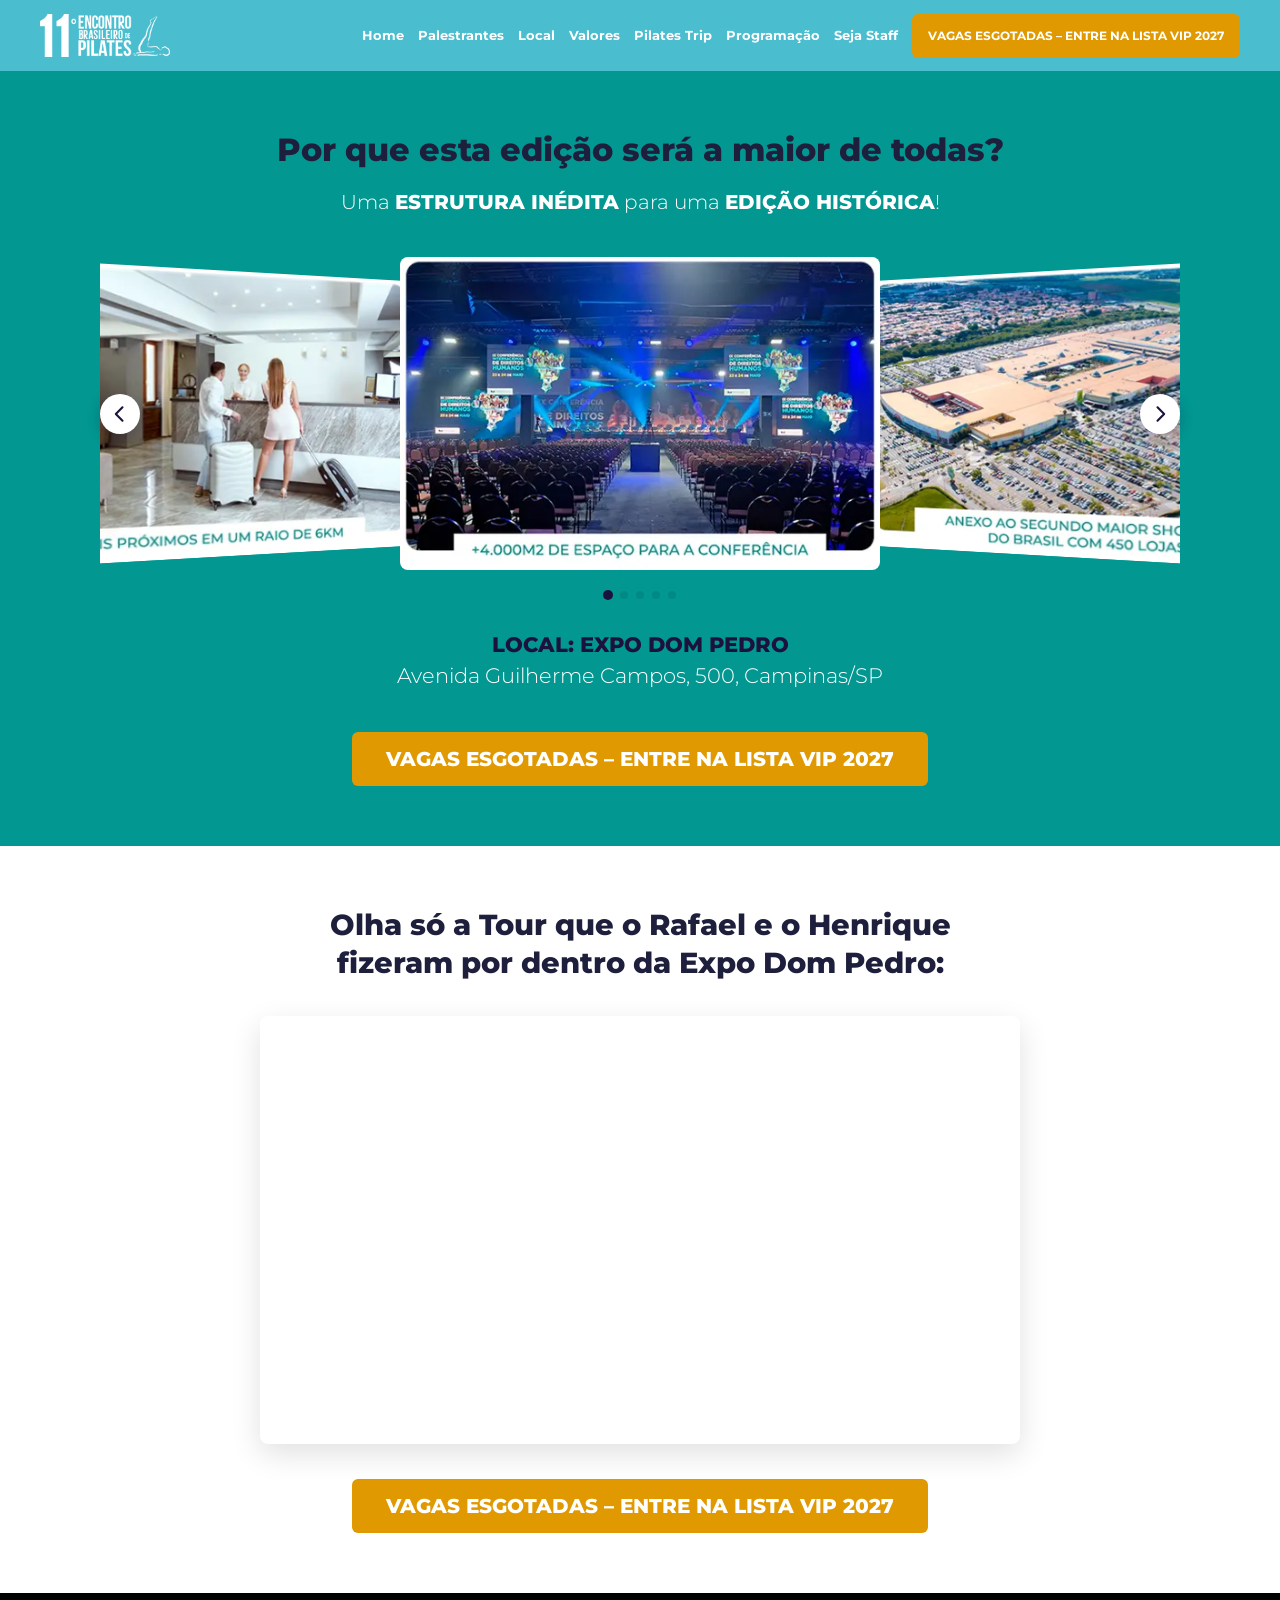
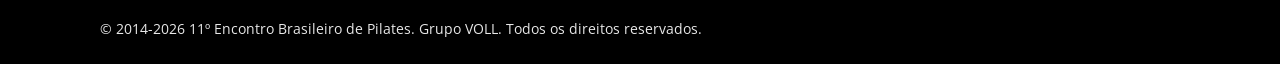
<file: local/index.html>
<!doctype html>
<html lang="pt-BR">
  <head>
    <meta charset="utf-8">
    <meta name="viewport" content="width=device-width, initial-scale=1">
    <meta name="robots" content="index, follow, max-image-preview:large">
    <meta name="theme-color" content="#1B123D">
    <meta name="format-detection" content="telephone=no">

    <title>Local | 11º Encontro Brasileiro de Pilates 2026</title>
    <meta name="description" content="O 11º Encontro Brasileiro de Pilates acontece na Expo Dom Pedro, em Campinas/SP — Avenida Guilherme Campos, 500. Conheça a estrutura do evento.">
    <link rel="canonical" href="https://encontropilates.com.br/lancamento2026/local/">

    <meta property="og:locale" content="pt_BR">
    <meta property="og:type" content="website">
    <meta property="og:title" content="Local | 11º Encontro Brasileiro de Pilates 2026">
    <meta property="og:description" content="O 11º Encontro Brasileiro de Pilates acontece na Expo Dom Pedro, em Campinas/SP — Avenida Guilherme Campos, 500. Conheça a estrutura do evento.">
    <meta property="og:url" content="https://encontropilates.com.br/lancamento2026/local/">
    <meta property="og:site_name" content="Encontro Brasileiro de Pilates">

    <meta name="twitter:card" content="summary">
    <meta name="twitter:title" content="Local | 11º Encontro Brasileiro de Pilates 2026">
    <meta name="twitter:description" content="O 11º Encontro Brasileiro de Pilates acontece na Expo Dom Pedro, em Campinas/SP — Avenida Guilherme Campos, 500. Conheça a estrutura do evento.">

    <link rel="icon" type="image/png" href="../assets/images/favicon-encontro-pilates.png">
    <link rel="apple-touch-icon" href="../assets/images/favicon-encontro-pilates.png">
    <link rel="preload" href="../assets/images/exit_popup_contagem_regressiva.webp" as="image" fetchpriority="high">

    <link rel="preconnect" href="https://fonts.googleapis.com">
    <link rel="preconnect" href="https://fonts.gstatic.com" crossorigin>
    <link rel="preload" href="https://fonts.googleapis.com/css2?family=Montserrat:wght@400;500;600;700;800&family=Open+Sans:wght@600;700;800&display=swap" as="style" onload="this.onload=null;this.rel='stylesheet'">
    <noscript><link href="https://fonts.googleapis.com/css2?family=Montserrat:wght@400;500;600;700;800&family=Open+Sans:wght@600;700;800&display=swap" rel="stylesheet"></noscript>
    <link rel="stylesheet" href="../assets/css/styles.min.css">
    <link rel="stylesheet" href="../assets/css/visual-alignment.css?v=20260810-6">
  </head>
  <body>
    <a class="skip-link" href="#conteudo-principal">Ir para o conteúdo principal</a>

    <header id="home" class="site-header">
      <div class="site-header__row row">
        <a class="site-header__brand" href="../" aria-label="11º Encontro Brasileiro de Pilates 2026">
          <img
            class="site-header__logo"
            src="../assets/images/logo-11-encontro-brasileiro-de-pilates-branco.png"
            alt="11º Encontro Brasileiro de Pilates"
            width="198"
            height="65"
          >
        </a>

        <button
          class="site-header__toggle"
          type="button"
          aria-label="Abrir menu"
          aria-controls="menu-principal"
          aria-expanded="false"
        >
          <span class="site-header__toggle-line"></span>
          <span class="site-header__toggle-line"></span>
          <span class="site-header__toggle-line"></span>
        </button>

        <nav id="menu-principal" class="site-nav" aria-label="Menu principal">
          <ul class="site-nav__list">
            <li class="site-nav__item"><a class="site-nav__link" href="../">Home</a></li>
            <li class="site-nav__item"><a class="site-nav__link" href="../palestrantes/">Palestrantes</a></li>
            <li class="site-nav__item"><a class="site-nav__link" href="./" aria-current="page">Local</a></li>
            <li class="site-nav__item"><a class="site-nav__link" href="../#ingressos">Valores</a></li>
            <li class="site-nav__item"><a class="site-nav__link" href="../pilates-trip/">Pilates Trip</a></li>
            <li class="site-nav__item"><a class="site-nav__link" href="../programacao/">Programação</a></li>
            <li class="site-nav__item"><a class="site-nav__link" href="../sejastaff/">Seja Staff</a></li>
            <li class="site-nav__item">
              <a class="site-nav__link site-nav__link--featured" href="https://materiais.vollpilates.com.br/encontro-brasileiro-de-pilates-2027-lista-de-espera?_gl=1*1efn9z1*_gcl_au*MTc5MjU5NTUzNS4xNzg0OTAwODE0*_ga*MTE5Njk5ODkxMC4xNzc2MTAzMDc0*_ga_9S2K7N5XCL*czE3ODYzODE4MDAkbzI4JGcxJHQxNzg2MzgyNDkyJGo2MCRsMCRoMA.." target="_blank" rel="noopener noreferrer">VAGAS ESGOTADAS – ENTRE NA LISTA VIP 2027</a>
            </li>
          </ul>
        </nav>
      </div>
    </header>

    <main id="conteudo-principal" class="site-main" tabindex="-1">
      <section id="local" class="local-section" aria-labelledby="local-title">
        <div class="local-section__row row">
          <h2 id="local-title" class="local-section__title">Por que esta edição será a maior de todas?</h2>

          <p class="local-section__text">Uma <strong>ESTRUTURA INÉDITA</strong> para uma <strong>EDIÇÃO HISTÓRICA</strong>!</p>

          <div class="carousel" role="group" aria-roledescription="carrossel" aria-label="Fotos da Expo Dom Pedro">
            <div class="carousel__viewport">
              <ul class="carousel__track">
                <li class="carousel__slide">
                  <img class="carousel__image" src="../assets/images/expodompedro01.webp" alt="Plenária montada na Expo Dom Pedro: mais de 4.000 m² de espaço para a conferência" width="732" height="478">
                </li>
                <li class="carousel__slide">
                  <img class="carousel__image" src="../assets/images/expodompedro02.webp" alt="Vista aérea do complexo: anexo ao segundo maior shopping do Brasil, com 450 lojas" width="732" height="478" loading="lazy">
                </li>
                <li class="carousel__slide">
                  <img class="carousel__image" src="../assets/images/expodompedro03.webp" alt="Fachada do Aeroporto Internacional de Viracopos, a menos de 30 minutos do evento" width="732" height="478" loading="lazy">
                </li>
                <li class="carousel__slide">
                  <img class="carousel__image" src="../assets/images/expodompedro04.webp" alt="Praça de alimentação do shopping, com 65 opções de alimentação" width="732" height="478" loading="lazy">
                </li>
                <li class="carousel__slide">
                  <img class="carousel__image" src="../assets/images/expodompedro05.webp" alt="Recepção de hotel: 34 hotéis próximos em um raio de 6 km" width="732" height="478" loading="lazy">
                </li>
              </ul>
            </div>

            <button class="carousel__control carousel__control--prev" type="button" aria-label="Foto anterior">
              <svg viewBox="0 0 24 24" aria-hidden="true" focusable="false"><path d="M15 4 7 12l8 8" fill="none" stroke="currentColor" stroke-width="2.5" stroke-linecap="round" stroke-linejoin="round"></path></svg>
            </button>

            <button class="carousel__control carousel__control--next" type="button" aria-label="Próxima foto">
              <svg viewBox="0 0 24 24" aria-hidden="true" focusable="false"><path d="M9 4l8 8-8 8" fill="none" stroke="currentColor" stroke-width="2.5" stroke-linecap="round" stroke-linejoin="round"></path></svg>
            </button>

            <div class="carousel__dots"></div>
          </div>

          <p class="local-section__address">
            LOCAL: EXPO DOM PEDRO<br>
            <span>Avenida Guilherme Campos, 500, Campinas/SP</span>
          </p>

          <a class="cta-button local-section__cta" href="https://materiais.vollpilates.com.br/encontro-brasileiro-de-pilates-2027-lista-de-espera?_gl=1*1efn9z1*_gcl_au*MTc5MjU5NTUzNS4xNzg0OTAwODE0*_ga*MTE5Njk5ODkxMC4xNzc2MTAzMDc0*_ga_9S2K7N5XCL*czE3ODYzODE4MDAkbzI4JGcxJHQxNzg2MzgyNDkyJGo2MCRsMCRoMA.." target="_blank" rel="noopener noreferrer">VAGAS ESGOTADAS – ENTRE NA LISTA VIP 2027</a>
        </div>
      </section>

      <section id="video-tour" class="video-tour-section" aria-labelledby="video-tour-title">
        <div class="video-tour-section__row row">
          <h2 id="video-tour-title" class="video-tour-section__title">Olha só a Tour que o Rafael e o Henrique<br> fizeram por dentro da Expo Dom Pedro:</h2>

          <div class="video-tour-section__wrapper">
            <iframe
              class="video-tour-section__iframe"
              data-src="https://www.youtube.com/embed/87tB_eIGaoM?embeds_referring_euri=https%3A%2F%2Fencontropilates.com.br%2F&amp;embeds_referring_origin=https%3A%2F%2Fencontropilates.com.br"
              title="Tour Expo Dom Pedro - Encontro Brasileiro de Pilates 2026"
              loading="lazy"
              allow="accelerometer; autoplay; clipboard-write; encrypted-media; gyroscope; picture-in-picture; web-share"
              referrerpolicy="strict-origin-when-cross-origin"
              allowfullscreen
            ></iframe>
          </div>

          <a class="cta-button video-tour-section__cta" href="https://materiais.vollpilates.com.br/encontro-brasileiro-de-pilates-2027-lista-de-espera?_gl=1*1efn9z1*_gcl_au*MTc5MjU5NTUzNS4xNzg0OTAwODE0*_ga*MTE5Njk5ODkxMC4xNzc2MTAzMDc0*_ga_9S2K7N5XCL*czE3ODYzODE4MDAkbzI4JGcxJHQxNzg2MzgyNDkyJGo2MCRsMCRoMA.." target="_blank" rel="noopener noreferrer">VAGAS ESGOTADAS – ENTRE NA LISTA VIP 2027</a>
        </div>
      </section>
    </main>

    <footer class="site-footer">
      <div class="site-footer__row row">
        <div class="site-footer__text">© 2014-2026 11º Encontro Brasileiro de Pilates. Grupo VOLL. Todos os direitos reservados.</div>
      </div>
    </footer>

    <div class="form-modal" id="modal-inscricao" role="dialog" aria-modal="true" aria-labelledby="modal-inscricao-title" hidden>
      <div class="form-modal__box">
        <button class="form-modal__close" type="button" aria-label="Fechar formulário">&times;</button>

        <h2 id="modal-inscricao-title" class="form-modal__title">
          Você está a um passo de adquirir seu ingresso para o Encontro 2026.
          <span>Preencha os dados abaixo:</span>
        </h2>

        <form class="form-modal__form" action="#" data-placeholder="true">
          <div class="form-modal__field">
            <label class="form-modal__label" for="inscricao-nome">Nome*</label>
            <input class="form-modal__input" id="inscricao-nome" name="name" type="text" placeholder="Digite seu nome" required autocomplete="name">
          </div>

          <div class="form-modal__field">
            <label class="form-modal__label" for="inscricao-email">Email*</label>
            <input class="form-modal__input" id="inscricao-email" name="email" type="email" placeholder="Digite seu email" required autocomplete="email">
          </div>

          <div class="form-modal__field">
            <label class="form-modal__label" for="inscricao-telefone">Telefone*</label>
            <input class="form-modal__input" id="inscricao-telefone" name="personal_phone" type="tel" placeholder="Digite seu telefone" required autocomplete="tel">
          </div>

          <button class="cta-button form-modal__submit" type="submit">GARANTIR MEU INGRESSO</button>

          <p class="form-modal__note" role="status">Formulário em configuração — integração de envio será ativada em breve.</p>
        </form>
      </div>
    </div>

    <script>
      (() => {
        const iframe = document.querySelector(".video-tour-section__iframe[data-src]");
        if (!iframe) return;

        const loadVideo = () => {
          iframe.src = iframe.dataset.src;
          iframe.removeAttribute("data-src");
        };

        if (!("IntersectionObserver" in window)) {
          loadVideo();
          return;
        }

        const observer = new IntersectionObserver((entries) => {
          if (!entries.some((entry) => entry.isIntersecting)) return;
          observer.disconnect();
          loadVideo();
        });

        observer.observe(iframe);
      })();
    </script>
    <script src="../assets/js/main.min.js" defer></script>
  </body>
</html>
</file>
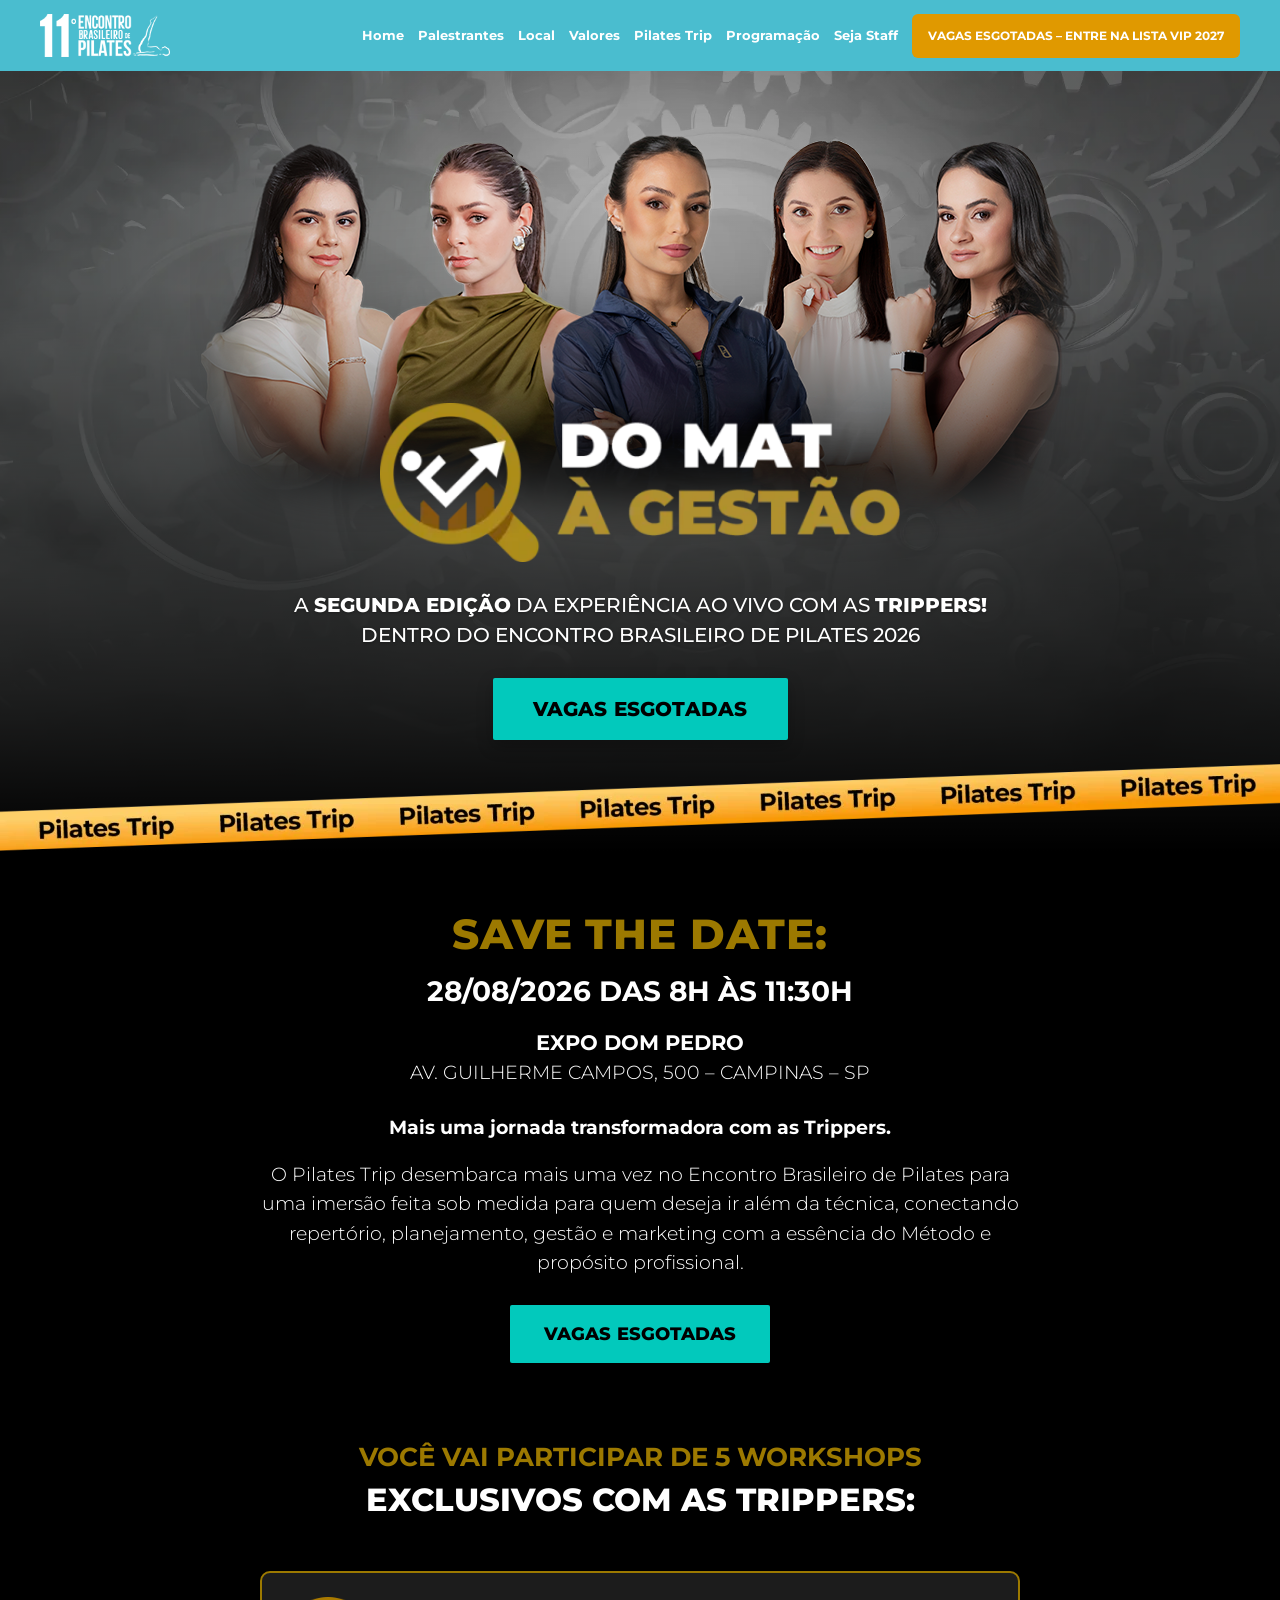
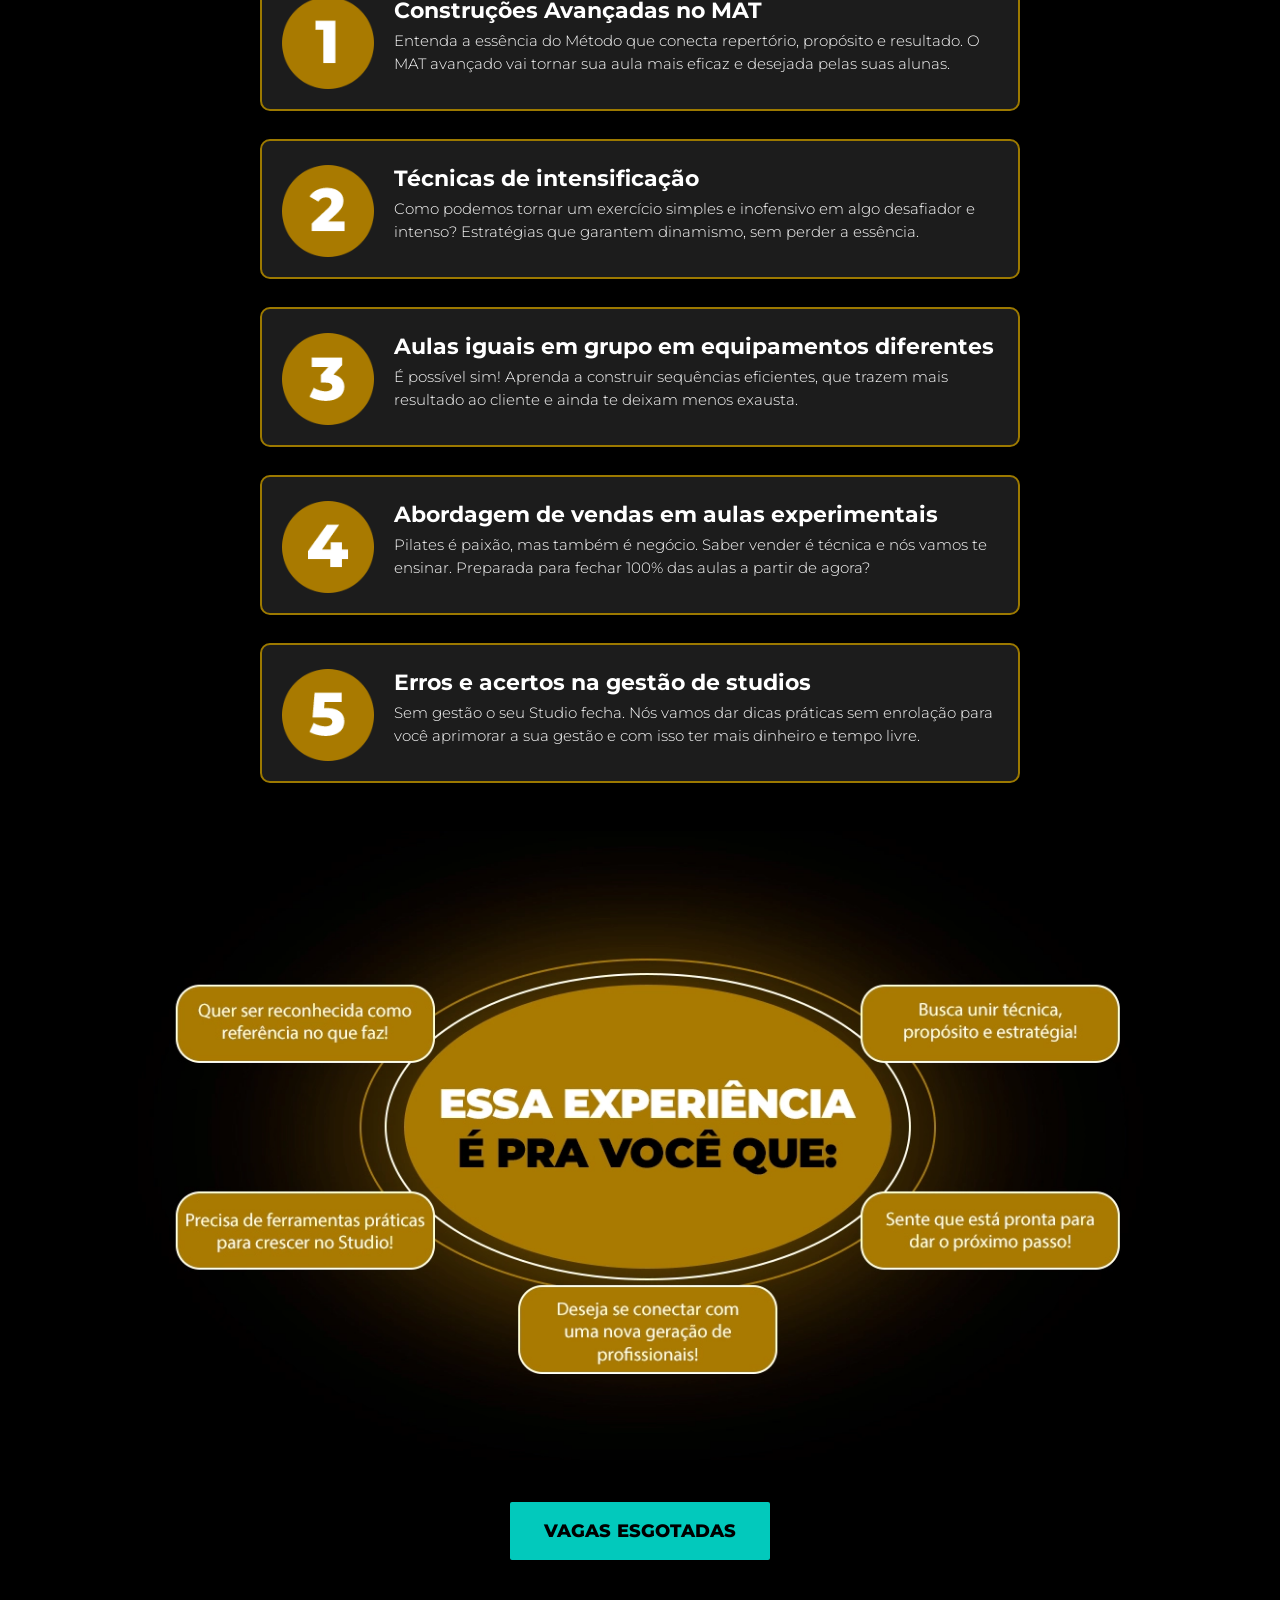
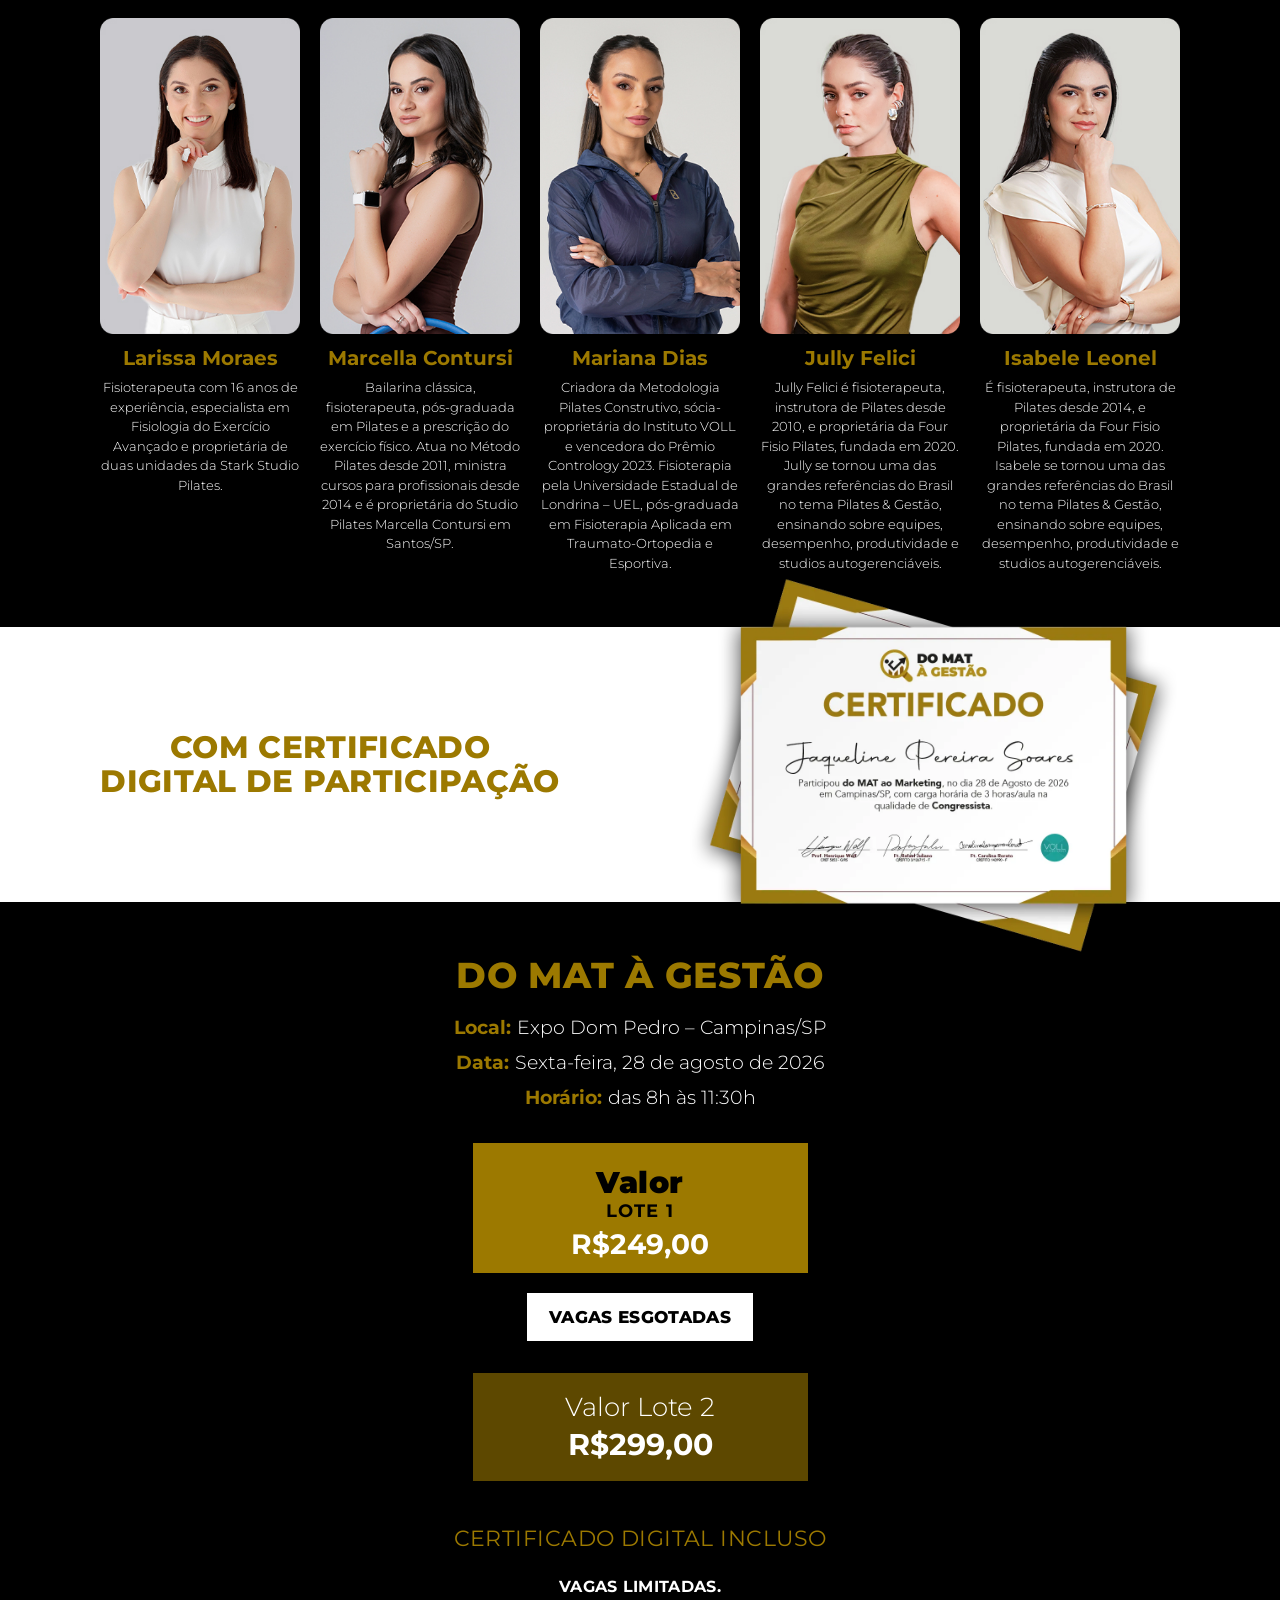
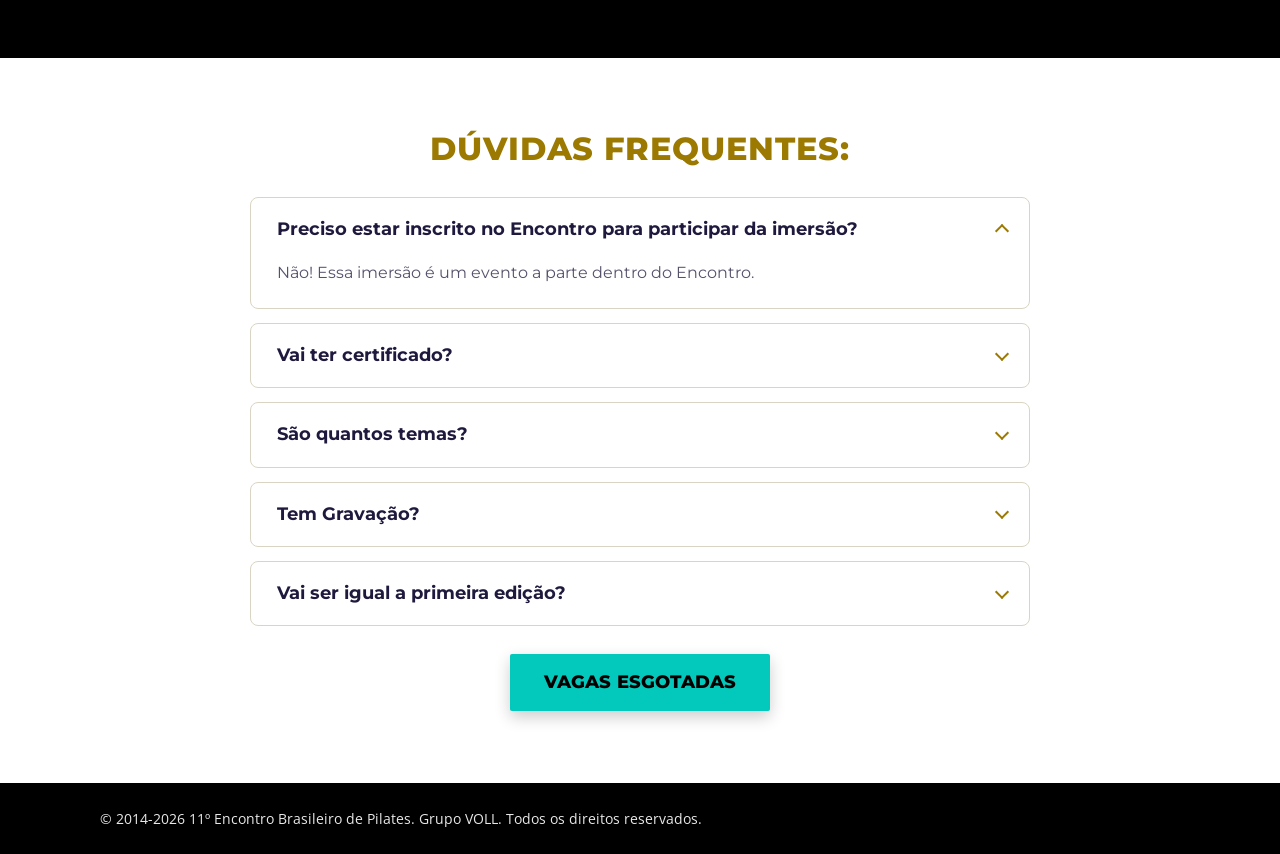
<file: pilates-trip/index.html>
<!doctype html>
<html lang="pt-BR">
  <head>
    <meta charset="utf-8">
    <meta name="viewport" content="width=device-width, initial-scale=1">
    <meta name="robots" content="index, follow, max-image-preview:large">
    <meta name="theme-color" content="#1B123D">
    <meta name="format-detection" content="telephone=no">

    <title>Pilates Trip | 11º Encontro Brasileiro de Pilates 2026</title>
    <meta name="description" content="Pilates Trip — a experiência ao vivo com as Trippers dentro do 11º Encontro Brasileiro de Pilates 2026. 28 de agosto, das 8h às 11h30, na Expo Dom Pedro em Campinas/SP.">
    <link rel="canonical" href="https://encontropilates.com.br/lancamento2026/pilates-trip/">

    <meta property="og:locale" content="pt_BR">
    <meta property="og:type" content="website">
    <meta property="og:title" content="Pilates Trip | 11º Encontro Brasileiro de Pilates 2026">
    <meta property="og:description" content="Pilates Trip — a experiência ao vivo com as Trippers dentro do 11º Encontro Brasileiro de Pilates 2026.">
    <meta property="og:url" content="https://encontropilates.com.br/lancamento2026/pilates-trip/">
    <meta property="og:site_name" content="Encontro Brasileiro de Pilates">

    <meta name="twitter:card" content="summary">
    <meta name="twitter:title" content="Pilates Trip | 11º Encontro Brasileiro de Pilates 2026">
    <meta name="twitter:description" content="Pilates Trip — a experiência ao vivo com as Trippers dentro do 11º Encontro Brasileiro de Pilates 2026.">

    <link rel="icon" type="image/png" href="../assets/images/favicon-encontro-pilates.png">
    <link rel="apple-touch-icon" href="../assets/images/favicon-encontro-pilates.png">
    <link rel="preload" href="./assets/images/engrenagensfumaca.webp" as="image" fetchpriority="high">
    <link rel="preload" href="./assets/images/palestrantes_trip_encontro4-mobile.webp" as="image" media="(max-width: 767px)" fetchpriority="high">

    <link rel="preconnect" href="https://fonts.googleapis.com">
    <link rel="preconnect" href="https://fonts.gstatic.com" crossorigin>
    <link rel="preload" href="https://fonts.googleapis.com/css2?family=Montserrat:wght@400;500;600;700;800&family=Open+Sans:wght@600;700;800&display=swap" as="style" onload="this.onload=null;this.rel='stylesheet'">
    <noscript><link href="https://fonts.googleapis.com/css2?family=Montserrat:wght@400;500;600;700;800&family=Open+Sans:wght@600;700;800&display=swap" rel="stylesheet"></noscript>
    <link rel="stylesheet" href="../assets/css/styles.min.css">
    <link rel="stylesheet" href="../assets/css/visual-alignment.css?v=20260810-6">
  </head>
  <body>
    <a class="skip-link" href="#conteudo-principal">Ir para o conteúdo principal</a>

    <header id="home" class="site-header">
      <div class="site-header__row row">
        <a class="site-header__brand" href="../" aria-label="11º Encontro Brasileiro de Pilates 2026">
          <img
            class="site-header__logo"
            src="../assets/images/logo-11-encontro-brasileiro-de-pilates-branco.png"
            alt="11º Encontro Brasileiro de Pilates"
            width="198"
            height="65"
          >
        </a>

        <button
          class="site-header__toggle"
          type="button"
          aria-label="Abrir menu"
          aria-controls="menu-principal"
          aria-expanded="false"
        >
          <span class="site-header__toggle-line"></span>
          <span class="site-header__toggle-line"></span>
          <span class="site-header__toggle-line"></span>
        </button>

        <nav id="menu-principal" class="site-nav" aria-label="Menu principal">
          <ul class="site-nav__list">
            <li class="site-nav__item"><a class="site-nav__link" href="../">Home</a></li>
            <li class="site-nav__item"><a class="site-nav__link" href="../palestrantes/">Palestrantes</a></li>
            <li class="site-nav__item"><a class="site-nav__link" href="../local/">Local</a></li>
            <li class="site-nav__item"><a class="site-nav__link" href="../#ingressos">Valores</a></li>
            <li class="site-nav__item"><a class="site-nav__link" href="./" aria-current="page">Pilates Trip</a></li>
            <li class="site-nav__item"><a class="site-nav__link" href="../programacao/">Programação</a></li>
            <li class="site-nav__item"><a class="site-nav__link" href="../sejastaff/">Seja Staff</a></li>
            <li class="site-nav__item">
              <a class="site-nav__link site-nav__link--featured" href="https://materiais.vollpilates.com.br/encontro-brasileiro-de-pilates-2027-lista-de-espera?_gl=1*1efn9z1*_gcl_au*MTc5MjU5NTUzNS4xNzg0OTAwODE0*_ga*MTE5Njk5ODkxMC4xNzc2MTAzMDc0*_ga_9S2K7N5XCL*czE3ODYzODE4MDAkbzI4JGcxJHQxNzg2MzgyNDkyJGo2MCRsMCRoMA.." target="_blank" rel="noopener noreferrer">VAGAS ESGOTADAS – ENTRE NA LISTA VIP 2027</a>
            </li>
          </ul>
        </nav>
      </div>
    </header>

    <main id="conteudo-principal" class="site-main" tabindex="-1">
      <section class="trip-hero" aria-labelledby="trip-hero-title" style="background-image: url('./assets/images/engrenagensfumaca.webp');">
        <div class="trip-hero__row row">
          <img
            class="trip-hero__foto"
            src="./assets/images/palestrantes_trip_encontro4.webp"
            srcset="./assets/images/palestrantes_trip_encontro4-mobile.webp 640w, ./assets/images/palestrantes_trip_encontro4.webp 900w"
            sizes="(max-width: 767px) 100vw, 900px"
            alt="Trippers do Pilates Trip: cinco mulheres que conduzem a imersão"
            width="900"
            height="470"
            loading="eager"
            fetchpriority="high"
          >

          <img
            class="trip-hero__logo"
            src="./assets/images/LOGO-480x147.webp"
            alt="Pilates Trip"
            width="480"
            height="147"
            loading="eager"
          >

          <h1 id="trip-hero-title" class="trip-hero__titulo">
            A <strong>SEGUNDA EDIÇÃO</strong> DA EXPERIÊNCIA AO VIVO COM AS <strong>TRIPPERS!</strong><br>
            DENTRO DO ENCONTRO BRASILEIRO DE PILATES 2026
          </h1>

          <span class="trip-hero__cta trip-sold-out" aria-disabled="true">VAGAS ESGOTADAS</span>
        </div>

        <img
          class="trip-hero__faixa"
          src="./assets/images/faixa_pilatestrip2025-1280x87.webp"
          srcset="./assets/images/faixa_pilatestrip2025-mobile.webp 768w, ./assets/images/faixa_pilatestrip2025-1280x87.webp 1280w"
          sizes="100vw"
          alt=""
          width="1280"
          height="87"
          loading="lazy"
          aria-hidden="true"
        >
      </section>

      <section class="trip-save" aria-labelledby="trip-save-title">
        <div class="trip-save__row row">
          <h2 id="trip-save-title" class="trip-save__title">SAVE THE DATE:</h2>
          <h3 class="trip-save__data">28/08/2026 DAS 8H ÀS 11:30H</h3>
          <p class="trip-save__local"><strong>EXPO DOM PEDRO</strong><br>AV. GUILHERME CAMPOS, 500 – CAMPINAS – SP</p>

          <p class="trip-save__lead"><strong>Mais uma jornada transformadora com as Trippers.</strong></p>
          <p class="trip-save__desc">O Pilates Trip desembarca mais uma vez no Encontro Brasileiro de Pilates para uma imersão feita sob medida para quem deseja ir além da técnica, conectando repertório, planejamento, gestão e marketing com a essência do Método e propósito profissional.</p>

          <span class="trip-save__cta trip-sold-out" aria-disabled="true">VAGAS ESGOTADAS</span>

          <p class="trip-save__workshops-titulo">VOCÊ VAI PARTICIPAR DE 5 WORKSHOPS<br><span>EXCLUSIVOS COM AS TRIPPERS:</span></p>

          <ul class="trip-workshops">
            <li class="trip-workshop">
              <img class="trip-workshop__icon" src="./assets/images/icon01.png" alt="" width="100" height="100" loading="lazy">
              <div class="trip-workshop__conteudo">
                <h3 class="trip-workshop__titulo">Construções Avançadas no MAT</h3>
                <p class="trip-workshop__texto">Entenda a essência do Método que conecta repertório, propósito e resultado. O MAT avançado vai tornar sua aula mais eficaz e desejada pelas suas alunas.</p>
              </div>
            </li>
            <li class="trip-workshop">
              <img class="trip-workshop__icon" src="./assets/images/icon02.png" alt="" width="100" height="100" loading="lazy">
              <div class="trip-workshop__conteudo">
                <h3 class="trip-workshop__titulo">Técnicas de intensificação</h3>
                <p class="trip-workshop__texto">Como podemos tornar um exercício simples e inofensivo em algo desafiador e intenso? Estratégias que garantem dinamismo, sem perder a essência.</p>
              </div>
            </li>
            <li class="trip-workshop">
              <img class="trip-workshop__icon" src="./assets/images/icon03.png" alt="" width="100" height="100" loading="lazy">
              <div class="trip-workshop__conteudo">
                <h3 class="trip-workshop__titulo">Aulas iguais em grupo em equipamentos diferentes</h3>
                <p class="trip-workshop__texto">É possível sim! Aprenda a construir sequências eficientes, que trazem mais resultado ao cliente e ainda te deixam menos exausta.</p>
              </div>
            </li>
            <li class="trip-workshop">
              <img class="trip-workshop__icon" src="./assets/images/icon04.png" alt="" width="100" height="100" loading="lazy">
              <div class="trip-workshop__conteudo">
                <h3 class="trip-workshop__titulo">Abordagem de vendas em aulas experimentais</h3>
                <p class="trip-workshop__texto">Pilates é paixão, mas também é negócio. Saber vender é técnica e nós vamos te ensinar. Preparada para fechar 100% das aulas a partir de agora?</p>
              </div>
            </li>
            <li class="trip-workshop">
              <img class="trip-workshop__icon" src="./assets/images/icon05.png" alt="" width="100" height="100" loading="lazy">
              <div class="trip-workshop__conteudo">
                <h3 class="trip-workshop__titulo">Erros e acertos na gestão de studios</h3>
                <p class="trip-workshop__texto">Sem gestão o seu Studio fecha. Nós vamos dar dicas práticas sem enrolação para você aprimorar a sua gestão e com isso ter mais dinheiro e tempo livre.</p>
              </div>
            </li>
          </ul>

          <img class="trip-save__banner" src="./assets/images/nova_experiencia.webp" srcset="./assets/images/nova_experiencia-mobile.webp 640w, ./assets/images/nova_experiencia.webp 1039w" sizes="(max-width: 767px) 100vw, 1005px" alt="Trippers apresentando a nova experiência do Pilates Trip" width="1005" height="630" loading="lazy">

          <span class="trip-save__cta trip-save__cta--repeat trip-sold-out" aria-disabled="true">VAGAS ESGOTADAS</span>

          <ul class="trip-trippers">
            <li class="trip-tripper">
              <picture style="display: contents;">
                <source media="(max-width: 767px)" srcset="./assets/images/palestrante_trip_larissa.webp">
                <img class="trip-tripper__foto" src="./assets/images/palestrante_trip_larissa.jpg" alt="Larissa Moraes" width="216" height="341" loading="lazy">
              </picture>
              <h4 class="trip-tripper__nome">Larissa Moraes</h4>
              <p class="trip-tripper__bio">Fisioterapeuta com 16 anos de experiência, especialista em Fisiologia do Exercício Avançado e proprietária de duas unidades da Stark Studio Pilates.</p>
            </li>
            <li class="trip-tripper">
              <picture style="display: contents;">
                <source media="(max-width: 767px)" srcset="./assets/images/palestrante_trip_marcela.webp">
                <img class="trip-tripper__foto" src="./assets/images/palestrante_trip_marcela.jpg" alt="Marcella Contursi" width="216" height="341" loading="lazy">
              </picture>
              <h4 class="trip-tripper__nome">Marcella Contursi</h4>
              <p class="trip-tripper__bio">Bailarina clássica, fisioterapeuta, pós-graduada em Pilates e a prescrição do exercício físico. Atua no Método Pilates desde 2011, ministra cursos para profissionais desde 2014 e é proprietária do Studio Pilates Marcella Contursi em Santos/SP.</p>
            </li>
            <li class="trip-tripper">
              <picture style="display: contents;">
                <source media="(max-width: 767px)" srcset="./assets/images/palestrante_trip_mariana.webp">
                <img class="trip-tripper__foto" src="./assets/images/palestrante_trip_mariana.jpg" alt="Mariana Dias" width="216" height="341" loading="lazy">
              </picture>
              <h4 class="trip-tripper__nome">Mariana Dias</h4>
              <p class="trip-tripper__bio">Criadora da Metodologia Pilates Construtivo, sócia-proprietária do Instituto VOLL e vencedora do Prêmio Contrology 2023. Fisioterapia pela Universidade Estadual de Londrina – UEL, pós-graduada em Fisioterapia Aplicada em Traumato-Ortopedia e Esportiva.</p>
            </li>
            <li class="trip-tripper">
              <picture style="display: contents;">
                <source media="(max-width: 767px)" srcset="./assets/images/palestrante_trip_jully.webp">
                <img class="trip-tripper__foto" src="./assets/images/palestrante_trip_jully.jpg" alt="Jully Felici" width="216" height="341" loading="lazy">
              </picture>
              <h4 class="trip-tripper__nome">Jully Felici</h4>
              <p class="trip-tripper__bio">Jully Felici é fisioterapeuta, instrutora de Pilates desde 2010, e proprietária da Four Fisio Pilates, fundada em 2020. Jully se tornou uma das grandes referências do Brasil no tema Pilates &amp; Gestão, ensinando sobre equipes, desempenho, produtividade e studios autogerenciáveis.</p>
            </li>
            <li class="trip-tripper">
              <picture style="display: contents;">
                <source media="(max-width: 767px)" srcset="./assets/images/palestrante_trip_isabele.webp">
                <img class="trip-tripper__foto" src="./assets/images/palestrante_trip_isabele.jpg" alt="Isabele Leonel" width="216" height="341" loading="lazy">
              </picture>
              <h4 class="trip-tripper__nome">Isabele Leonel</h4>
              <p class="trip-tripper__bio">É fisioterapeuta, instrutora de Pilates desde 2014, e proprietária da Four Fisio Pilates, fundada em 2020. Isabele se tornou uma das grandes referências do Brasil no tema Pilates &amp; Gestão, ensinando sobre equipes, desempenho, produtividade e studios autogerenciáveis.</p>
            </li>
          </ul>
        </div>
      </section>

      <section class="trip-cert" aria-labelledby="trip-cert-title">
        <div class="trip-cert__row row">
          <h2 id="trip-cert-title" class="trip-cert__title">COM CERTIFICADO<br>DIGITAL DE PARTICIPAÇÃO</h2>
          <img
            class="trip-cert__img"
            src="./assets/images/mockup_certificado_do_mat_a_gestao.webp"
            alt="Mockup do certificado digital do curso Do MAT à Gestão"
            width="495"
            height="495"
            loading="lazy"
          >
        </div>
      </section>

      <section class="trip-mat" aria-labelledby="trip-mat-title">
        <div class="trip-mat__row row">
          <h2 id="trip-mat-title" class="trip-mat__title">DO MAT À GESTÃO</h2>

          <dl class="trip-mat__detalhes">
            <div class="trip-mat__linha"><dt>Local:</dt><dd>Expo Dom Pedro – Campinas/SP</dd></div>
            <div class="trip-mat__linha"><dt>Data:</dt><dd>Sexta-feira, 28 de agosto de 2026</dd></div>
            <div class="trip-mat__linha"><dt>Horário:</dt><dd>das 8h às 11:30h</dd></div>
          </dl>

          <div class="trip-lote">
            <div class="trip-lote__valor">Valor</div>
            <div class="trip-lote__marca">LOTE 1</div>
            <div class="trip-lote__preco">R$249,00</div>
          </div>

          <span class="trip-mat__cta trip-sold-out" aria-disabled="true">VAGAS ESGOTADAS</span>

          <div class="trip-lote2">
            <p class="trip-lote2__valor">Valor Lote 2</p>
            <p class="trip-lote2__preco">R$299,00</p>
          </div>

          <p class="trip-mat__certificado">CERTIFICADO DIGITAL INCLUSO</p>
          <p class="trip-mat__vagas">VAGAS LIMITADAS.</p>
        </div>
      </section>

      <section class="trip-faq" aria-labelledby="trip-faq-title">
        <div class="trip-faq__row row">
          <h2 id="trip-faq-title" class="trip-faq__title">DÚVIDAS FREQUENTES:</h2>

          <div class="trip-faq__lista">
            <details class="trip-faq-item" open>
              <summary class="trip-faq-item__pergunta">Preciso estar inscrito no Encontro para participar da imersão?</summary>
              <div class="trip-faq-item__resposta"><p>Não! Essa imersão é um evento a parte dentro do Encontro.</p></div>
            </details>

            <details class="trip-faq-item">
              <summary class="trip-faq-item__pergunta">Vai ter certificado?</summary>
              <div class="trip-faq-item__resposta"><p>Sim, todos os participantes recebem um certificado digital ao final da imersão.</p></div>
            </details>

            <details class="trip-faq-item">
              <summary class="trip-faq-item__pergunta">São quantos temas?</summary>
              <div class="trip-faq-item__resposta"><p>Cinco ao todo.</p></div>
            </details>

            <details class="trip-faq-item">
              <summary class="trip-faq-item__pergunta">Tem Gravação?</summary>
              <div class="trip-faq-item__resposta"><p>Você pode comprar a gravação a parte por apenas R$99 e ter acesso por 10 anos. Compre a gravação no momento da sua inscrição.</p></div>
            </details>

            <details class="trip-faq-item">
              <summary class="trip-faq-item__pergunta">Vai ser igual a primeira edição?</summary>
              <div class="trip-faq-item__resposta"><p>Não! Totalmente diferente e inovador!</p></div>
            </details>
          </div>

          <span class="trip-faq__cta trip-sold-out" aria-disabled="true">VAGAS ESGOTADAS</span>
        </div>
      </section>
    </main>

    <footer class="site-footer">
      <div class="site-footer__row row">
        <div class="site-footer__text">© 2014-2026 11º Encontro Brasileiro de Pilates. Grupo VOLL. Todos os direitos reservados.</div>
      </div>
    </footer>

    <script src="../assets/js/main.min.js" defer></script>
  </body>
</html>
</file>
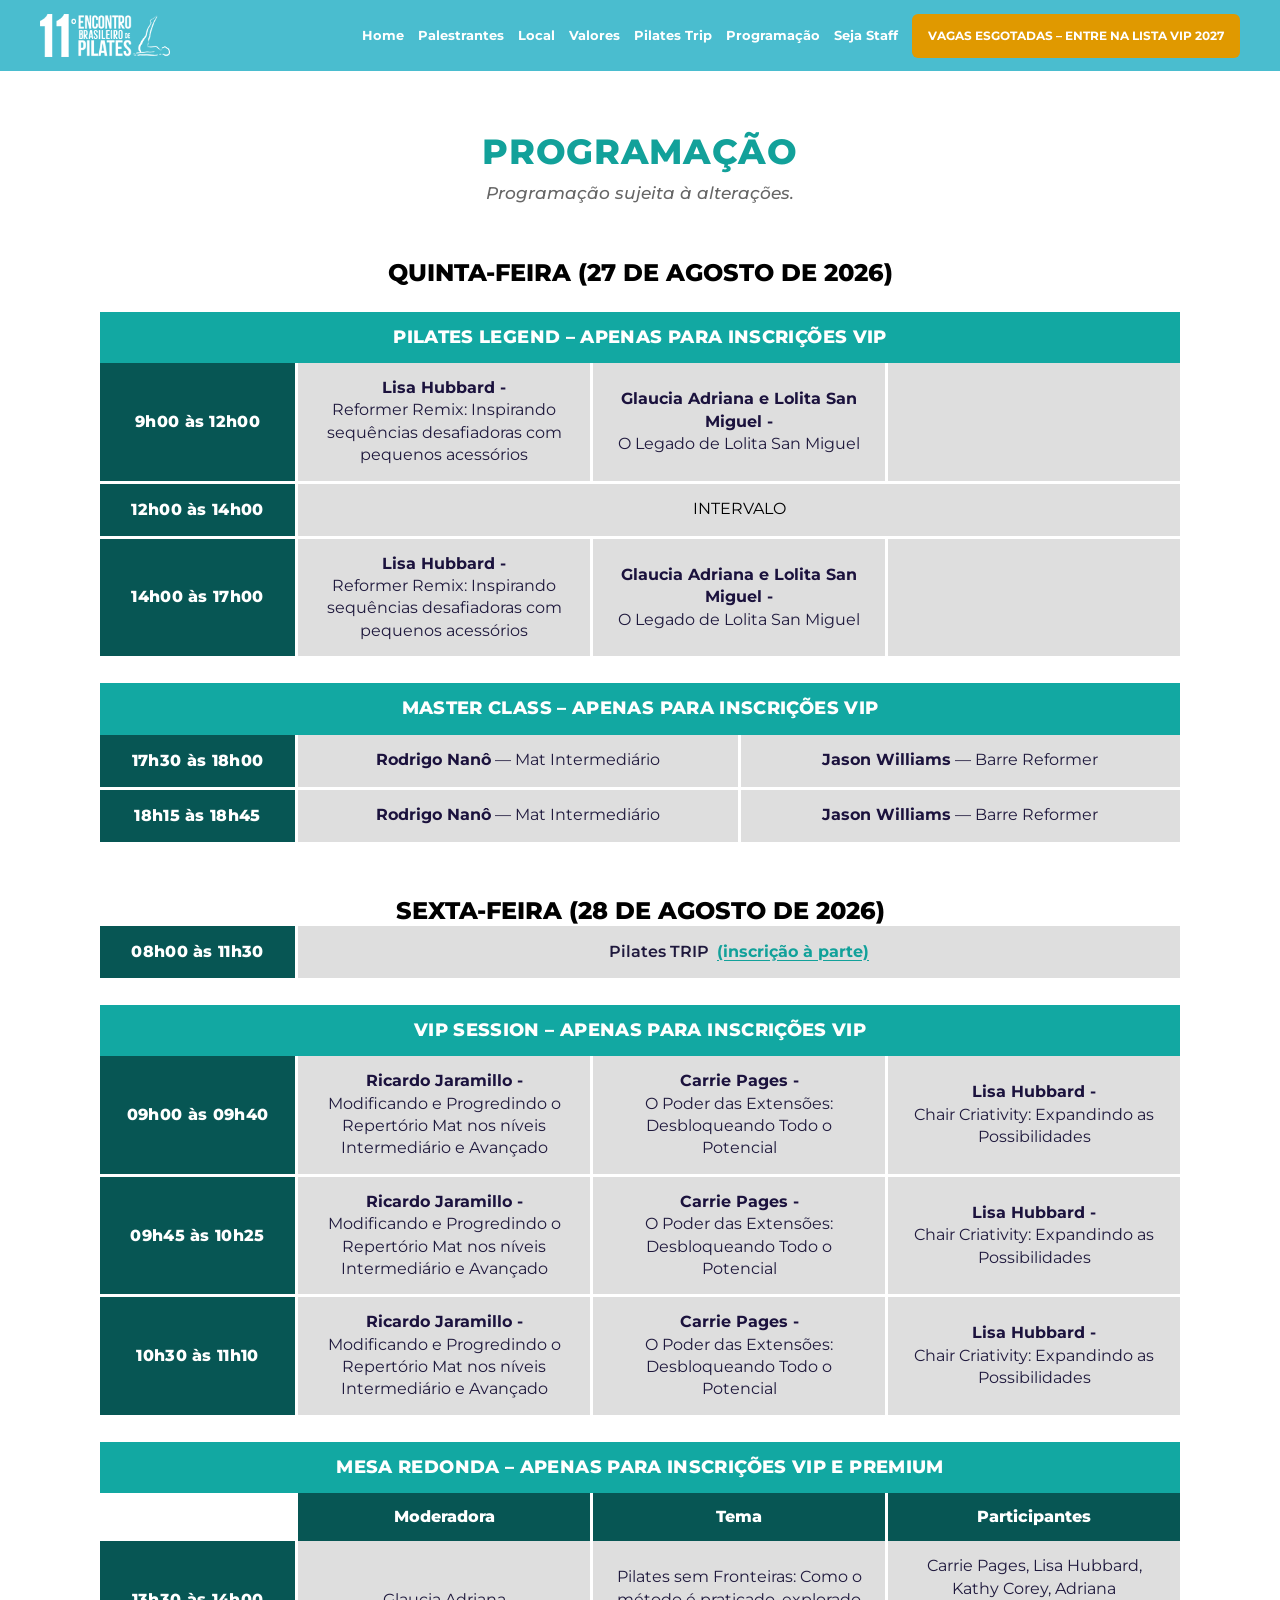
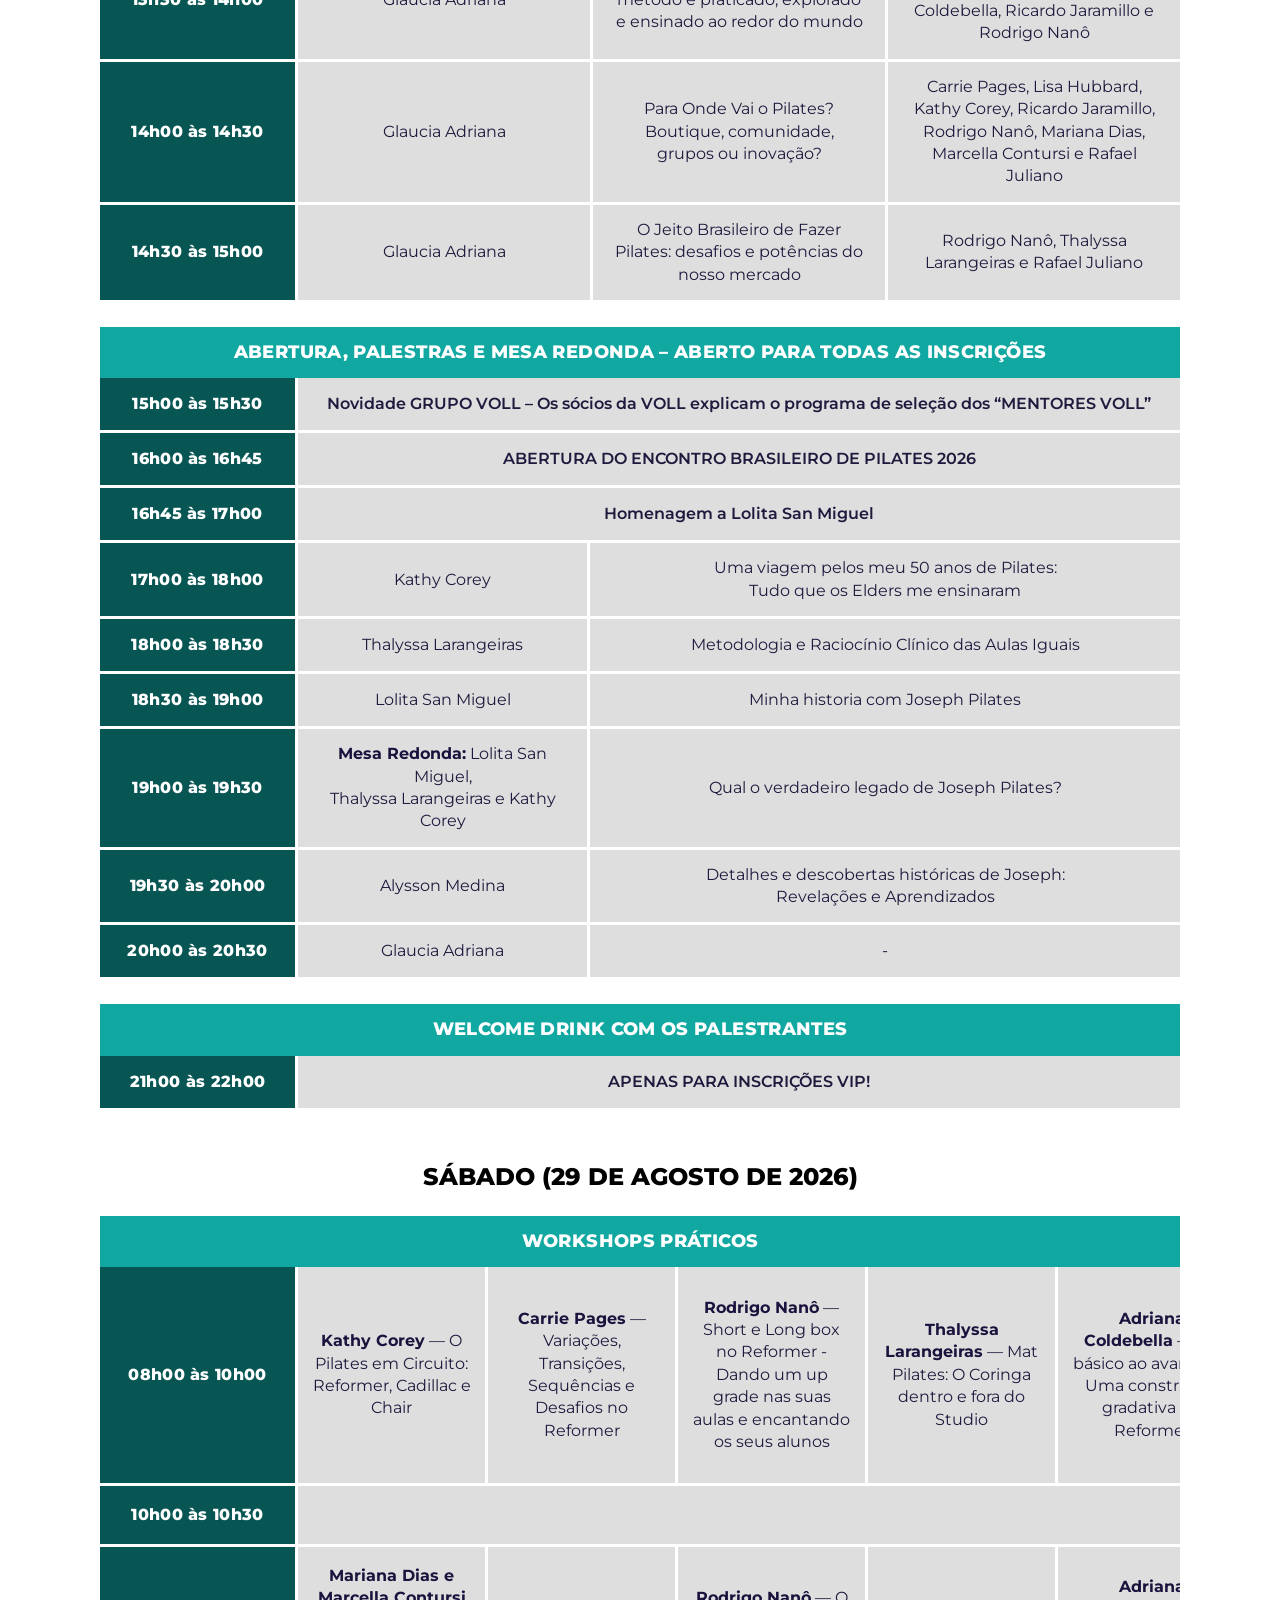
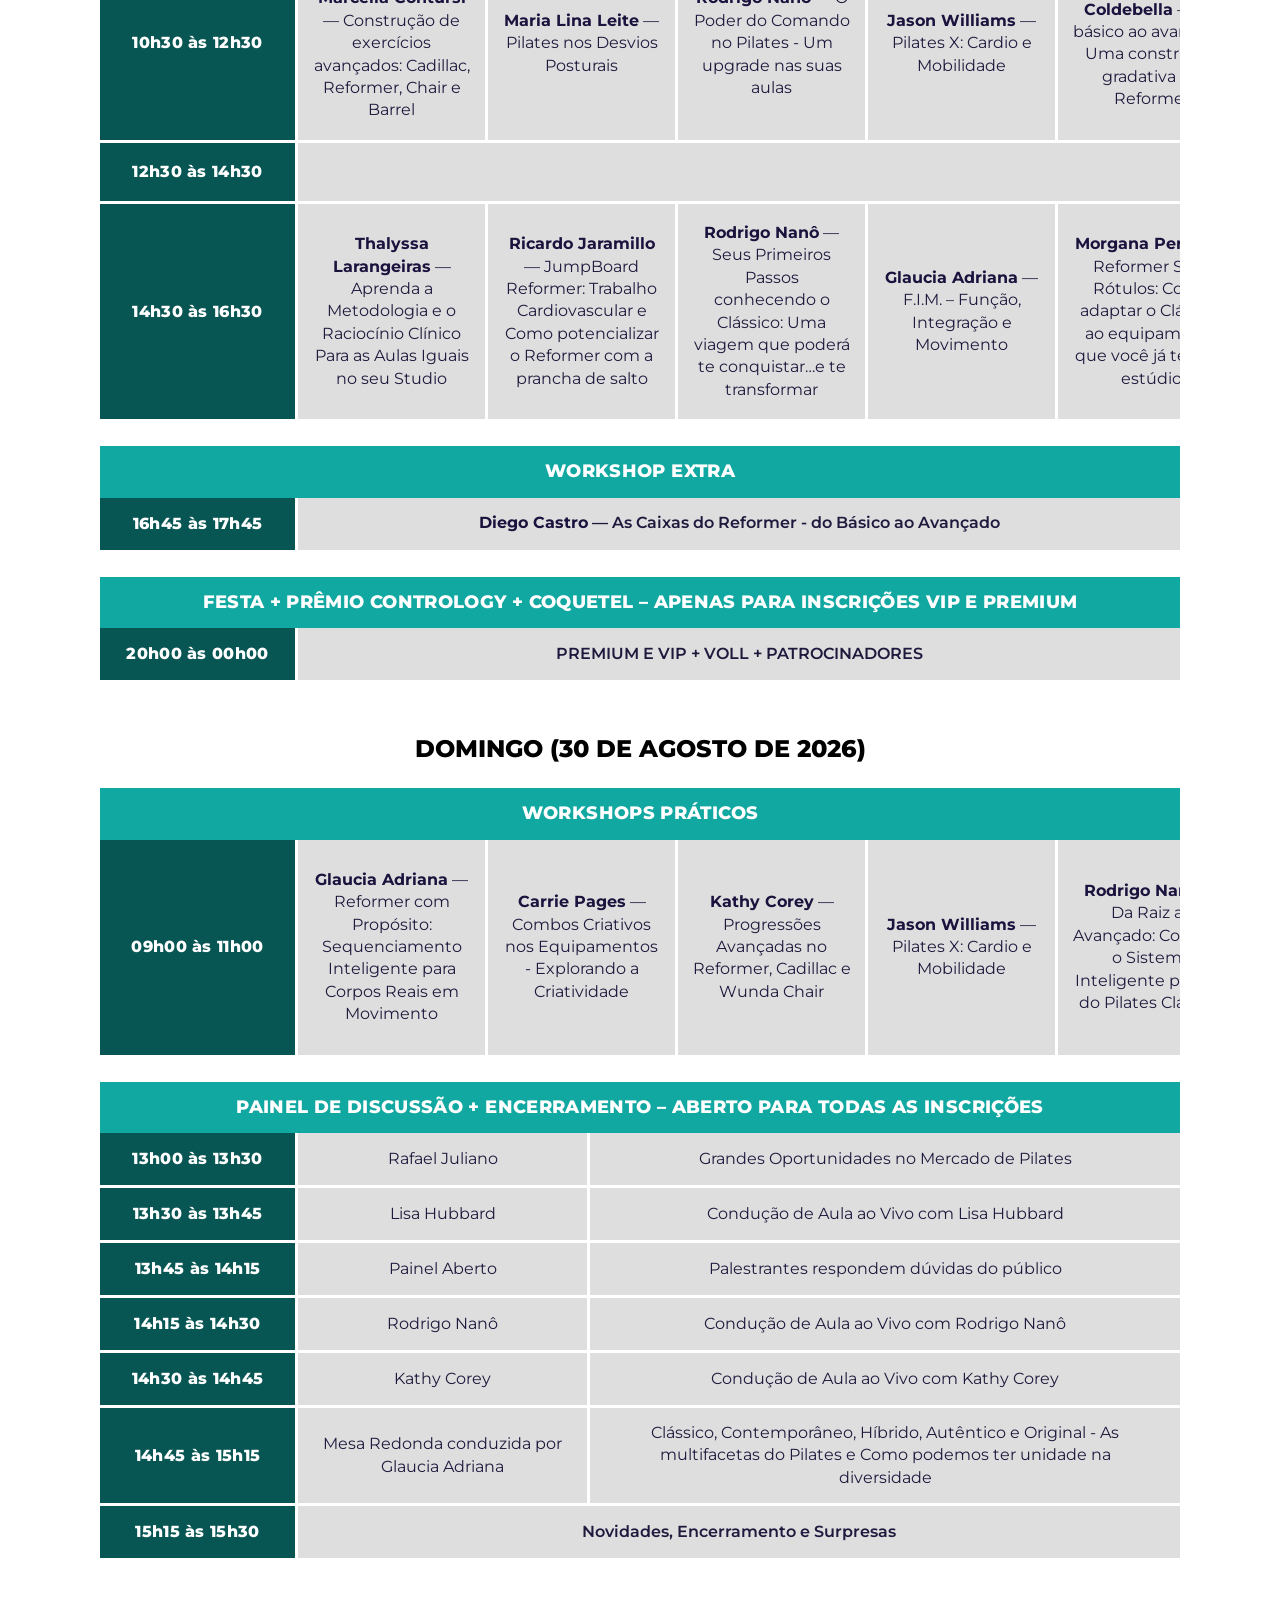
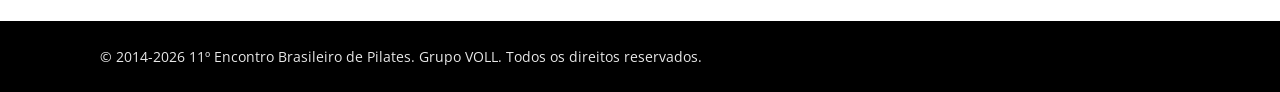
<file: programacao/index.html>
<!doctype html>
<html lang="pt-BR">
  <head>
    <meta charset="utf-8">
    <meta name="viewport" content="width=device-width, initial-scale=1">
    <meta name="robots" content="index, follow, max-image-preview:large">
    <meta name="theme-color" content="#1B123D">
    <meta name="format-detection" content="telephone=no">

    <title>Programação | 11º Encontro Brasileiro de Pilates 2026</title>
    <meta name="description" content="Confira a programação completa do 11º Encontro Brasileiro de Pilates 2026 — quinta a domingo, 27 a 30 de agosto, na Expo Dom Pedro em Campinas/SP.">
    <link rel="canonical" href="https://encontropilates.com.br/lancamento2026/programacao/">

    <meta property="og:locale" content="pt_BR">
    <meta property="og:type" content="website">
    <meta property="og:title" content="Programação | 11º Encontro Brasileiro de Pilates 2026">
    <meta property="og:description" content="Confira a programação completa do 11º Encontro Brasileiro de Pilates 2026 — quinta a domingo, 27 a 30 de agosto, na Expo Dom Pedro em Campinas/SP.">
    <meta property="og:url" content="https://encontropilates.com.br/lancamento2026/programacao/">
    <meta property="og:site_name" content="Encontro Brasileiro de Pilates">

    <meta name="twitter:card" content="summary">
    <meta name="twitter:title" content="Programação | 11º Encontro Brasileiro de Pilates 2026">
    <meta name="twitter:description" content="Confira a programação completa do 11º Encontro Brasileiro de Pilates 2026.">

    <link rel="icon" type="image/png" href="../assets/images/favicon-encontro-pilates.png">
    <link rel="apple-touch-icon" href="../assets/images/favicon-encontro-pilates.png">

    <link rel="preconnect" href="https://fonts.googleapis.com">
    <link rel="preconnect" href="https://fonts.gstatic.com" crossorigin>
    <link href="https://fonts.googleapis.com/css2?family=Montserrat:wght@400;500;600;700;800&family=Open+Sans:wght@600;700;800&display=swap" rel="stylesheet">
    <link rel="stylesheet" href="../assets/css/styles.min.css">
    <link rel="stylesheet" href="../assets/css/programacao-mobile.css?v=20260806" media="(max-width: 767px)">
    <link rel="stylesheet" href="../assets/css/visual-alignment.css?v=20260810-6">
  </head>
  <body>
    <a class="skip-link" href="#conteudo-principal">Ir para o conteúdo principal</a>

    <header id="home" class="site-header">
      <div class="site-header__row row">
        <a class="site-header__brand" href="../" aria-label="11º Encontro Brasileiro de Pilates 2026">
          <img
            class="site-header__logo"
            src="../assets/images/logo-11-encontro-brasileiro-de-pilates-branco.png"
            alt="11º Encontro Brasileiro de Pilates"
            width="198"
            height="65"
          >
        </a>

        <button
          class="site-header__toggle"
          type="button"
          aria-label="Abrir menu"
          aria-controls="menu-principal"
          aria-expanded="false"
        >
          <span class="site-header__toggle-line"></span>
          <span class="site-header__toggle-line"></span>
          <span class="site-header__toggle-line"></span>
        </button>

        <nav id="menu-principal" class="site-nav" aria-label="Menu principal">
          <ul class="site-nav__list">
            <li class="site-nav__item"><a class="site-nav__link" href="../">Home</a></li>
            <li class="site-nav__item"><a class="site-nav__link" href="../palestrantes/">Palestrantes</a></li>
            <li class="site-nav__item"><a class="site-nav__link" href="../local/">Local</a></li>
            <li class="site-nav__item"><a class="site-nav__link" href="../#ingressos">Valores</a></li>
            <li class="site-nav__item"><a class="site-nav__link" href="../pilates-trip/">Pilates Trip</a></li>
            <li class="site-nav__item"><a class="site-nav__link" href="./" aria-current="page">Programação</a></li>
            <li class="site-nav__item"><a class="site-nav__link" href="../sejastaff/">Seja Staff</a></li>
            <li class="site-nav__item">
              <a class="site-nav__link site-nav__link--featured" href="https://materiais.vollpilates.com.br/encontro-brasileiro-de-pilates-2027-lista-de-espera?_gl=1*1efn9z1*_gcl_au*MTc5MjU5NTUzNS4xNzg0OTAwODE0*_ga*MTE5Njk5ODkxMC4xNzc2MTAzMDc0*_ga_9S2K7N5XCL*czE3ODYzODE4MDAkbzI4JGcxJHQxNzg2MzgyNDkyJGo2MCRsMCRoMA.." target="_blank" rel="noopener noreferrer">VAGAS ESGOTADAS – ENTRE NA LISTA VIP 2027</a>
            </li>
          </ul>
        </nav>
      </div>
    </header>

    <main id="conteudo-principal" class="site-main" tabindex="-1">
      <section class="programacao-section" aria-labelledby="programacao-title">
        <div class="programacao-section__row row">
          <h3 id="programacao-title" class="programacao-section__title">PROGRAMAÇÃO</h3>
          <p class="programacao-section__disclaimer">Programação sujeita à alterações.</p>

          <article class="prog-dia">
            <h3 class="prog-dia__titulo">QUINTA-FEIRA (27 DE AGOSTO DE 2026)</h3>

            <p class="prog-grupo">PILATES LEGEND – APENAS PARA INSCRIÇÕES VIP</p>
            <ul class="prog-lista">
              <li class="prog-bloco">
                <div class="prog-bloco__hora">9h00 às 12h00</div>
                <div class="prog-bloco__aulas">
                  <div class="prog-aula"><strong>Lisa Hubbard -</strong><br>Reformer Remix: Inspirando sequências desafiadoras com pequenos acessórios</div>
                  <div class="prog-aula"><strong>Glaucia Adriana e Lolita San Miguel -</strong><br>O Legado de Lolita San Miguel</div>
                  <div class="prog-aula prog-aula--vazia" aria-hidden="true">&nbsp;</div>
                </div>
              </li>
              <li class="prog-bloco prog-bloco--intervalo">
                <div class="prog-bloco__hora">12h00 às 14h00</div>
                <div class="prog-bloco__aulas"><div class="prog-aula prog-aula--full">INTERVALO</div></div>
              </li>
              <li class="prog-bloco">
                <div class="prog-bloco__hora">14h00 às 17h00</div>
                <div class="prog-bloco__aulas">
                  <div class="prog-aula"><strong>Lisa Hubbard -</strong><br>Reformer Remix: Inspirando sequências desafiadoras com pequenos acessórios</div>
                  <div class="prog-aula"><strong>Glaucia Adriana e Lolita San Miguel -</strong><br>O Legado de Lolita San Miguel</div>
                  <div class="prog-aula prog-aula--vazia" aria-hidden="true">&nbsp;</div>
                </div>
              </li>
            </ul>

            <p class="prog-grupo">MASTER CLASS – APENAS PARA INSCRIÇÕES VIP</p>
            <ul class="prog-lista">
              <li class="prog-bloco">
                <div class="prog-bloco__hora">17h30 às 18h00</div>
                <div class="prog-bloco__aulas">
                  <div class="prog-aula"><strong>Rodrigo Nanô</strong> — Mat Intermediário</div>
                  <div class="prog-aula"><strong>Jason Williams</strong> — Barre Reformer</div>
                </div>
              </li>
              <li class="prog-bloco">
                <div class="prog-bloco__hora">18h15 às 18h45</div>
                <div class="prog-bloco__aulas">
                  <div class="prog-aula"><strong>Rodrigo Nanô</strong> — Mat Intermediário</div>
                  <div class="prog-aula"><strong>Jason Williams</strong> — Barre Reformer</div>
                </div>
              </li>
            </ul>
          </article>

          <article class="prog-dia">
            <h3 class="prog-dia__titulo">SEXTA-FEIRA (28 DE AGOSTO DE 2026)</h3>

            <ul class="prog-lista">
              <li class="prog-bloco">
                <div class="prog-bloco__hora">08h00 às 11h30</div>
                <div class="prog-bloco__aulas"><div class="prog-aula prog-aula--full">Pilates TRIP <a class="prog-aula__link" href="../pilates-trip/">(inscrição à parte)</a></div></div>
              </li>
            </ul>

            <p class="prog-grupo">VIP SESSION – APENAS PARA INSCRIÇÕES VIP</p>
            <ul class="prog-lista">
              <li class="prog-bloco">
                <div class="prog-bloco__hora">09h00 às 09h40</div>
                <div class="prog-bloco__aulas">
                  <div class="prog-aula"><strong>Ricardo Jaramillo -</strong><br>Modificando e Progredindo o Repertório Mat nos níveis Intermediário e Avançado</div>
                  <div class="prog-aula"><strong>Carrie Pages -</strong><br>O Poder das Extensões: Desbloqueando Todo o Potencial</div>
                  <div class="prog-aula"><strong>Lisa Hubbard -</strong><br>Chair Criativity: Expandindo as Possibilidades</div>
                </div>
              </li>
              <li class="prog-bloco">
                <div class="prog-bloco__hora">09h45 às 10h25</div>
                <div class="prog-bloco__aulas">
                  <div class="prog-aula"><strong>Ricardo Jaramillo -</strong><br>Modificando e Progredindo o Repertório Mat nos níveis Intermediário e Avançado</div>
                  <div class="prog-aula"><strong>Carrie Pages -</strong><br>O Poder das Extensões: Desbloqueando Todo o Potencial</div>
                  <div class="prog-aula"><strong>Lisa Hubbard -</strong><br>Chair Criativity: Expandindo as Possibilidades</div>
                </div>
              </li>
              <li class="prog-bloco">
                <div class="prog-bloco__hora">10h30 às 11h10</div>
                <div class="prog-bloco__aulas">
                  <div class="prog-aula"><strong>Ricardo Jaramillo -</strong><br>Modificando e Progredindo o Repertório Mat nos níveis Intermediário e Avançado</div>
                  <div class="prog-aula"><strong>Carrie Pages -</strong><br>O Poder das Extensões: Desbloqueando Todo o Potencial</div>
                  <div class="prog-aula"><strong>Lisa Hubbard -</strong><br>Chair Criativity: Expandindo as Possibilidades</div>
                </div>
              </li>
            </ul>

            <p class="prog-grupo">MESA REDONDA – APENAS PARA INSCRIÇÕES VIP E PREMIUM</p>
            <div class="prog-cabecalho" aria-hidden="true">
              <div class="prog-cabecalho__vazio"></div>
              <div class="prog-cabecalho__celula">Moderadora</div>
              <div class="prog-cabecalho__celula">Tema</div>
              <div class="prog-cabecalho__celula">Participantes</div>
            </div>
            <ul class="prog-lista">
              <li class="prog-bloco">
                <div class="prog-bloco__hora">13h30 às 14h00</div>
                <div class="prog-bloco__aulas">
                  <div class="prog-aula">Glaucia Adriana</div>
                  <div class="prog-aula">Pilates sem Fronteiras: Como o método é praticado, explorado e ensinado ao redor do mundo</div>
                  <div class="prog-aula">Carrie Pages, Lisa Hubbard, Kathy Corey, Adriana Coldebella, Ricardo Jaramillo e Rodrigo Nanô</div>
                </div>
              </li>
              <li class="prog-bloco">
                <div class="prog-bloco__hora">14h00 às 14h30</div>
                <div class="prog-bloco__aulas">
                  <div class="prog-aula">Glaucia Adriana</div>
                  <div class="prog-aula">Para Onde Vai o Pilates? Boutique, comunidade, grupos ou inovação?</div>
                  <div class="prog-aula">Carrie Pages, Lisa Hubbard, Kathy Corey, Ricardo Jaramillo, Rodrigo Nanô, Mariana Dias, Marcella Contursi e Rafael Juliano</div>
                </div>
              </li>
              <li class="prog-bloco">
                <div class="prog-bloco__hora">14h30 às 15h00</div>
                <div class="prog-bloco__aulas">
                  <div class="prog-aula">Glaucia Adriana</div>
                  <div class="prog-aula">O Jeito Brasileiro de Fazer Pilates: desafios e potências do nosso mercado</div>
                  <div class="prog-aula">Rodrigo Nanô, Thalyssa Larangeiras e Rafael Juliano</div>
                </div>
              </li>
            </ul>

            <p class="prog-grupo">ABERTURA, PALESTRAS E MESA REDONDA – ABERTO PARA TODAS AS INSCRIÇÕES</p>
            <ul class="prog-lista prog-lista--nome-tema">
              <li class="prog-bloco">
                <div class="prog-bloco__hora">15h00 às 15h30</div>
                <div class="prog-bloco__aulas"><div class="prog-aula prog-aula--full">Novidade GRUPO VOLL – Os sócios da VOLL explicam o programa de seleção dos “MENTORES VOLL”</div></div>
              </li>
              <li class="prog-bloco">
                <div class="prog-bloco__hora">16h00 às 16h45</div>
                <div class="prog-bloco__aulas"><div class="prog-aula prog-aula--full">ABERTURA DO ENCONTRO BRASILEIRO DE PILATES 2026</div></div>
              </li>
              <li class="prog-bloco">
                <div class="prog-bloco__hora">16h45 às 17h00</div>
                <div class="prog-bloco__aulas"><div class="prog-aula prog-aula--full">Homenagem a Lolita San Miguel</div></div>
              </li>
              <li class="prog-bloco">
                <div class="prog-bloco__hora">17h00 às 18h00</div>
                <div class="prog-bloco__aulas">
                  <div class="prog-aula">Kathy Corey</div>
                  <div class="prog-aula">Uma viagem pelos meu 50 anos de Pilates:<br>Tudo que os Elders me ensinaram</div>
                </div>
              </li>
              <li class="prog-bloco">
                <div class="prog-bloco__hora">18h00 às 18h30</div>
                <div class="prog-bloco__aulas">
                  <div class="prog-aula">Thalyssa Larangeiras</div>
                  <div class="prog-aula">Metodologia e Raciocínio Clínico das Aulas Iguais</div>
                </div>
              </li>
              <li class="prog-bloco">
                <div class="prog-bloco__hora">18h30 às 19h00</div>
                <div class="prog-bloco__aulas">
                  <div class="prog-aula">Lolita San Miguel</div>
                  <div class="prog-aula">Minha historia com Joseph Pilates</div>
                </div>
              </li>
              <li class="prog-bloco">
                <div class="prog-bloco__hora">19h00 às 19h30</div>
                <div class="prog-bloco__aulas">
                  <div class="prog-aula"><strong>Mesa Redonda:</strong> Lolita San Miguel,<br>Thalyssa Larangeiras e Kathy Corey</div>
                  <div class="prog-aula">Qual o verdadeiro legado de Joseph Pilates?</div>
                </div>
              </li>
              <li class="prog-bloco">
                <div class="prog-bloco__hora">19h30 às 20h00</div>
                <div class="prog-bloco__aulas">
                  <div class="prog-aula">Alysson Medina</div>
                  <div class="prog-aula">Detalhes e descobertas históricas de Joseph:<br>Revelações e Aprendizados</div>
                </div>
              </li>
              <li class="prog-bloco">
                <div class="prog-bloco__hora">20h00 às 20h30</div>
                <div class="prog-bloco__aulas">
                  <div class="prog-aula">Glaucia Adriana</div>
                  <div class="prog-aula">-</div>
                </div>
              </li>
            </ul>

            <p class="prog-grupo">WELCOME DRINK COM OS PALESTRANTES</p>
            <ul class="prog-lista">
              <li class="prog-bloco">
                <div class="prog-bloco__hora">21h00 às 22h00</div>
                <div class="prog-bloco__aulas">
                  <div class="prog-aula prog-aula--full">APENAS PARA INSCRIÇÕES VIP!</div>
                </div>
              </li>
            </ul>
          </article>

          <article class="prog-dia">
            <h3 class="prog-dia__titulo">SÁBADO (29 DE AGOSTO DE 2026)</h3>

            <p class="prog-grupo">WORKSHOPS PRÁTICOS</p>
            <ul class="prog-lista prog-lista--workshops">
              <li class="prog-bloco">
                <div class="prog-bloco__hora">08h00 às 10h00</div>
                <div class="prog-bloco__aulas">
                  <div class="prog-aula"><strong>Kathy Corey</strong> — O Pilates em Circuito: Reformer, Cadillac e Chair</div>
                  <div class="prog-aula"><strong>Carrie Pages</strong> — Variações, Transições, Sequências e Desafios no Reformer</div>
                  <div class="prog-aula"><strong>Rodrigo Nanô</strong> — Short e Long box no Reformer - Dando um up grade nas suas aulas e encantando os seus alunos</div>
                  <div class="prog-aula"><strong>Thalyssa Larangeiras</strong> — Mat Pilates: O Coringa dentro e fora do Studio</div>
                  <div class="prog-aula"><strong>Adriana Coldebella</strong> — Do básico ao avançado: Uma construção gradativa no Reformer</div>
                  <div class="prog-aula"><strong>Glaucia Adriana</strong> — Trilhos Anatômicos e o Sistema Fascial dentro do Método Pilates</div>
                  <div class="prog-aula"><strong>Lisa Hubbard</strong> — Cadillac Criativo e Avançado: Suspensão, Combinação e Desafios</div>
                  <div class="prog-aula"><strong>Morgana Peroni</strong> — Explorando o Poder da Chair em todas as posições e decúbitos</div>
                  <div class="prog-aula"><strong>Ricardo Jaramillo</strong> — Explorando as Mobilizações e Estabilizações da Pelve e Coluna no Reformer e Cadillac</div>
                  <div class="prog-aula"><strong>Mariana Dias e Marcella Contursi</strong> — Reformer Club - A Nova Tendência das Aulas de Reformer em Grupo que está chegando no Brasil</div>
                </div>
              </li>
              <li class="prog-bloco prog-bloco--intervalo">
                <div class="prog-bloco__hora">10h00 às 10h30</div>
                <div class="prog-bloco__aulas"><div class="prog-aula prog-aula--full">INTERVALO</div></div>
              </li>
              <li class="prog-bloco">
                <div class="prog-bloco__hora">10h30 às 12h30</div>
                <div class="prog-bloco__aulas">
                  <div class="prog-aula"><strong>Mariana Dias e Marcella Contursi</strong> — Construção de exercícios avançados: Cadillac, Reformer, Chair e Barrel</div>
                  <div class="prog-aula"><strong>Maria Lina Leite</strong> — Pilates nos Desvios Posturais</div>
                  <div class="prog-aula"><strong>Rodrigo Nanô</strong> — O Poder do Comando no Pilates - Um upgrade nas suas aulas</div>
                  <div class="prog-aula"><strong>Jason Williams</strong> — Pilates X: Cardio e Mobilidade</div>
                  <div class="prog-aula"><strong>Adriana Coldebella</strong> — Do básico ao avançado: Uma construção gradativa no Reformer</div>
                  <div class="prog-aula"><strong>Glaucia Adriana</strong> — Trilhos Anatômicos e o Sistema Fascial dentro do Método Pilates</div>
                  <div class="prog-aula"><strong>Lisa Hubbard</strong> — Cadillac Criativo e Avançado: Suspensão, Combinação e Desafios</div>
                  <div class="prog-aula"><strong>Carrie Pages</strong> — Variações, Transições, Sequências e Desafios nA Chair</div>
                  <div class="prog-aula"><strong>Ricardo Jaramillo</strong> — Explorando as Mobilizações e Estabilizações da Pelve e Coluna no Reformer e Cadillac</div>
                  <div class="prog-aula"><strong>Kathy Corey</strong> — O Poder do Reformer Híbrido nas Escolioses</div>
                </div>
              </li>
              <li class="prog-bloco prog-bloco--intervalo">
                <div class="prog-bloco__hora">12h30 às 14h30</div>
                <div class="prog-bloco__aulas"><div class="prog-aula prog-aula--full">INTERVALO</div></div>
              </li>
              <li class="prog-bloco">
                <div class="prog-bloco__hora">14h30 às 16h30</div>
                <div class="prog-bloco__aulas">
                  <div class="prog-aula"><strong>Thalyssa Larangeiras</strong> — Aprenda a Metodologia e o Raciocínio Clínico Para as Aulas Iguais no seu Studio</div>
                  <div class="prog-aula"><strong>Ricardo Jaramillo</strong> — JumpBoard Reformer: Trabalho Cardiovascular e Como potencializar o Reformer com a prancha de salto</div>
                  <div class="prog-aula"><strong>Rodrigo Nanô</strong> — Seus Primeiros Passos conhecendo o Clássico: Uma viagem que poderá te conquistar…e te transformar</div>
                  <div class="prog-aula"><strong>Glaucia Adriana</strong> — F.I.M. – Função, Integração e Movimento</div>
                  <div class="prog-aula"><strong>Morgana Peroni</strong> — Reformer Sem Rótulos: Como adaptar o Clássico ao equipamento que você já tem no estúdio</div>
                  <div class="prog-aula"><strong>Carrie Pages</strong> — Combos Criativos nos Equipamentos - Explorando a Criatividade</div>
                  <div class="prog-aula"><strong>Lisa Hubbard</strong> — Pilates Tridimensional: Espirais, Rotações e Integrações</div>
                  <div class="prog-aula"><strong>Jason Williams</strong> — Chair Barre: Integrando elementos para um trabalho completo na Chair</div>
                  <div class="prog-aula"><strong>Keyner Luiz</strong> — Pilates e Terapia Manual nas Patologias do Ombro</div>
                  <div class="prog-aula"><strong>Kathy Corey</strong> — O Poder do Reformer Híbrido nas Escolioses</div>
                </div>
              </li>
            </ul>

            <p class="prog-grupo">WORKSHOP EXTRA</p>
            <ul class="prog-lista">
              <li class="prog-bloco">
                <div class="prog-bloco__hora">16h45 às 17h45</div>
                <div class="prog-bloco__aulas"><div class="prog-aula prog-aula--full"><strong>Diego Castro</strong> — As Caixas do Reformer - do Básico ao Avançado</div></div>
              </li>
            </ul>

            <p class="prog-grupo">FESTA + PRÊMIO CONTROLOGY + COQUETEL – APENAS PARA INSCRIÇÕES VIP E PREMIUM</p>
            <ul class="prog-lista">
              <li class="prog-bloco">
                <div class="prog-bloco__hora">20h00 às 00h00</div>
                <div class="prog-bloco__aulas"><div class="prog-aula prog-aula--full">PREMIUM E VIP + VOLL + PATROCINADORES</div></div>
              </li>
            </ul>
          </article>

          <article class="prog-dia">
            <h3 class="prog-dia__titulo">DOMINGO (30 DE AGOSTO DE 2026)</h3>

            <p class="prog-grupo">WORKSHOPS PRÁTICOS</p>
            <ul class="prog-lista prog-lista--workshops">
              <li class="prog-bloco">
                <div class="prog-bloco__hora">09h00 às 11h00</div>
                <div class="prog-bloco__aulas">
                  <div class="prog-aula"><strong>Glaucia Adriana</strong> — Reformer com Propósito: Sequenciamento Inteligente para Corpos Reais em Movimento</div>
                  <div class="prog-aula"><strong>Carrie Pages</strong> — Combos Criativos nos Equipamentos - Explorando a Criatividade</div>
                  <div class="prog-aula"><strong>Kathy Corey</strong> — Progressões Avançadas no Reformer, Cadillac e Wunda Chair</div>
                  <div class="prog-aula"><strong>Jason Williams</strong> — Pilates X: Cardio e Mobilidade</div>
                  <div class="prog-aula"><strong>Rodrigo Nanô</strong> — Da Raiz ao Avançado: Conheça o Sistema Inteligente por trás do Pilates Clássico</div>
                  <div class="prog-aula"><strong>Keyner Luiz</strong> — Pilates e Terapia Manual na Hérnia de Disco</div>
                  <div class="prog-aula"><strong>Lisa Hubbard</strong> — Pilates Tridimensional: Espirais, Rotações e Integrações</div>
                  <div class="prog-aula"><strong>Adriana Coldebella</strong> — Do básico ao avançado: Uma construção gradativa na Chair</div>
                  <div class="prog-aula"><strong>Ricardo Jaramillo</strong> — Cadillac: Ampliando as Possibilidades e Descobrindo novas propostas</div>
                  <div class="prog-aula"><strong>Mariana Dias e Marcella Contursi</strong> — Reformer Club - A Nova Tendência das Aulas de Reformer em Grupo que está chegando no Brasil</div>
                </div>
              </li>
            </ul>

            <p class="prog-grupo">PAINEL DE DISCUSSÃO + ENCERRAMENTO – ABERTO PARA TODAS AS INSCRIÇÕES</p>
            <ul class="prog-lista prog-lista--nome-tema">
              <li class="prog-bloco">
                <div class="prog-bloco__hora">13h00 às 13h30</div>
                <div class="prog-bloco__aulas">
                  <div class="prog-aula">Rafael Juliano</div>
                  <div class="prog-aula">Grandes Oportunidades no Mercado de Pilates</div>
                </div>
              </li>
              <li class="prog-bloco">
                <div class="prog-bloco__hora">13h30 às 13h45</div>
                <div class="prog-bloco__aulas">
                  <div class="prog-aula">Lisa Hubbard</div>
                  <div class="prog-aula">Condução de Aula ao Vivo com Lisa Hubbard</div>
                </div>
              </li>
              <li class="prog-bloco">
                <div class="prog-bloco__hora">13h45 às 14h15</div>
                <div class="prog-bloco__aulas">
                  <div class="prog-aula">Painel Aberto</div>
                  <div class="prog-aula">Palestrantes respondem dúvidas do público</div>
                </div>
              </li>
              <li class="prog-bloco">
                <div class="prog-bloco__hora">14h15 às 14h30</div>
                <div class="prog-bloco__aulas">
                  <div class="prog-aula">Rodrigo Nanô</div>
                  <div class="prog-aula">Condução de Aula ao Vivo com Rodrigo Nanô</div>
                </div>
              </li>
              <li class="prog-bloco">
                <div class="prog-bloco__hora">14h30 às 14h45</div>
                <div class="prog-bloco__aulas">
                  <div class="prog-aula">Kathy Corey</div>
                  <div class="prog-aula">Condução de Aula ao Vivo com Kathy Corey</div>
                </div>
              </li>
              <li class="prog-bloco">
                <div class="prog-bloco__hora">14h45 às 15h15</div>
                <div class="prog-bloco__aulas">
                  <div class="prog-aula">Mesa Redonda conduzida por<br>Glaucia Adriana</div>
                  <div class="prog-aula">Clássico, Contemporâneo, Híbrido, Autêntico e Original - As multifacetas do Pilates e Como podemos ter unidade na diversidade</div>
                </div>
              </li>
              <li class="prog-bloco">
                <div class="prog-bloco__hora">15h15 às 15h30</div>
                <div class="prog-bloco__aulas"><div class="prog-aula prog-aula--full">Novidades, Encerramento e Surpresas</div></div>
              </li>
            </ul>
          </article>

        </div>
      </section>
    </main>

    <footer class="site-footer">
      <div class="site-footer__row row">
        <div class="site-footer__text">© 2014-2026 11º Encontro Brasileiro de Pilates. Grupo VOLL. Todos os direitos reservados.</div>
      </div>
    </footer>

    <script src="../assets/js/main.min.js" defer></script>
  </body>
</html>
</file>
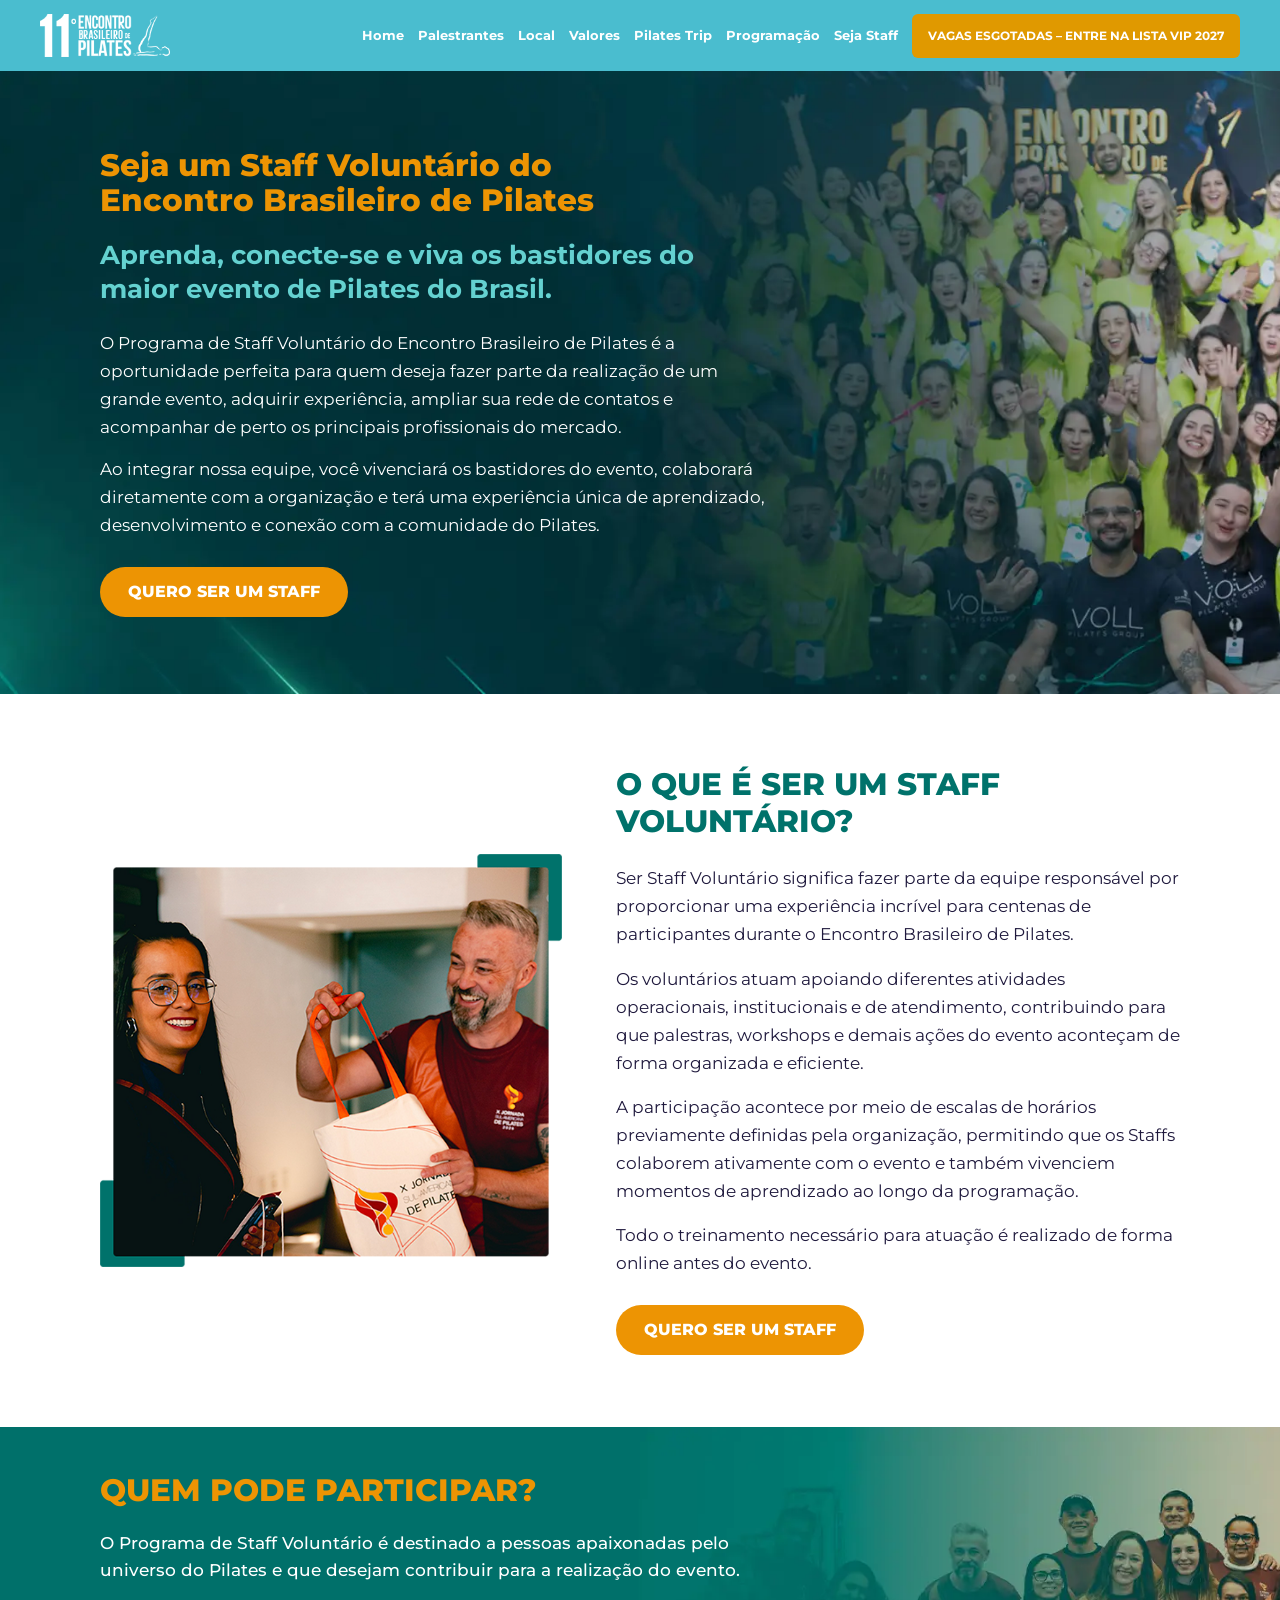
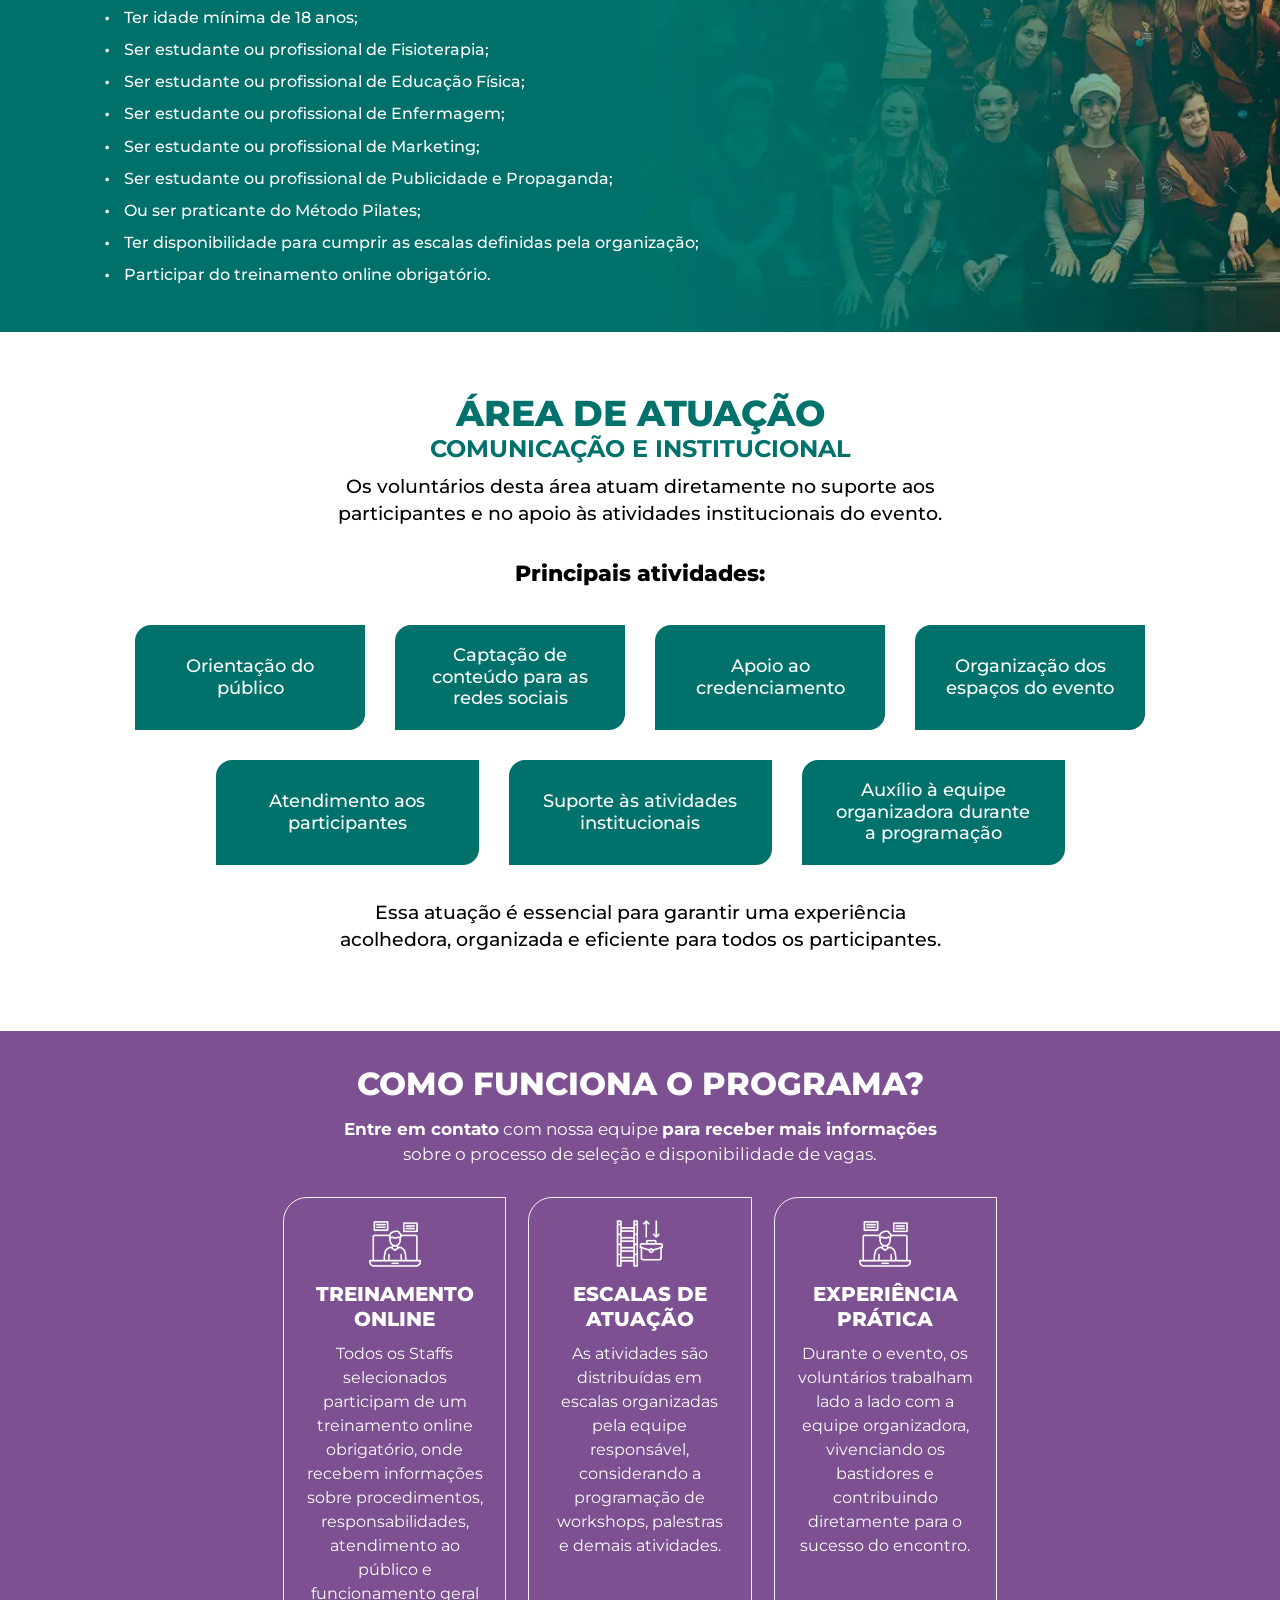
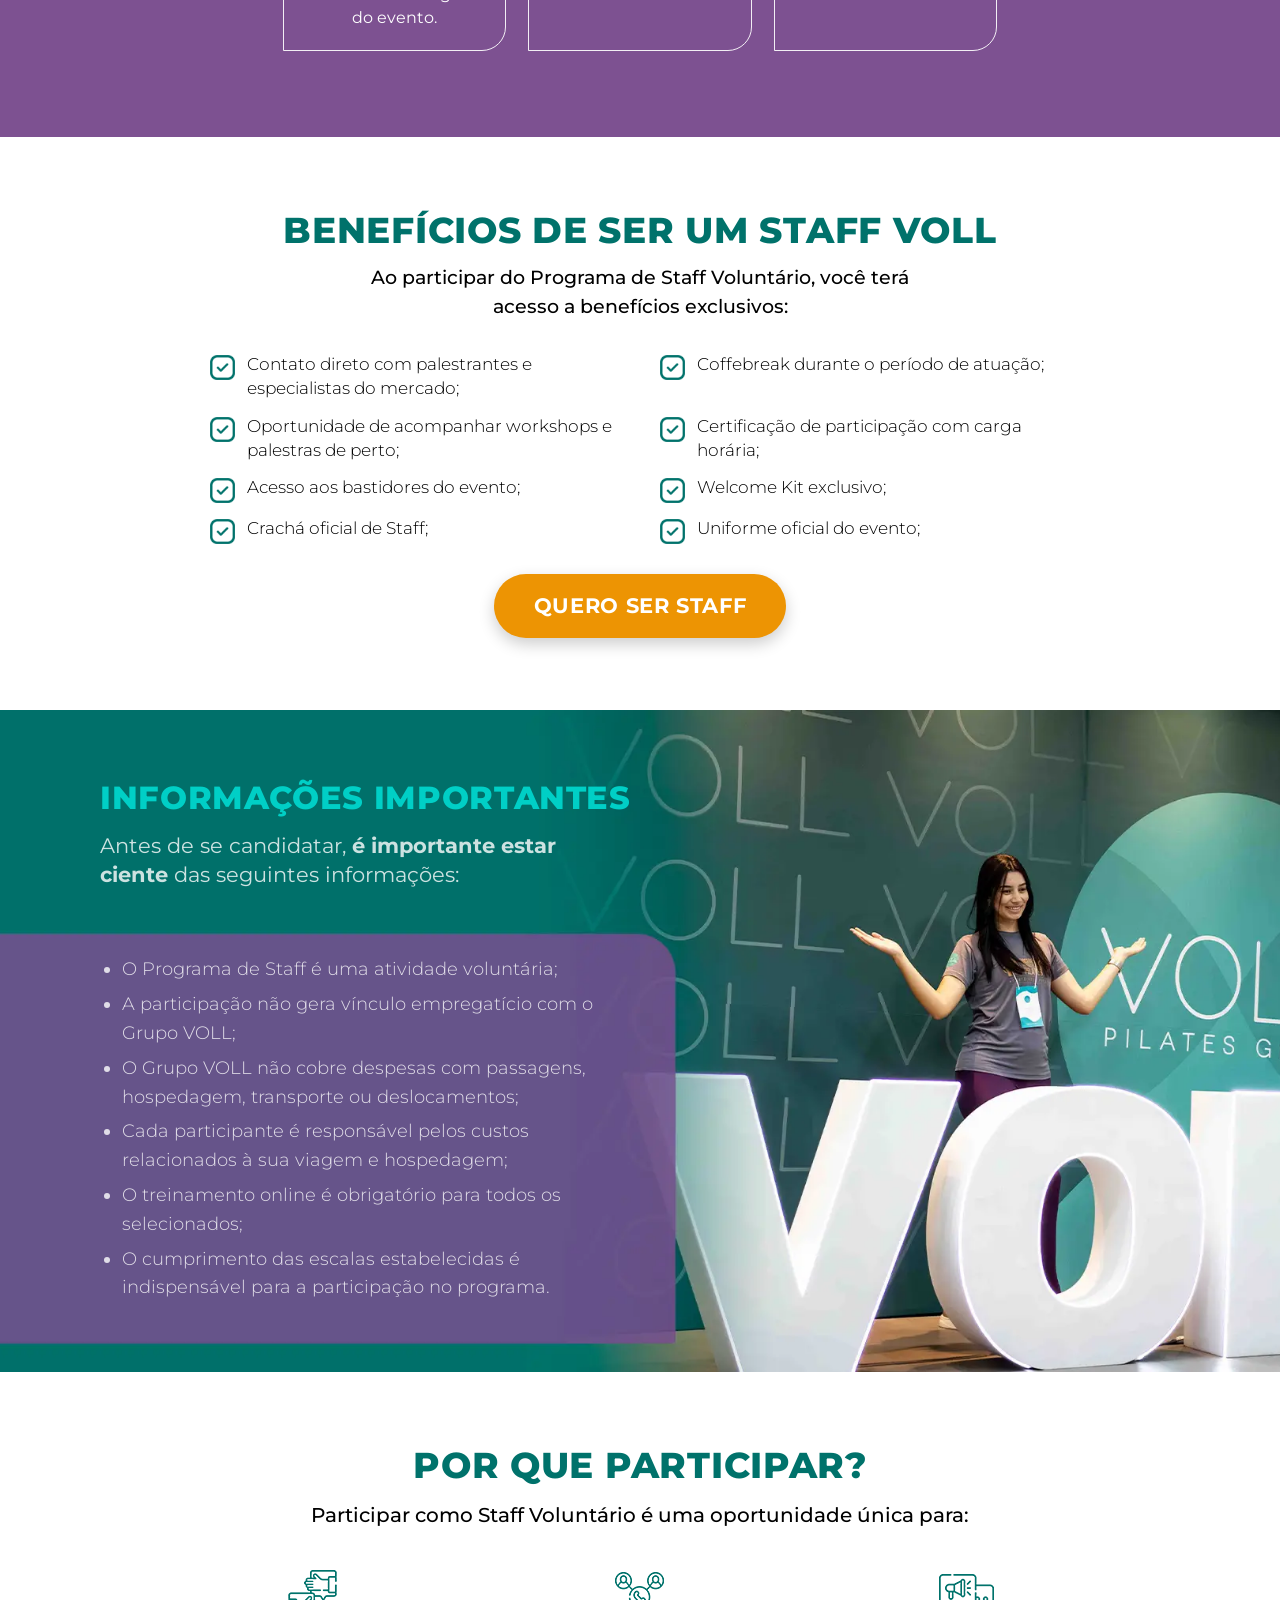
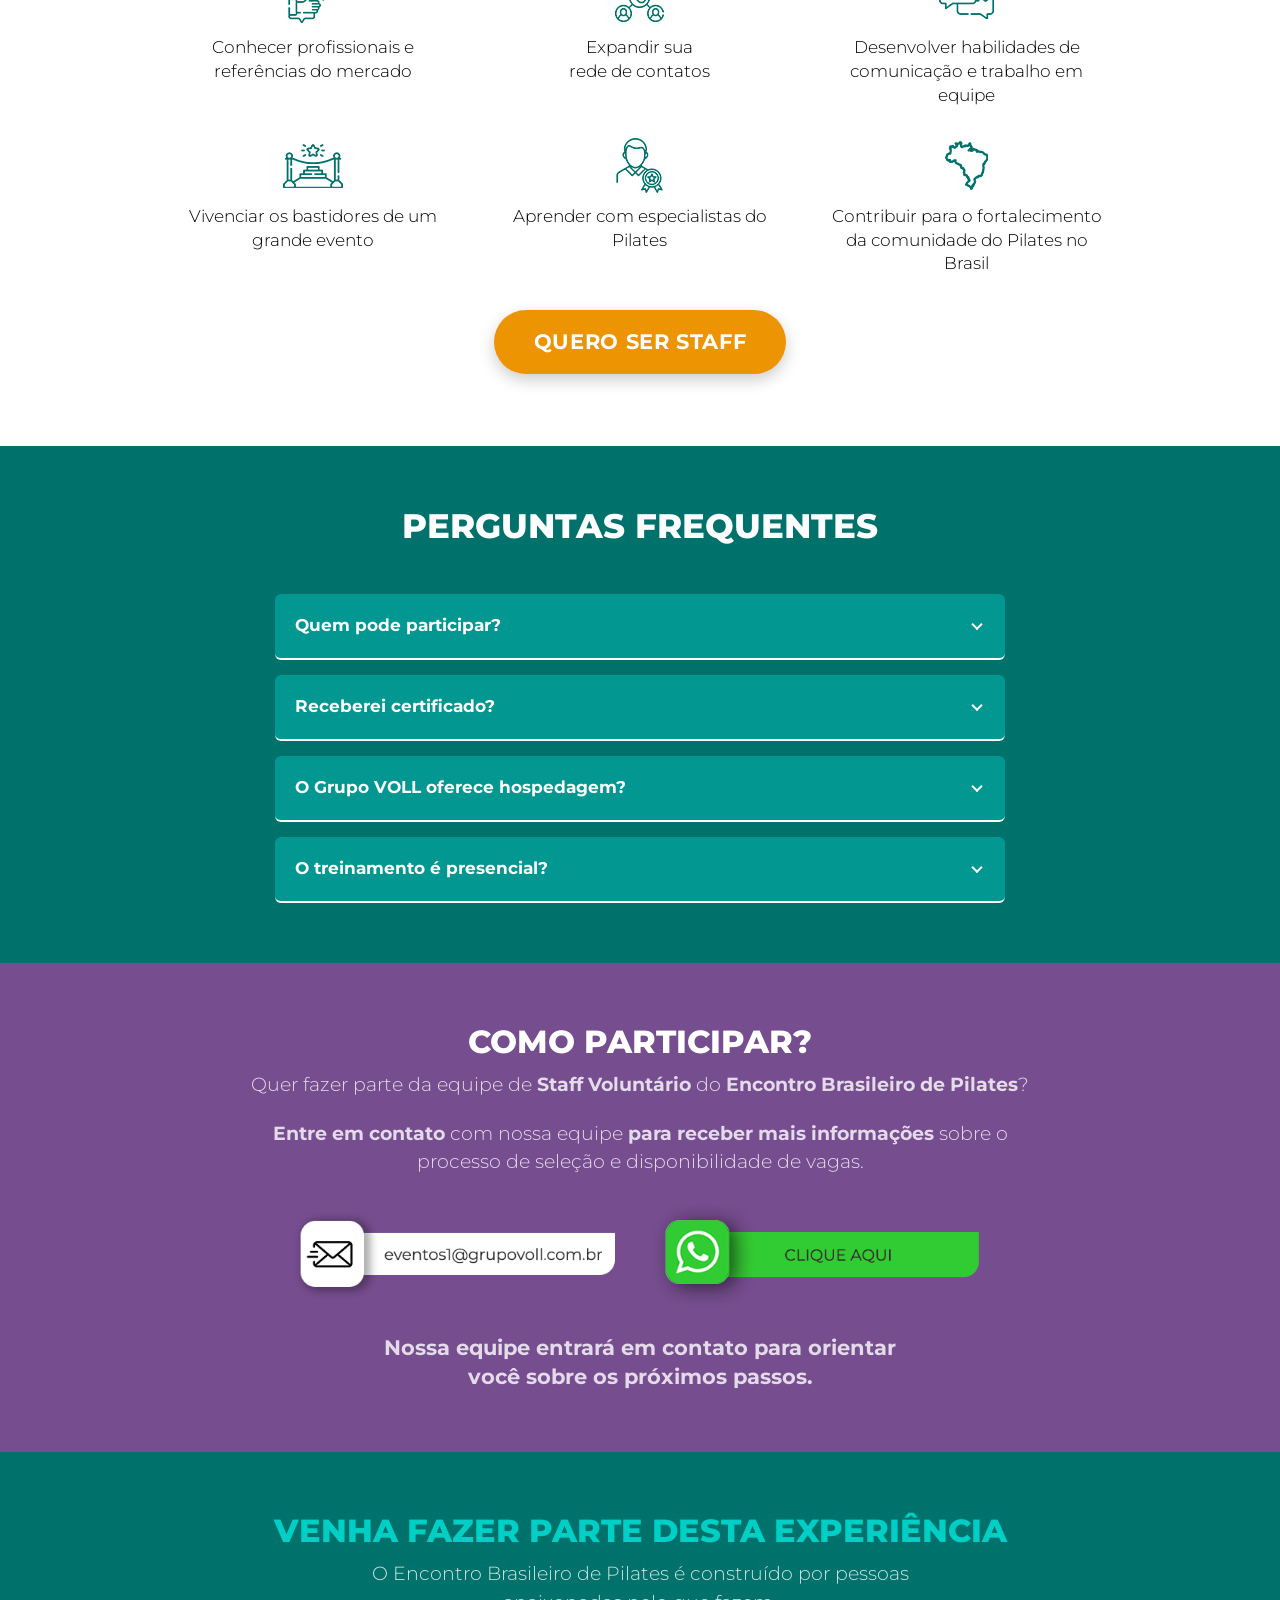
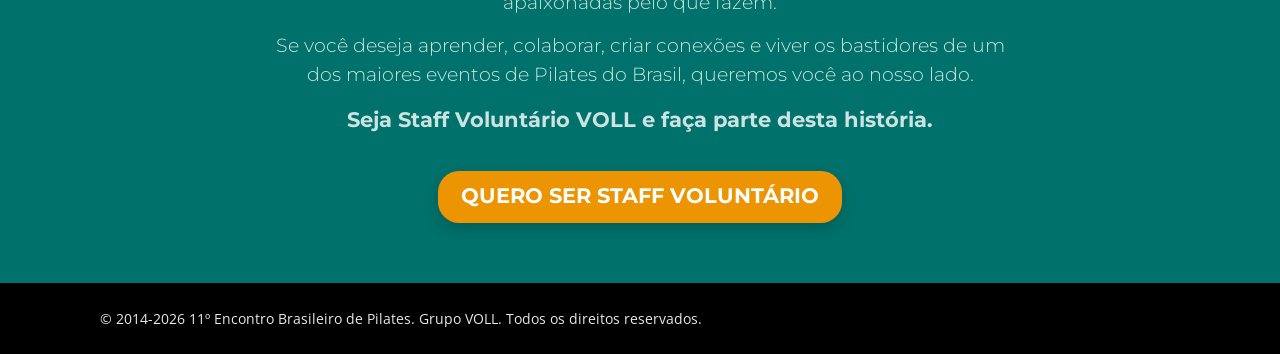
<file: sejastaff/index.html>
<!doctype html>
<html lang="pt-BR">
  <head>
    <meta charset="utf-8">
    <meta name="viewport" content="width=device-width, initial-scale=1">
    <meta name="theme-color" content="#06454A">

    <title>Seja Staff | 11º Encontro Brasileiro de Pilates 2026</title>
    <meta name="description" content="Faça parte da equipe de Staff Voluntário do 11º Encontro Brasileiro de Pilates 2026.">

    <link rel="icon" type="image/png" href="../assets/images/favicon-encontro-pilates.png">
    <link rel="apple-touch-icon" href="../assets/images/favicon-encontro-pilates.png">
    <link rel="preload" href="./assets/images/background_sejaumstaff_voluntario_encontro2026.webp" as="image" fetchpriority="high">
    <link rel="preconnect" href="https://fonts.googleapis.com">
    <link rel="preconnect" href="https://fonts.gstatic.com" crossorigin>
    <link rel="preload" href="https://fonts.googleapis.com/css2?family=Montserrat:wght@400;500;600;700;800&family=Open+Sans:wght@600;700;800&display=swap" as="style" onload="this.onload=null;this.rel='stylesheet'">
    <noscript><link href="https://fonts.googleapis.com/css2?family=Montserrat:wght@400;500;600;700;800&family=Open+Sans:wght@600;700;800&display=swap" rel="stylesheet"></noscript>
    <link rel="stylesheet" href="../assets/css/styles.min.css">

    <style>
      .staff-hero {
        display: flex;
        align-items: center;
        min-height: 650px;
        padding-block: 72px;
        background-color: #06454a;
        background-image: url("./assets/images/background_sejaumstaff_voluntario_encontro2026.webp");
        background-position: center;
        background-repeat: no-repeat;
        background-size: cover;
        color: #ffffff;
      }

      .staff-hero__content {
        width: min(100%, 720px);
      }

      .staff-hero__title {
        max-width: 680px;
        margin: 0;
        color: #ed9403;
        font-family: "Montserrat", sans-serif;
        font-size: 31px;
        font-weight: 800;
        line-height: 1.12;
      }

      .staff-hero__subtitle {
        max-width: 650px;
        margin: 20px 0 0;
        color: #64d1d0;
        font-family: "Montserrat", sans-serif;
        font-size: clamp(20px, 2vw, 26px);
        font-weight: 700;
        line-height: 1.35;
      }

      .staff-hero__text {
        max-width: 680px;
        margin-top: 22px;
        color: #ffffff;
        font-family: "Montserrat", sans-serif;
        font-size: 17px;
        font-weight: 400;
        line-height: 1.65;
      }

      .staff-hero__text p {
        margin: 0;
      }

      .staff-hero__text p + p {
        margin-top: 14px;
      }

      .staff-hero__cta {
        display: inline-flex;
        align-items: center;
        justify-content: center;
        min-height: 48px;
        margin-top: 28px;
        padding: 13px 28px;
        border: 0;
        border-radius: 999px;
        background: #ed9403;
        color: #ffffff;
        font-family: "Montserrat", sans-serif;
        font-size: 16px;
        font-weight: 800;
        text-decoration: none;
        cursor: pointer;
      }

      .staff-about {
        padding-block: 72px;
        background: #ffffff;
      }

      .staff-about__row {
        display: grid;
        grid-template-columns: minmax(0, 0.9fr) minmax(0, 1.1fr);
        align-items: center;
        gap: 54px;
      }

      .staff-about__image {
        display: block;
        width: min(100%, 560px);
        height: auto;
        margin-inline: auto;
      }

      .staff-about__title {
        max-width: 680px;
        margin: 0;
        color: #00726b;
        font-family: "Montserrat", sans-serif;
        font-size: 31px;
        font-weight: 800;
        line-height: 1.2;
        text-transform: uppercase;
      }

      .staff-about__text {
        max-width: 680px;
        margin-top: 24px;
        color: #1f193d;
        font-family: "Montserrat", sans-serif;
        font-size: 17px;
        font-weight: 400;
        line-height: 1.65;
      }

      .staff-about__text p {
        margin: 0;
      }

      .staff-about__text p + p {
        margin-top: 16px;
      }

      .staff-eligibility {
        display: flex;
        align-items: center;
        min-height: 650px;
        padding-block: 72px;
        background-color: #087d78;
        background-image: url("./assets/images/background_quem_pode_ser_staff.webp");
        background-position: center;
        background-repeat: no-repeat;
        background-size: cover;
        color: #ffffff;
      }

      .staff-eligibility__content {
        width: min(100%, 720px);
      }

      .staff-eligibility__title {
        margin: 0;
        color: #ed9403;
        font-family: "Montserrat", sans-serif;
        font-size: 31px;
        font-weight: 800;
        line-height: 1.2;
        text-transform: uppercase;
      }

      .staff-eligibility__intro {
        max-width: 680px;
        margin: 20px 0 0;
        color: #ffffff;
        font-family: "Montserrat", sans-serif;
        font-size: 17px;
        font-weight: 500;
        line-height: 1.6;
      }

      .staff-eligibility__list {
        display: grid;
        gap: 9px;
        max-width: 680px;
        margin: 22px 0 0;
        padding: 0;
        list-style: none;
      }

      .staff-eligibility__item {
        position: relative;
        padding-left: 24px;
        color: #ffffff;
        font-family: "Montserrat", sans-serif;
        font-size: 16px;
        font-weight: 500;
        line-height: 1.45;
      }

      .staff-eligibility__item::before {
        content: "•";
        position: absolute;
        left: 4px;
        top: 0;
        color: #ffffff;
        font-size: 20px;
        line-height: 1.1;
      }

      .staff-roles {
        padding-block: 60px;
        background: #ffffff;
        color: #1f193d;
      }

      .staff-roles__header {
        max-width: 680px;
        margin-inline: auto;
        text-align: center;
      }

      .staff-roles__title {
        margin: 0;
        color: #00726b;
        font-family: "Montserrat", sans-serif;
        font-size: 36px;
        font-weight: 800;
        line-height: 1.2;
        text-transform: uppercase;
      }

      .staff-roles__subtitle {
        margin: 0;
        color: #00726b;
        font-family: "Montserrat", sans-serif;
        font-size: 24px;
        font-weight: 700;
        line-height: 1.2;
        text-transform: uppercase;
      }

      .staff-roles__intro,
      .staff-roles__closing {
        max-width: 620px;
        margin: 10px auto 0;
        color: #000000;
        font-family: "Montserrat", sans-serif;
        font-size: 19px;
        font-weight: 500;
        line-height: 1.4;
        text-align: center;
      }

      .staff-roles__closing {
        margin-top: 35px;
      }

      .staff-roles__label {
        margin: 30px 0 0;
        color: #000000;
        font-family: "Montserrat", sans-serif;
        font-size: 22px;
        font-weight: 800;
        text-align: center;
      }

      /* Flexbox em vez de grid de 12 colunas: assim a última linha (3 cards)
         se centraliza sozinha, sem cálculo manual de offset. */
      .staff-roles__grid {
        display: flex;
        flex-wrap: wrap;
        align-items: flex-start;
        justify-content: center;
        gap: 30px;
        max-width: 1010px;
        margin: 35px auto 0;
        padding: 0;
        list-style: none;
      }

      .staff-role-card {
        display: flex;
        flex: 0 1 230px;
        align-items: center;
        justify-content: center;
        min-height: 105px;
        padding: 20px 30px;
        overflow: hidden;
        border-radius: 16px 0 16px 0;
        background: #00726B;
        color: #ffffff;
        font-family: "Montserrat", sans-serif;
        font-size: 18px;
        font-weight: 500;
        line-height: 1.2;
        text-align: center;
      }

      /* Os 3 últimos cards (segunda linha) são mais largos no original: 263px. */
      .staff-role-card:nth-child(n + 5) {
        flex-basis: 263px;
      }

      .staff-process {
        padding-block: 34px 42px;
        background: #7d5191;
        color: #ffffff;
      }

      .staff-process__header {
        max-width: 720px;
        margin-inline: auto;
        text-align: center;
      }

      .staff-process__title {
        margin: 0;
        color: #ffffff;
        font-family: "Montserrat", sans-serif;
        font-size: 24px;
        font-weight: 800;
        line-height: 1.2;
        text-transform: uppercase;
      }

      .staff-process__intro {
        margin: 14px 0 0;
        color: #ffffff;
        font-family: "Montserrat", sans-serif;
        font-size: 13px;
        font-weight: 400;
        line-height: 1.45;
      }

      .staff-process__grid {
        display: grid;
        grid-template-columns: repeat(3, minmax(0, 1fr));
        gap: 22px;
        max-width: 714px;
        margin: 30px auto 0;
        padding: 0;
        list-style: none;
      }

      .staff-process-card {
        min-height: 283px;
        padding: 20px 22px;
        border: 1px solid rgba(255, 255, 255, 0.9);
        border-radius: 24px 0 24px 0;
        color: #ffffff;
        text-align: center;
      }

      .staff-process-card__icon {
        display: block;
        width: 52px;
        height: 52px;
        margin: 0 auto 12px;
        object-fit: contain;
      }

      .staff-process-card__title {
        margin: 0;
        color: #ffffff;
        font-family: "Montserrat", sans-serif;
        font-size: 14px;
        font-weight: 800;
        line-height: 1.25;
        text-transform: uppercase;
      }

      .staff-process-card__text {
        margin: 10px 0 0;
        color: #ffffff;
        font-family: "Montserrat", sans-serif;
        font-size: 12px;
        font-weight: 400;
        line-height: 1.5;
      }

      @media (max-width: 767px) {
        .staff-hero {
          min-height: 720px;
          align-items: flex-start;
          padding-block: 58px;
          background-position: center;
        }

        .staff-hero__content {
          padding: 26px 22px;
          background: rgba(4, 57, 61, 0.86);
          border-radius: 12px;
        }

        .staff-about {
          padding-block: 52px;
        }

        .staff-about__row {
          grid-template-columns: 1fr;
          gap: 34px;
        }

        .staff-eligibility {
          min-height: 760px;
          align-items: flex-start;
          padding-block: 52px;
          background-position: center;
        }

        .staff-eligibility__content {
          padding: 26px 22px;
          background: rgba(5, 103, 99, 0.9);
          border-radius: 12px;
        }

        .staff-roles {
          padding-block: 42px 48px;
        }

        .staff-role-card {
          flex-basis: 100%;
          min-height: 90px;
        }

        .staff-process {
          padding-block: 46px 52px;
        }

        .staff-process__grid {
          grid-template-columns: 1fr;
          max-width: 360px;
        }

        .staff-process-card {
          min-height: 0;
        }
      }

      /* BENEFÍCIOS DE SER UM STAFF VOLL — fundo branco, título verde,
         grade 2×4 de itens com check verde. */
      .staff-benefits {
        padding-block: 60px;
        background: #ffffff;
      }

      .staff-benefits__header {
        text-align: center;
        margin-bottom: 32px;
      }

      .staff-benefits__title {
        margin: 0;
        color: #00726B;
        font-family: "Montserrat", sans-serif;
        font-size: 26px;
        font-weight: 800;
        line-height: 1.2;
        letter-spacing: 0.02em;
      }

      .staff-benefits__intro {
        margin: 12px 0 0;
        color: #000000;
        font-family: "Montserrat", sans-serif;
        font-size: 17px;
        font-weight: 500;
        line-height: 1.5;
      }

      .staff-benefits__list {
        list-style: none;
        padding: 0;
        margin: 0 auto;
        max-width: 860px;
        display: grid;
        grid-template-columns: 1fr;
        gap: 14px 40px;
      }

      .staff-benefit {
        display: flex;
        align-items: flex-start;
        gap: 12px;
        color: #000000;
        font-family: "Montserrat", sans-serif;
        font-size: 16px;
        font-weight: 300;
        line-height: 1.4;
        text-align: left;
      }

      .staff-benefit__icon {
        flex-shrink: 0;
        width: 25px;
        height: 25px;
        margin-top: 2px;
        object-fit: contain;
      }

      .staff-benefits__cta {
        display: block;
        width: fit-content;
        margin: 30px auto 0;
        padding: 14px 32px;
        background: #ED9403;
        color: #ffffff;
        font-family: "Montserrat", sans-serif;
        font-size: 18px;
        font-weight: 700;
        letter-spacing: 0.03em;
        text-decoration: none;
        border-radius: 999px;
        box-shadow: 0 6px 16px rgba(0, 0, 0, 0.2);
        transition: transform 180ms ease, filter 180ms ease;
      }

      .staff-benefits__cta:hover,
      .staff-benefits__cta:focus-visible {
        transform: scale(1.03);
        filter: brightness(1.05);
      }

      @media (min-width: 768px) {
        .staff-benefits {
          padding-block: 72px;
        }

        .staff-benefits__title {
          font-size: 36px;
        }

        .staff-benefits__intro {
          font-size: 19px;
        }

        .staff-benefits__list {
          grid-template-columns: repeat(2, 1fr);
          grid-template-rows: repeat(4, auto);
          grid-auto-flow: column;
        }

        .staff-benefit {
          font-size: 17px;
        }

        .staff-benefits__cta {
          font-size: 21px;
          padding: 16px 40px;
        }
      }

      /* INFORMAÇÕES IMPORTANTES — bg imagem (verde com retângulo roxo à esquerda
         e mulher à direita), texto todo à esquerda em cima do roxo. */
      .staff-info {
        padding-block: 60px;
        background-color: #007a72;
        background-position: center;
        background-repeat: no-repeat;
        background-size: cover;
      }

      .staff-info__content {
        max-width: 620px;
      }

      .staff-info__title {
        margin: 0;
        color: #00CFC6;
        font-family: "Montserrat", sans-serif;
        font-size: 26px;
        font-weight: 800;
        line-height: 1.15;
        letter-spacing: 0.02em;
      }

      .staff-info__intro {
        margin: 14px 0 22px;
        color: rgba(255, 255, 255, 0.8);
        font-family: "Montserrat", sans-serif;
        font-size: 17px;
        font-weight: 400;
        line-height: 1.4;
      }

      .staff-info__intro strong {
        font-weight: 700;
      }

      .staff-info__list {
        margin: 0;
        padding: 40px 0 0 22px;
        color: rgba(255, 255, 255, 0.8);
        font-family: "Montserrat", sans-serif;
        font-size: 16px;
        font-weight: 300;
        line-height: 1.55;
      }

      .staff-info__list li + li {
        margin-top: 6px;
      }

      @media (min-width: 768px) {
        .staff-info {
          padding-block: 70px;
        }

        .staff-info__title {
          font-size: 32px;
        }

        .staff-info__intro {
          font-size: 21px;
          margin-bottom: 26px;
        }

        .staff-info__list {
          font-size: 18px;
          line-height: 1.6;
        }
      }

      /* POR QUE PARTICIPAR? — fundo branco, grid 3×2 de cards com ícone + texto. */
      .staff-why {
        padding-block: 60px;
        background: #ffffff;
      }

      .staff-why__header {
        text-align: center;
        margin-bottom: 40px;
      }

      .staff-why__title {
        margin: 0;
        color: #00726B;
        font-family: "Montserrat", sans-serif;
        font-size: 28px;
        font-weight: 800;
        line-height: 1.2;
        letter-spacing: 0.02em;
      }

      .staff-why__intro {
        margin: 14px 0 0;
        color: #000000;
        font-family: "Montserrat", sans-serif;
        font-size: 18px;
        font-weight: 500;
        line-height: 1.4;
      }

      .staff-why__grid {
        list-style: none;
        padding: 0;
        margin: 0 auto;
        max-width: 940px;
        display: grid;
        grid-template-columns: 1fr;
        gap: 30px 40px;
      }

      .staff-why-card {
        display: flex;
        flex-direction: column;
        align-items: center;
        text-align: center;
        gap: 12px;
      }

      .staff-why-card__icon {
        width: 60px;
        height: 55px;
        object-fit: contain;
      }

      .staff-why-card__text {
        margin: 0;
        color: #000000;
        font-family: "Montserrat", sans-serif;
        font-size: 16px;
        font-weight: 300;
        line-height: 1.4;
      }

      .staff-why__cta {
        display: block;
        width: fit-content;
        margin: 34px auto 0;
        padding: 14px 32px;
        background: #ED9403;
        color: #ffffff;
        font-family: "Montserrat", sans-serif;
        font-size: 18px;
        font-weight: 700;
        letter-spacing: 0.03em;
        text-decoration: none;
        border-radius: 999px;
        box-shadow: 0 6px 16px rgba(0, 0, 0, 0.2);
        transition: transform 180ms ease, filter 180ms ease;
      }

      .staff-why__cta:hover,
      .staff-why__cta:focus-visible {
        transform: scale(1.03);
        filter: brightness(1.05);
      }

      @media (min-width: 768px) {
        .staff-why {
          padding-block: 72px;
        }

        .staff-why__title {
          font-size: 36px;
        }

        .staff-why__intro {
          font-size: 20px;
        }

        .staff-why__grid {
          grid-template-columns: repeat(3, 1fr);
        }

        .staff-why-card__text {
          font-size: 17px;
        }

        .staff-why__cta {
          font-size: 21px;
          padding: 16px 40px;
        }
      }

      /* PERGUNTAS FREQUENTES — acordeão verde com risco branco inferior. */
      .staff-faq {
        padding-block: 60px;
        color: #ffffff;
        background: #00726b;
      }

      .staff-faq__title {
        margin: 0;
        color: #ffffff;
        font-family: "Montserrat", sans-serif;
        font-size: 28px;
        font-weight: 800;
        line-height: 1.2;
        text-align: center;
        text-transform: uppercase;
      }

      .staff-faq__lista {
        display: grid;
        gap: 15px;
        width: min(100%, 730px);
        margin: 48px auto 0;
      }

      .staff-faq-item {
        overflow: hidden;
        border: 0;
        border-bottom: 2px solid #ffffff;
        border-radius: 6px;
        background: #029791;
      }

      .staff-faq-item__pergunta {
        position: relative;
        padding: 20px 54px 20px 20px;
        color: #ffffff;
        font-family: "Montserrat", sans-serif;
        font-size: 16px;
        font-weight: 700;
        line-height: 1.4;
        cursor: pointer;
        list-style: none;
      }

      .staff-faq-item__pergunta::-webkit-details-marker {
        display: none;
      }

      .staff-faq-item__pergunta::after {
        position: absolute;
        top: 50%;
        right: 24px;
        width: 8px;
        height: 8px;
        border-right: 2px solid currentColor;
        border-bottom: 2px solid currentColor;
        content: "";
        transform: translateY(-70%) rotate(45deg);
        transition: transform 340ms ease;
      }

      .staff-faq-item[open] .staff-faq-item__pergunta::after {
        transform: translateY(-30%) rotate(225deg);
      }

      .staff-faq-item__pergunta:focus-visible {
        outline: 3px solid #ffffff;
        outline-offset: -5px;
        border-radius: 5px;
      }

      .staff-faq-item__resposta {
        height: 0;
        overflow: hidden;
        color: #ffffff;
        font-family: "Montserrat", sans-serif;
        font-size: 15px;
        font-weight: 400;
        line-height: 1.55;
        opacity: 0;
      }

      .staff-faq-item.is-open .staff-faq-item__resposta {
        height: auto;
        opacity: 1;
      }

      .staff-faq-item__resposta-inner {
        padding: 0 20px 20px;
      }

      .staff-faq-item__resposta p,
      .staff-faq-item__resposta ul {
        margin: 0;
      }

      .staff-faq-item__resposta ul {
        padding-left: 22px;
      }

      .staff-faq-item__resposta li + li {
        margin-top: 4px;
      }

      @media (min-width: 768px) {
        .staff-faq__title {
          font-size: 34px;
        }

        .staff-faq-item__pergunta {
          padding: 20px 58px 20px 20px;
          font-size: 17px;
        }

        .staff-faq-item__resposta {
          font-size: 16px;
        }
      }

      @media (prefers-reduced-motion: reduce) {
        .staff-faq-item__pergunta::after {
          transition: none;
        }

        .staff-faq-item.is-open .staff-faq-item__resposta {
          height: auto;
        }
      }

      /* COMO PARTICIPAR — contatos por e-mail e WhatsApp. */
      .staff-contact {
        padding-block: 60px;
        color: #ffffff;
        background: #764d8f;
      }

      .staff-contact__content {
        width: min(100%, 782px);
        margin-inline: auto;
        text-align: center;
      }

      .staff-contact__title {
        margin: 0;
        color: #ffffff;
        font-family: "Montserrat", sans-serif;
        font-size: 28px;
        font-weight: 800;
        line-height: 1.2;
        text-transform: uppercase;
      }

      .staff-contact__intro,
      .staff-contact__instructions {
        margin: 0;
        color: rgba(255, 255, 255, 0.8);
        font-family: "Montserrat", sans-serif;
        font-size: 17px;
        font-weight: 300;
        line-height: 1.5;
      }

      .staff-contact__intro {
        margin-top: 10px;
      }

      .staff-contact__instructions {
        margin-top: 20px;
      }

      .staff-contact__intro strong,
      .staff-contact__instructions strong {
        font-weight: 700;
      }

      .staff-contact__buttons {
        display: grid;
        grid-template-columns: 1fr;
        gap: 18px;
        width: min(100%, 700px);
        margin: 25px auto 0;
      }

      .staff-contact__button {
        display: block;
        border-radius: 18px;
        transition: transform 180ms ease, filter 180ms ease;
      }

      .staff-contact__button:hover,
      .staff-contact__button:focus-visible {
        transform: translateY(-2px);
        filter: brightness(1.04);
      }

      .staff-contact__button-image {
        width: 100%;
        height: auto;
      }

      .staff-contact__note {
        max-width: 540px;
        margin: 25px auto 0;
        color: rgba(255, 255, 255, 0.8);
        font-family: "Montserrat", sans-serif;
        font-size: 19px;
        font-weight: 700;
        line-height: 1.4;
        text-align: center;
      }

      @media (min-width: 768px) {
        .staff-contact__title {
          font-size: 32px;
        }

        .staff-contact__intro,
        .staff-contact__instructions {
          font-size: 19px;
        }

        .staff-contact__buttons {
          grid-template-columns: repeat(2, minmax(0, 1fr));
          gap: 21px;
        }

        .staff-contact__note {
          font-size: 21px;
        }
      }

      @media (prefers-reduced-motion: reduce) {
        .staff-contact__button {
          transition: none;
        }
      }

      /* CHAMADA FINAL — convite para fazer parte da experiência. */
      .staff-final {
        padding-block: 60px;
        color: #ffffff;
        background: #00726b;
      }

      .staff-final__content {
        width: min(100%, 760px);
        margin-inline: auto;
        text-align: center;
      }

      .staff-final__title {
        margin: 0;
        padding-bottom: 10px;
        color: #00cfc6;
        font-family: "Montserrat", sans-serif;
        font-size: 27px;
        font-weight: 800;
        line-height: 1.2;
      }

      .staff-final__text,
      .staff-final__emphasis {
        margin: 0;
        color: rgba(255, 255, 255, 0.8);
        font-family: "Montserrat", sans-serif;
        text-align: center;
      }

      .staff-final__text {
        font-size: 17px;
        font-weight: 300;
        line-height: 1.5;
      }

      .staff-final__text + .staff-final__text,
      .staff-final__emphasis {
        margin-top: 15px;
      }

      .staff-final__emphasis {
        font-size: 19px;
        font-weight: 700;
        line-height: 1.5;
      }

      .staff-final__cta {
        display: inline-flex;
        align-items: center;
        justify-content: center;
        width: min(100%, 404px);
        min-height: 52px;
        margin-top: 35px;
        padding: 10px 22px;
        border-radius: 21px;
        color: #ffffff;
        background: #ed9403;
        box-shadow: 0 6px 16px rgba(0, 0, 0, 0.18);
        font-family: "Montserrat", sans-serif;
        font-size: 18px;
        font-weight: 700;
        line-height: 1.25;
        text-align: center;
        text-decoration: none;
        transition: transform 180ms ease, filter 180ms ease;
      }

      .staff-final__cta:hover,
      .staff-final__cta:focus-visible {
        transform: scale(1.03);
        filter: brightness(1.05);
      }

      @media (min-width: 768px) {
        .staff-final__title {
          font-size: 32px;
        }

        .staff-final__text {
          font-size: 19px;
        }

        .staff-final__emphasis,
        .staff-final__cta {
          font-size: 21px;
        }
      }

      @media (prefers-reduced-motion: reduce) {
        .staff-final__cta {
          transition: none;
        }
      }
    </style>
    <link rel="stylesheet" href="../assets/css/visual-alignment.css?v=20260810-6">
  </head>
  <body>
    <a class="skip-link" href="#conteudo-principal">Ir para o conteúdo principal</a>

    <header id="home" class="site-header">
      <div class="site-header__row row">
        <a class="site-header__brand" href="../" aria-label="11º Encontro Brasileiro de Pilates 2026">
          <img
            class="site-header__logo"
            src="../assets/images/logo-11-encontro-brasileiro-de-pilates-branco.png"
            alt="11º Encontro Brasileiro de Pilates"
            width="198"
            height="65"
          >
        </a>

        <button
          class="site-header__toggle"
          type="button"
          aria-label="Abrir menu"
          aria-controls="menu-principal"
          aria-expanded="false"
        >
          <span class="site-header__toggle-line"></span>
          <span class="site-header__toggle-line"></span>
          <span class="site-header__toggle-line"></span>
        </button>

        <nav id="menu-principal" class="site-nav" aria-label="Menu principal">
          <ul class="site-nav__list">
            <li class="site-nav__item"><a class="site-nav__link" href="../">Home</a></li>
            <li class="site-nav__item"><a class="site-nav__link" href="../palestrantes/">Palestrantes</a></li>
            <li class="site-nav__item"><a class="site-nav__link" href="../local/">Local</a></li>
            <li class="site-nav__item"><a class="site-nav__link" href="../#ingressos">Valores</a></li>
            <li class="site-nav__item"><a class="site-nav__link" href="../pilates-trip/">Pilates Trip</a></li>
            <li class="site-nav__item"><a class="site-nav__link" href="../programacao/">Programação</a></li>
            <li class="site-nav__item"><a class="site-nav__link" href="./" aria-current="page">Seja Staff</a></li>
            <li class="site-nav__item">
              <a class="site-nav__link site-nav__link--featured" href="https://materiais.vollpilates.com.br/encontro-brasileiro-de-pilates-2027-lista-de-espera?_gl=1*1efn9z1*_gcl_au*MTc5MjU5NTUzNS4xNzg0OTAwODE0*_ga*MTE5Njk5ODkxMC4xNzc2MTAzMDc0*_ga_9S2K7N5XCL*czE3ODYzODE4MDAkbzI4JGcxJHQxNzg2MzgyNDkyJGo2MCRsMCRoMA.." target="_blank" rel="noopener noreferrer">VAGAS ESGOTADAS – ENTRE NA LISTA VIP 2027</a>
            </li>
          </ul>
        </nav>
      </div>
    </header>

    <main id="conteudo-principal" class="site-main" tabindex="-1">
      <section class="staff-hero" aria-labelledby="staff-hero-title">
        <div class="row">
          <div class="staff-hero__content">
            <h1 id="staff-hero-title" class="staff-hero__title">Seja um Staff Voluntário do<br> Encontro Brasileiro de Pilates</h1>
            <p class="staff-hero__subtitle">Aprenda, conecte-se e viva os bastidores do maior evento de Pilates do Brasil.</p>

            <div class="staff-hero__text">
              <p>O Programa de Staff Voluntário do Encontro Brasileiro de Pilates é a oportunidade perfeita para quem deseja fazer parte da realização de um grande evento, adquirir experiência, ampliar sua rede de contatos e acompanhar de perto os principais profissionais do mercado.</p>
              <p>Ao integrar nossa equipe, você vivenciará os bastidores do evento, colaborará diretamente com a organização e terá uma experiência única de aprendizado, desenvolvimento e conexão com a comunidade do Pilates.</p>
            </div>

            <a
              class="staff-hero__cta"
              href="https://wa.me/5519986026122?text=Ol%C3%A1%2C%20tenho%20interesse%20em%20ser%20patrocinador%21"
              target="_blank"
              rel="noopener noreferrer"
            >QUERO SER UM STAFF</a>
          </div>
        </div>
      </section>

      <section class="staff-about" aria-labelledby="staff-about-title">
        <div class="staff-about__row row">
          <img
            class="staff-about__image"
            src="./assets/images/o_que_e_ser_um_staff_voluntario_encontro.png"
            alt="Equipe entregando um kit durante o Encontro Brasileiro de Pilates"
            width="640"
            height="573"
            loading="lazy"
          >

          <div class="staff-about__content">
            <h2 id="staff-about-title" class="staff-about__title">O que é ser um Staff Voluntário?</h2>

            <div class="staff-about__text">
              <p>Ser Staff Voluntário significa fazer parte da equipe responsável por proporcionar uma experiência incrível para centenas de participantes durante o Encontro Brasileiro de Pilates.</p>
              <p>Os voluntários atuam apoiando diferentes atividades operacionais, institucionais e de atendimento, contribuindo para que palestras, workshops e demais ações do evento aconteçam de forma organizada e eficiente.</p>
              <p>A participação acontece por meio de escalas de horários previamente definidas pela organização, permitindo que os Staffs colaborem ativamente com o evento e também vivenciem momentos de aprendizado ao longo da programação.</p>
              <p>Todo o treinamento necessário para atuação é realizado de forma online antes do evento.</p>
            </div>

            <a
              class="staff-hero__cta"
              href="https://wa.me/5519986026122?text=Ol%C3%A1%2C%20tenho%20interesse%20em%20ser%20patrocinador%21"
              target="_blank"
              rel="noopener noreferrer"
            >QUERO SER UM STAFF</a>
          </div>
        </div>
      </section>

      <section class="staff-eligibility" aria-labelledby="staff-eligibility-title">
        <div class="row">
          <div class="staff-eligibility__content">
            <h2 id="staff-eligibility-title" class="staff-eligibility__title">Quem pode participar?</h2>
            <p class="staff-eligibility__intro">O Programa de Staff Voluntário é destinado a pessoas apaixonadas pelo universo do Pilates e que desejam contribuir para a realização do evento.</p>

            <ul class="staff-eligibility__list">
              <li class="staff-eligibility__item">Ter idade mínima de 18 anos;</li>
              <li class="staff-eligibility__item">Ser estudante ou profissional de Fisioterapia;</li>
              <li class="staff-eligibility__item">Ser estudante ou profissional de Educação Física;</li>
              <li class="staff-eligibility__item">Ser estudante ou profissional de Enfermagem;</li>
              <li class="staff-eligibility__item">Ser estudante ou profissional de Marketing;</li>
              <li class="staff-eligibility__item">Ser estudante ou profissional de Publicidade e Propaganda;</li>
              <li class="staff-eligibility__item">Ou ser praticante do Método Pilates;</li>
              <li class="staff-eligibility__item">Ter disponibilidade para cumprir as escalas definidas pela organização;</li>
              <li class="staff-eligibility__item">Participar do treinamento online obrigatório.</li>
            </ul>
          </div>
        </div>
      </section>

      <section class="staff-roles" aria-labelledby="staff-roles-title">
        <div class="row">
          <div class="staff-roles__header">
            <h2 id="staff-roles-title" class="staff-roles__title">Área de Atuação</h2>
            <h3 class="staff-roles__subtitle">Comunicação e Institucional</h3>
            <p class="staff-roles__intro">Os voluntários desta área atuam diretamente no suporte aos participantes e no apoio às atividades institucionais do evento.</p>
            <p class="staff-roles__label">Principais atividades:</p>
          </div>

          <ul class="staff-roles__grid">
            <li class="staff-role-card">Orientação do público</li>
            <li class="staff-role-card">Captação de conteúdo para as redes sociais</li>
            <li class="staff-role-card">Apoio ao credenciamento</li>
            <li class="staff-role-card">Organização dos espaços do evento</li>
            <li class="staff-role-card">Atendimento aos participantes</li>
            <li class="staff-role-card">Suporte às atividades institucionais</li>
            <li class="staff-role-card">Auxílio à equipe organizadora durante a programação</li>
          </ul>

          <p class="staff-roles__closing">Essa atuação é essencial para garantir uma experiência<br> acolhedora, organizada e eficiente para todos os participantes.</p>
        </div>
      </section>

      <section class="staff-process" aria-labelledby="staff-process-title">
        <div class="row">
          <div class="staff-process__header">
            <h2 id="staff-process-title" class="staff-process__title">Como funciona o programa?</h2>
            <p class="staff-process__intro"><strong>Entre em contato</strong> com nossa equipe <strong>para receber mais informações</strong><br> sobre o processo de seleção e disponibilidade de vagas.</p>
          </div>

          <ul class="staff-process__grid">
            <li class="staff-process-card">
              <img class="staff-process-card__icon" src="./assets/images/como_funciona_staff_icone01.png" alt="" width="52" height="52">
              <h3 class="staff-process-card__title">Treinamento<br>Online</h3>
              <p class="staff-process-card__text">Todos os Staffs selecionados participam de um treinamento online obrigatório, onde recebem informações sobre procedimentos, responsabilidades, atendimento ao público e funcionamento geral do evento.</p>
            </li>

            <li class="staff-process-card">
              <img class="staff-process-card__icon" src="./assets/images/como_funciona_staff_icone02.png" alt="" width="52" height="52">
              <h3 class="staff-process-card__title">Escalas de<br>Atuação</h3>
              <p class="staff-process-card__text">As atividades são distribuídas em escalas organizadas pela equipe responsável, considerando a programação de workshops, palestras e demais atividades.</p>
            </li>

            <li class="staff-process-card">
              <img class="staff-process-card__icon" src="./assets/images/como_funciona_staff_icone01.png" alt="" width="52" height="52">
              <h3 class="staff-process-card__title">Experiência<br>Prática</h3>
              <p class="staff-process-card__text">Durante o evento, os voluntários trabalham lado a lado com a equipe organizadora, vivenciando os bastidores e contribuindo diretamente para o sucesso do encontro.</p>
            </li>
          </ul>
        </div>
      </section>

      <section class="staff-benefits" aria-labelledby="staff-benefits-title">
        <div class="row">
          <div class="staff-benefits__header">
            <h2 id="staff-benefits-title" class="staff-benefits__title">BENEFÍCIOS DE SER UM STAFF VOLL</h2>
            <p class="staff-benefits__intro">Ao participar do Programa de Staff Voluntário, você terá<br> acesso a benefícios exclusivos:</p>
          </div>

          <ul class="staff-benefits__list">
            <li class="staff-benefit">
              <img class="staff-benefit__icon" src="./assets/images/icone_check_staff.png" alt="" width="25" height="25" loading="lazy">
              <span>Contato direto com palestrantes e especialistas do mercado;</span>
            </li>
            <li class="staff-benefit">
              <img class="staff-benefit__icon" src="./assets/images/icone_check_staff.png" alt="" width="25" height="25" loading="lazy">
              <span>Oportunidade de acompanhar workshops e palestras de perto;</span>
            </li>
            <li class="staff-benefit">
              <img class="staff-benefit__icon" src="./assets/images/icone_check_staff.png" alt="" width="25" height="25" loading="lazy">
              <span>Acesso aos bastidores do evento;</span>
            </li>
            <li class="staff-benefit">
              <img class="staff-benefit__icon" src="./assets/images/icone_check_staff.png" alt="" width="25" height="25" loading="lazy">
              <span>Crachá oficial de Staff;</span>
            </li>
            <li class="staff-benefit">
              <img class="staff-benefit__icon" src="./assets/images/icone_check_staff.png" alt="" width="25" height="25" loading="lazy">
              <span>Coffebreak durante o período de atuação;</span>
            </li>
            <li class="staff-benefit">
              <img class="staff-benefit__icon" src="./assets/images/icone_check_staff.png" alt="" width="25" height="25" loading="lazy">
              <span>Certificação de participação com carga horária;</span>
            </li>
            <li class="staff-benefit">
              <img class="staff-benefit__icon" src="./assets/images/icone_check_staff.png" alt="" width="25" height="25" loading="lazy">
              <span>Welcome Kit exclusivo;</span>
            </li>
            <li class="staff-benefit">
              <img class="staff-benefit__icon" src="./assets/images/icone_check_staff.png" alt="" width="25" height="25" loading="lazy">
              <span>Uniforme oficial do evento;</span>
            </li>
          </ul>

          <a class="staff-benefits__cta" href="https://wa.me/5519986026122?text=Ol%C3%A1%2C%20tenho%20interesse%20em%20ser%20patrocinador%21" target="_blank" rel="noopener noreferrer">QUERO SER STAFF</a>
        </div>
      </section>

      <section class="staff-info" aria-labelledby="staff-info-title" style="background-image: url('./assets/images/background_staff_informacoes_importantes.webp');">
        <div class="row">
          <div class="staff-info__content">
            <h2 id="staff-info-title" class="staff-info__title">INFORMAÇÕES IMPORTANTES</h2>
            <p class="staff-info__intro">Antes de se candidatar, <strong>é importante estar<br> ciente</strong> das seguintes informações:</p>

            <ul class="staff-info__list">
              <li>O Programa de Staff é uma atividade voluntária;</li>
              <li>A participação não gera vínculo empregatício com o<br> Grupo VOLL;</li>
              <li>O Grupo VOLL não cobre despesas com passagens,<br> hospedagem, transporte ou deslocamentos;</li>
              <li>Cada participante é responsável pelos custos<br> relacionados à sua viagem e hospedagem;</li>
              <li>O treinamento online é obrigatório para todos os<br> selecionados;</li>
              <li>O cumprimento das escalas estabelecidas é<br> indispensável para a participação no programa.</li>
            </ul>
          </div>
        </div>
      </section>

      <section class="staff-why" aria-labelledby="staff-why-title">
        <div class="row">
          <div class="staff-why__header">
            <h2 id="staff-why-title" class="staff-why__title">POR QUE PARTICIPAR?</h2>
            <p class="staff-why__intro">Participar como Staff Voluntário é uma oportunidade única para:</p>
          </div>

          <ul class="staff-why__grid">
            <li class="staff-why-card">
              <img class="staff-why-card__icon" src="./assets/images/staff_porque_participar_icone01.png" alt="" width="60" height="55" loading="lazy">
              <p class="staff-why-card__text">Conhecer profissionais e referências do mercado</p>
            </li>
            <li class="staff-why-card">
              <img class="staff-why-card__icon" src="./assets/images/staff_porque_participar_icone02.png" alt="" width="60" height="55" loading="lazy">
              <p class="staff-why-card__text">Expandir sua<br>rede de contatos</p>
            </li>
            <li class="staff-why-card">
              <img class="staff-why-card__icon" src="./assets/images/staff_porque_participar_icone03.png" alt="" width="60" height="55" loading="lazy">
              <p class="staff-why-card__text">Desenvolver habilidades de comunicação e trabalho em equipe</p>
            </li>
            <li class="staff-why-card">
              <img class="staff-why-card__icon" src="./assets/images/staff_porque_participar_icone04.png" alt="" width="60" height="55" loading="lazy">
              <p class="staff-why-card__text">Vivenciar os bastidores de um grande evento</p>
            </li>
            <li class="staff-why-card">
              <img class="staff-why-card__icon" src="./assets/images/staff_porque_participar_icone05.png" alt="" width="60" height="55" loading="lazy">
              <p class="staff-why-card__text">Aprender com especialistas do Pilates</p>
            </li>
            <li class="staff-why-card">
              <img class="staff-why-card__icon" src="./assets/images/staff_porque_participar_icone06.png" alt="" width="60" height="55" loading="lazy">
              <p class="staff-why-card__text">Contribuir para o fortalecimento da comunidade do Pilates no Brasil</p>
            </li>
          </ul>

          <a class="staff-why__cta" href="https://wa.me/5519986026122?text=Ol%C3%A1%2C%20tenho%20interesse%20em%20ser%20patrocinador%21" target="_blank" rel="noopener noreferrer">QUERO SER STAFF</a>
        </div>
      </section>

      <section class="staff-faq" aria-labelledby="staff-faq-title">
        <div class="row">
          <h2 id="staff-faq-title" class="staff-faq__title">PERGUNTAS FREQUENTES</h2>

          <div class="staff-faq__lista">
            <details class="staff-faq-item">
              <summary class="staff-faq-item__pergunta">Quem pode participar?</summary>
              <div class="staff-faq-item__resposta">
                <div class="staff-faq-item__resposta-inner">
                  <ul>
                    <li>Ter idade mínima de 18 anos;</li>
                    <li>Ser estudante ou profissional de Fisioterapia;</li>
                    <li>Ser estudante ou profissional de Educação Física;</li>
                    <li>Ser estudante ou profissional de Enfermagem;</li>
                    <li>Ser estudante ou profissional de Marketing;</li>
                    <li>Ser estudante ou profissional de Publicidade e Propaganda;</li>
                    <li>Ou ser praticante do Método Pilates;</li>
                    <li>Ter disponibilidade para cumprir as escalas definidas pela organização;</li>
                    <li>Participar do treinamento online obrigatório.</li>
                  </ul>
                </div>
              </div>
            </details>

            <details class="staff-faq-item">
              <summary class="staff-faq-item__pergunta">Receberei certificado?</summary>
              <div class="staff-faq-item__resposta">
                <div class="staff-faq-item__resposta-inner">
                  <p>Sim, todos os staff voluntários recebem o certificado de participação com carga horária ao fim do evento.</p>
                </div>
              </div>
            </details>

            <details class="staff-faq-item">
              <summary class="staff-faq-item__pergunta">O Grupo VOLL oferece hospedagem?</summary>
              <div class="staff-faq-item__resposta">
                <div class="staff-faq-item__resposta-inner">
                  <p>Não, o Grupo VOLL não cobre despesas com passagens, hospedagem, transporte ou deslocamentos.</p>
                </div>
              </div>
            </details>

            <details class="staff-faq-item">
              <summary class="staff-faq-item__pergunta">O treinamento é presencial?</summary>
              <div class="staff-faq-item__resposta">
                <div class="staff-faq-item__resposta-inner">
                  <p>Não, o treinamento antes do evento é feito de forma online. No dia do evento, antes do mesmo iniciar, temos uma reunião de alinhamento e briefing.</p>
                </div>
              </div>
            </details>
          </div>
        </div>
      </section>

      <section class="staff-contact" aria-labelledby="staff-contact-title">
        <div class="row">
          <div class="staff-contact__content">
            <h2 id="staff-contact-title" class="staff-contact__title">Como participar?</h2>

            <p class="staff-contact__intro">Quer fazer parte da equipe de <strong>Staff Voluntário</strong> do <strong>Encontro Brasileiro de Pilates</strong>?</p>

            <p class="staff-contact__instructions"><strong>Entre em contato</strong> com nossa equipe <strong>para receber mais informações</strong> sobre o<br> processo de seleção e disponibilidade de vagas.</p>

            <div class="staff-contact__buttons">
              <a class="staff-contact__button" href="mailto:eventos1@grupovoll.com.br" aria-label="Entrar em contato por e-mail">
                <img class="staff-contact__button-image" src="./assets/images/botao_com_icone_emails.png" alt="" width="450" height="141" loading="lazy" decoding="async">
              </a>

              <a class="staff-contact__button" href="https://wa.me/5519986026122?text=Ol%C3%A1,%20quero%20ser%20STAFF%20do%2011%C2%BA%20Encontro%20Brasileiro%20de%20Pilates!" target="_blank" rel="noopener noreferrer" aria-label="Entrar em contato pelo WhatsApp">
                <img class="staff-contact__button-image" src="./assets/images/botao_com_icone_whatsapp.png" alt="" width="450" height="141" loading="lazy" decoding="async">
              </a>
            </div>

            <div class="staff-contact__note">Nossa equipe entrará em contato para orientar você sobre os próximos passos.</div>
          </div>
        </div>
      </section>

      <section class="staff-final" aria-labelledby="staff-final-title">
        <div class="row">
          <div class="staff-final__content">
            <h2 id="staff-final-title" class="staff-final__title">VENHA FAZER PARTE DESTA EXPERIÊNCIA</h2>

            <div class="staff-final__text">O Encontro Brasileiro de Pilates é construído por pessoas<br> apaixonadas pelo que fazem.</div>

            <div class="staff-final__text">Se você deseja aprender, colaborar, criar conexões e viver os bastidores de um<br> dos maiores eventos de Pilates do Brasil, queremos você ao nosso lado.</div>

            <div class="staff-final__emphasis">Seja Staff Voluntário VOLL e faça parte desta história.</div>

            <a class="staff-final__cta" href="https://wa.me/5519986026122?text=Ol%C3%A1%2C%20tenho%20interesse%20em%20ser%20patrocinador%21" target="_blank" rel="noopener noreferrer">QUERO SER STAFF VOLUNTÁRIO</a>
          </div>
        </div>
      </section>
    </main>

    <footer class="site-footer">
      <div class="site-footer__row row">
        <div class="site-footer__text">© 2014-2026 11º Encontro Brasileiro de Pilates. Grupo VOLL. Todos os direitos reservados.</div>
      </div>
    </footer>

    <script src="../assets/js/main.min.js" defer></script>
    <script>
      (() => {
        const reduceMotion = window.matchMedia("(prefers-reduced-motion: reduce)").matches;

        document.querySelectorAll(".staff-faq-item").forEach((item) => {
          const summary = item.querySelector(".staff-faq-item__pergunta");
          const answer = item.querySelector(".staff-faq-item__resposta");

          if (!summary || !answer) {
            return;
          }

          if (reduceMotion) {
            item.addEventListener("toggle", () => item.classList.toggle("is-open", item.open));
            return;
          }

          let animating = false;

          summary.addEventListener("click", async (event) => {
            event.preventDefault();

            if (animating) {
              return;
            }

            animating = true;

            const opening = !item.open;

            if (opening) {
              item.open = true;
            }

            const startHeight = opening ? 0 : answer.getBoundingClientRect().height;
            const endHeight = opening ? answer.scrollHeight : 0;

            if (opening) {
              item.classList.add("is-open");
            }

            const animation = answer.animate(
              [
                { height: `${startHeight}px`, opacity: opening ? 0 : 1 },
                { height: `${endHeight}px`, opacity: opening ? 1 : 0 }
              ],
              {
                duration: 380,
                easing: "cubic-bezier(0.22, 1, 0.36, 1)",
                fill: "both"
              }
            );

            await animation.finished;

            if (!opening) {
              item.classList.remove("is-open");
              item.open = false;
            }

            animation.cancel();
            animating = false;
          });
        });
      })();
    </script>
  </body>
</html>
</file>
<file: assets/css/visual-alignment.css>
/* Ajustes medidos contra o site original em 375px e 1265px. */
.site-header__row {
  min-height: 80px;
}

.site-header__logo {
  width: 132px;
}

.hero-section {
  min-height: calc(100svh - 80px);
}

.faq-item:first-of-type {
  border-bottom: 1px solid var(--color-white);
  background: transparent;
}

.site-nav__link--featured {
  white-space: normal;
  text-wrap: balance;
}

.trip-sold-out {
  cursor: default;
  pointer-events: none;
}

@media (min-width: 1180px) {
  .site-header__row {
    min-height: 71px;
  }

  .site-header__logo {
    width: 130px;
  }

  .site-nav__link--featured {
    max-width: none;
    flex-shrink: 0;
    padding-inline: 16px;
    line-height: 1.15;
    white-space: nowrap;
  }

  .site-nav__list {
    gap: 14px;
  }

  .hero-section {
    min-height: calc(100svh - 71px);
  }

  .palestrantes-section .cards-grid--4 {
    grid-template-columns: repeat(4, 228px);
    justify-content: center;
    gap: 15px 19px;
  }

  .vips-grid {
    max-width: 960px;
    gap: 38px 28px;
    margin-inline: auto;
  }

  .vips-grid .vip-card {
    flex: 0 0 136px;
  }

  .vips-grid .vip-card__photo {
    max-width: 136px;
  }

  .video-tour-section__title,
  .video-tour-section__wrapper {
    max-width: 760px;
    margin-inline: auto;
  }

  .faq-section__row {
    max-width: 780px;
  }

  .faq-section__title {
    max-width: 600px;
    margin-inline: auto;
  }
}

@media (max-width: 767px) {
  .hero-section__title {
    font-size: 26px;
  }

  .hero-section__group-logo {
    display: none;
  }

  .lolita-section__row {
    gap: 0;
  }

  .lolita-section__title {
    font-size: 30px;
  }

  .lolita-section__text {
    margin-top: 14px;
    font-size: 17px;
  }

  .lolita-section__image {
    display: none;
  }

  .experiencia-section {
    padding-block: 40px;
  }

  .experiencia-section__title {
    font-size: 30px;
  }

  .experiencia-section .cards-grid {
    display: none;
  }

  .local-section,
  .faq-section {
    padding-block: 40px;
  }

  .local-section__title {
    font-size: 29px;
  }

  .ingressos-section__title {
    font-size: 28px;
  }

  .patrocinadores-section__title {
    font-size: 25px;
  }

  .faq-section__title {
    width: calc(100% + 30px);
    margin-left: -15px;
    font-size: 24px;
  }

  .palestrantes-section__title {
    font-size: 26px;
  }

  .palestrantes-section .speaker-card {
    max-width: 180px;
  }

  .trip-workshop {
    flex-direction: column;
    gap: 0;
    padding: 0;
    border: 0;
    border-radius: 0;
    background: transparent;
  }

  .trip-save__row {
    padding-inline: 20px;
  }

  .trip-save__title {
    font-size: 38px;
  }

  .trip-save__data {
    font-size: 26px;
  }

  .trip-save__workshops-titulo,
  .trip-save__workshops-titulo span,
  .trip-para-voce__titulo {
    font-size: 28px;
  }

  .trip-workshop__icon {
    align-self: flex-start;
    width: 80px;
    height: 80px;
  }

  .trip-workshop__conteudo {
    width: 100%;
    padding: 30px 20px 20px;
  }

  .trip-workshop__titulo {
    font-size: 22px;
  }

  .trip-tripper__foto {
    max-width: 280px;
  }

  .trip-tripper__bio {
    max-width: 280px;
  }

  .trip-cert {
    min-height: 214px;
    margin: 0;
    padding: 40px 0 0;
  }

  .trip-cert__title {
    white-space: normal;
    font-size: 30px;
  }

  .trip-mat__title {
    font-size: 34px;
  }

  .trip-faq {
    padding-block: 40px;
  }

  .trip-faq__title {
    font-size: 27px;
  }

  .trip-cert__img {
    display: none;
  }

  .staff-hero,
  .staff-eligibility {
    min-height: auto;
    padding-block: 50px;
  }

  .staff-hero__content,
  .staff-eligibility__content {
    width: 100%;
    padding: 0;
    border-radius: 0;
    background: transparent;
  }

  .staff-about {
    padding-block: 50px;
  }

  .staff-about__title {
    font-size: 24px;
  }

  .staff-about__text {
    line-height: 1.6;
  }

  .staff-roles__title {
    font-size: 30px;
  }

  .staff-roles__subtitle {
    font-size: 24px;
  }

  .staff-roles__intro,
  .staff-roles__closing {
    font-size: 18px;
    line-height: 1.5;
  }

  .staff-role-card {
    flex-basis: 100%;
    min-height: 105px;
    padding: 20px 30px;
    overflow: hidden;
    font-size: 18px;
  }

  .staff-process__title {
    font-size: 28px;
  }

  .staff-process__intro {
    font-size: 17px;
    line-height: 1.5;
  }

  .staff-process-card {
    padding: 24px 22px;
  }

  .staff-process-card__title {
    font-size: 18px;
  }

  .staff-process-card__text {
    font-size: 16px;
  }
}

@media (min-width: 768px) {
  .staff-hero {
    min-height: 623px;
  }

  .staff-eligibility {
    min-height: 505px;
    padding-block: 40px;
  }


  .staff-roles__title {
    font-size: 36px;
  }

  .staff-roles__subtitle {
    font-size: 24px;
  }

  .staff-roles__intro,
  .staff-roles__closing {
    font-size: 19px;
  }

  .staff-process__intro {
    font-size: 17px;
  }

  .staff-role-card {
    min-height: 105px;
    padding: 20px 30px;
    overflow: hidden;
    font-size: 18px;
  }

  .staff-roles {
    min-height: 699px;
  }

  .staff-process {
    min-height: 706px;
  }

  .staff-process__title {
    font-size: 32px;
  }

  .staff-process-card__title {
    font-size: 20px;
  }

  .staff-process-card__text {
    font-size: 16px;
  }
}
</file>
<file: assets/css/programacao-mobile.css>
@media (max-width: 767px) {
  .prog-dia {
    margin-top: 38px;
  }

  .prog-lista {
    overflow: visible;
    padding-bottom: 0;
  }

  .prog-cabecalho {
    display: none;
  }

  .prog-bloco,
  .prog-lista--workshops .prog-bloco {
    display: block;
    width: 100%;
    min-width: 0;
    border-bottom-width: 4px;
  }

  .prog-bloco__hora,
  .prog-lista--workshops .prog-bloco__hora {
    position: static;
    min-height: 0;
    padding: 11px 14px;
    box-shadow: none;
    font-size: 15px;
  }

  .prog-bloco__aulas,
  .prog-lista--workshops .prog-bloco__aulas {
    display: block;
    width: 100%;
  }

  .prog-aula,
  .prog-lista--workshops .prog-aula {
    width: 100%;
    min-height: 0;
    padding: 15px 14px;
    border-top: 3px solid #ffffff;
    border-left: 0;
    font-size: 14px;
    line-height: 1.45;
  }

  .prog-aula,
  .prog-aula * {
    color: #000000 !important;
  }

  .prog-bloco__aulas .prog-aula:first-child {
    border-top: 0;
  }

  .prog-aula--vazia {
    display: none;
  }

  .prog-lista--nome-tema .prog-aula:first-child:nth-last-child(2),
  .prog-lista--nome-tema .prog-aula:nth-child(2):last-child,
  .prog-lista--workshops .prog-aula,
  .prog-lista--workshops .prog-bloco--intervalo .prog-aula {
    width: 100%;
    min-height: 0;
    flex-basis: auto;
  }

  .prog-lista--workshops {
    overflow: visible;
    cursor: default;
  }

  .prog-lista--workshops.is-dragging {
    cursor: default;
    user-select: auto;
  }

  .prog-grupo {
    padding: 12px 10px;
    font-size: 14px;
  }

  .prog-dia__titulo {
    font-size: 19px;
  }
}
</file>
<file: assets/css/styles.min.css>
:root{--color-cyan:#4abdcf;--color-purple:#1b123d;--color-yellow:#e09900;--color-red:#a70202;--color-green:#029791;--color-white:#fff;--color-black:#111;--font-primary:"Montserrat", Arial, sans-serif;--container-max:1080px;--section-padding:60px;--mobile-gutter:30px}*,:before,:after{box-sizing:border-box}html{scroll-behavior:smooth;-webkit-text-size-adjust:100%;text-size-adjust:100%;min-height:100%}body{min-height:100vh;font-family:var(--font-primary);color:var(--color-purple);background:var(--color-white);text-rendering:optimizelegibility;-webkit-font-smoothing:antialiased;margin:0;font-size:19px;line-height:1.5}img,picture,svg,video,canvas{max-width:100%;display:block}img,video{height:auto}button,input,textarea,select{font:inherit}button{cursor:pointer}a{color:inherit;text-underline-offset:.2em;text-decoration-thickness:.08em}h1,h2,h3,h4,h5,h6,p{margin-block:0}ul,ol{margin-block:0;padding-inline-start:1.25em}:focus-visible{outline:3px solid var(--color-cyan);outline-offset:4px}.skip-link{z-index:1000;color:var(--color-white);background:var(--color-purple);border-radius:6px;padding:10px 14px;font-size:16px;font-weight:700;text-decoration:none;transition:transform .16s;position:fixed;top:12px;left:12px;transform:translateY(-150%)}.skip-link:focus{transform:translateY(0)}.visually-hidden{clip-path:inset(50%);white-space:nowrap;border:0;width:1px;height:1px;margin:-1px;padding:0;position:absolute;overflow:hidden}.site-header{z-index:100;background:var(--color-cyan);position:sticky;top:0}section[id]{scroll-margin-top:90px}.site-header__row{justify-content:space-between;align-items:center;min-height:86px;padding-block:10px;display:flex}.site-header__brand{flex:none;align-items:center;display:inline-flex}.site-header__logo{width:152px;height:auto}.site-header__toggle{width:46px;height:46px;color:var(--color-white);background:0 0;border:0;border-radius:6px;flex:0 0 46px;justify-content:center;align-items:center;margin-left:18px;padding:0;display:inline-flex;position:relative}.site-header__toggle-line{background:currentColor;border-radius:999px;width:26px;height:3px;transition:transform .18s,opacity .18s;position:absolute}.site-header__toggle-line:first-child{transform:translateY(-8px)}.site-header__toggle-line:nth-child(3){transform:translateY(8px)}.site-header.is-menu-open .site-header__toggle-line:first-child{transform:rotate(45deg)}.site-header.is-menu-open .site-header__toggle-line:nth-child(2){opacity:0}.site-header.is-menu-open .site-header__toggle-line:nth-child(3){transform:rotate(-45deg)}.site-nav{visibility:hidden;background:var(--color-cyan);max-height:0;transition:max-height .24s,visibility .24s;position:absolute;top:100%;left:0;right:0;overflow:hidden;box-shadow:0 18px 30px #1b123d29}.site-header.is-menu-open .site-nav{visibility:visible;max-height:calc(100vh - 86px);overflow:hidden}.site-nav__list{width:100%;max-width:var(--container-max);padding:14px var(--mobile-gutter) 26px;flex-direction:column;gap:4px;margin-inline:auto;list-style:none;display:flex}.site-nav__link{min-height:44px;color:var(--color-white);align-items:center;font-size:15px;font-weight:700;line-height:1.2;text-decoration:none;transition:color .18s;display:flex}.site-nav__link:hover,.site-nav__link:focus-visible{color:var(--color-purple)}.site-nav__link--featured{min-height:48px;color:var(--color-white);background:var(--color-yellow);text-align:center;border-radius:6px;justify-content:center;margin-top:8px;padding:12px 18px;font-size:14px;animation:1.8s ease-in-out infinite cta-zoom}.site-nav__link--featured:hover,.site-nav__link--featured:focus-visible{color:var(--color-white);background:#c98500}.site-main{min-height:100vh}.hero-section{min-height:calc(100svh - 86px);color:var(--color-white);background:var(--color-purple);isolation:isolate;align-items:center;padding-block:40px;display:flex;position:relative;overflow:hidden}.hero-section:before{content:"";z-index:-1;background:linear-gradient(#000000a3,#00000070);position:absolute;inset:0}.hero-section__video{z-index:-2;object-fit:cover;object-position:center;width:100%;height:100%;position:absolute;inset:0}.hero-section__row{z-index:1;text-align:center;flex-direction:column;align-items:center;display:flex;position:relative}.hero-section__logo{width:min(240px,78vw);height:auto;margin-bottom:15px}.hero-section__alert{width:min(520px,100%);height:auto;margin-bottom:10px}.hero-section__title{max-width:920px;color:var(--color-white);font-size:32px;font-weight:800;line-height:1.15}.hero-section__title span{color:var(--color-cyan);display:block}.hero-section__date{border:3px solid var(--color-white);width:fit-content;max-width:100%;color:var(--color-white);background:#4abdcfc7;border-radius:10px;margin-top:22px;padding:12px 16px;font-size:22px;font-weight:800;line-height:1.2}.hero-section__cta{margin-top:26px}.hero-section__policy{max-width:720px;color:var(--color-white);margin-top:14px;font-size:12px;font-weight:300;line-height:1.4}.hero-section__policy a{color:var(--color-cyan);font-weight:500}.hero-section__group-text{color:var(--color-white);margin-top:28px;font-size:16px;font-weight:800;line-height:1.2}.hero-section__group-logo{width:min(120px,100%);height:auto;margin-top:10px}.ticker-section{background:var(--color-red);padding-block:30px}.ticker{overflow:hidden}.ticker__track{width:max-content;animation:28s linear infinite ticker-scroll;display:flex}.ticker__item{flex-shrink:0;width:auto;margin-right:32px}@keyframes ticker-scroll{0%{transform:translate(0)}to{transform:translate(-50%)}}.lolita-section{background-color:var(--color-yellow);background-image:url(../images/background_section_lolita_confirmada2.webp);background-position:50% 100%;background-repeat:no-repeat;background-size:cover;padding-block:60px 0}.lolita-section__row{text-align:center;flex-direction:column;align-items:center;gap:20px;display:flex}.lolita-section__title{color:var(--color-white);font-size:36px;font-weight:800;line-height:1.2}.lolita-section__title span{color:#493500;display:block}.lolita-section__text{color:#212121;margin-top:18px;font-size:21px;font-weight:500;line-height:1.5}.lolita-section__image{width:100%;max-width:620px;height:auto}.experiencia-section{padding-block:var(--section-padding);background:var(--color-white)}.experiencia-section__row{text-align:center}.experiencia-section__title{color:#1f193d;font-size:36px;font-weight:800;line-height:1.2}.experiencia-section__text{color:#1f193d;margin-top:18px;font-size:19px;font-weight:500;line-height:1.5}.cards-grid{gap:30px;margin-top:40px;padding-inline-start:0;list-style:none;display:grid}.card{background:var(--color-purple);border-radius:5px;overflow:hidden;box-shadow:0 12px 18px -6px #0000004d}.card__media{margin:0;position:relative}.card__image{aspect-ratio:3/2;object-fit:cover;width:100%;display:block}.card__badge{color:#666;background:var(--color-white);text-transform:uppercase;letter-spacing:.02em;border-radius:50px;padding:7px 15px;font-size:12px;font-weight:500;line-height:1;position:absolute;top:15px;right:15px}.card__title{color:var(--color-white);text-align:center;padding:20px;font-size:24px;font-weight:300;line-height:1.4}.experiencia-section__cta,.palestrantes-section__cta,.local-section__cta{margin-top:40px}.ingressos-section{padding-block:var(--section-padding);background:var(--color-white)}.ingressos-section__row{text-align:center}.ingressos-section__title{color:#1f193d;font-size:32px;font-weight:800;line-height:1.2}.ingressos-section__title span{color:#8e0808}.ingressos-section__text{color:#1f193d;margin-top:18px;font-size:19px;font-weight:500;line-height:1.5}.ingressos-section__incluso{margin-top:30px;width:100%;max-width:600px;height:auto;margin-inline:auto}.cta-button.ingressos-section__cta{border-radius:38px;margin-top:30px}.ingressos-section__restam{color:#170f3d;margin-top:40px;padding-bottom:5px;font-size:22px;font-weight:800;line-height:1.2}.ingressos-section__vendidos{color:#1f193d;font-size:17px;font-weight:500;line-height:1.5}.ingressos-section__termometro{margin-top:20px;width:100%;max-width:579px;height:auto;margin-inline:auto}.formas-pagamento{font-family:"Open Sans", var(--font-primary);flex-wrap:wrap;justify-content:center;align-items:center;gap:8px;margin-top:30px;display:flex}.formas-pagamento__titulo{color:#1b1435;text-transform:uppercase;width:100%;margin-bottom:3px;font-size:15px;font-weight:800;line-height:1}.formas-pagamento__separador{color:#1b1435;font-size:13px;font-weight:600}.tag-pagamento{min-height:38px;color:var(--color-white);white-space:nowrap;background:linear-gradient(135deg,#1b1435 0%,#342e4b 100%);border:1px solid #ed94048c;border-radius:999px;justify-content:center;align-items:center;gap:8px;padding:7px 13px;font-size:14px;font-weight:700;line-height:1;display:inline-flex}.icone-pagamento{object-fit:contain;filter:brightness(0)saturate()invert(69%)sepia(17%)saturate(2053%)hue-rotate(358deg)brightness(84%)contrast(110%);flex-shrink:0;width:23px;height:23px}.legend-section{padding-block:var(--section-padding);color:var(--color-white);background-color:var(--color-black);isolation:isolate;background-image:url(../images/background_video_2023.webp);background-position:50%;background-repeat:no-repeat;background-size:cover;position:relative}.legend-section:before{content:"";z-index:-1;background:#0000008c;position:absolute;inset:0}.legend-section__row{text-align:center;flex-direction:column;align-items:center;display:flex}.legend-section__title{color:var(--color-white);font-size:25px;font-weight:700;line-height:1.2}.legend-section__title span{color:#ba7d20}.legend-section__card{background:#ba7d20;border-radius:6px;width:100%;max-width:400px;margin-top:30px;padding:20px}.legend-section__date{color:var(--color-white);font-size:28px;font-weight:800;line-height:1.2}.legend-section__note{color:var(--color-white);font-family:"Open Sans", var(--font-primary);margin-top:8px;font-size:18px;font-weight:400;line-height:1.5}.legend-section__badge{max-width:100%;color:var(--color-white);background:#720000;border:2px solid #720000;border-radius:3px;justify-content:center;align-items:center;margin-top:30px;padding:15px 24px;font-size:20px;font-weight:700;line-height:1.2;display:inline-flex}.patrocinadores-section{padding-block:var(--section-padding);background:var(--color-white)}.patrocinadores-section__row{text-align:center}.patrocinadores-section__title{color:#1f1f1f;font-size:32px;font-weight:800;line-height:1.2}.patrocinadores-grid{flex-wrap:wrap;justify-content:center;align-items:center;gap:30px 35px;margin-top:40px;padding-inline-start:0;list-style:none;display:flex}.patrocinador{flex:0 0 calc(50% - 17.5px);justify-content:center;align-items:center;display:flex}.patrocinador__link{justify-content:center;align-items:center;display:inline-flex}.patrocinador__logo{width:100%;max-width:240px;height:auto}.faq-section{padding-block:var(--section-padding);background:var(--color-green)}.faq-section__title{color:var(--color-purple);text-align:center;font-size:30px;font-weight:800;line-height:1.2}.faq-item{border-bottom:1px solid var(--color-white);background:0 0;border-radius:6px;margin-top:15px}.faq-item:first-of-type{background:var(--color-yellow);border-bottom:0;margin-top:40px}.faq-item__question{color:var(--color-white);cursor:pointer;padding:20px 50px 20px 20px;font-size:17px;font-weight:600;line-height:1.3;list-style:none;position:relative}.faq-item__question::-webkit-details-marker{display:none}.faq-item__question:after{content:"";border-bottom:3px solid;border-right:3px solid;width:11px;height:11px;margin-top:-8px;transition:transform .2s;position:absolute;top:50%;right:22px;transform:rotate(45deg)}.faq-item[open] .faq-item__question:after{margin-top:-3px;transform:rotate(225deg)}.faq-item__answer{color:var(--color-white);padding-inline:20px;font-size:15px;font-weight:400;line-height:1.4;transition:height .32s;overflow:hidden}.faq-item__answer>:last-child{margin-bottom:20px}.faq-item__answer p+p{margin-top:12px}.faq-item__answer a{color:var(--color-white);font-weight:700}.site-footer{background:#000;padding-block:25px 15px;display:flow-root}.site-footer__text{float:left;color:#e8e8e8;font-family:"Open Sans", var(--font-primary);text-align:left;padding-bottom:10px;font-size:14px;line-height:1.5}.popup{z-index:9998;background:#000000b8;justify-content:center;align-items:center;padding:20px;display:flex;position:fixed;inset:0}.popup[hidden]{display:none}.popup__box{width:100%;max-width:450px;position:relative}.popup__image{width:100%;height:auto}.popup__close{z-index:1;width:40px;height:40px;color:var(--color-purple);background:var(--color-white);border:0;border-radius:50%;justify-content:center;align-items:center;padding:0;font-size:26px;line-height:1;display:flex;position:absolute;top:-14px;right:-14px;box-shadow:0 4px 14px #00000059}.popup__close:hover,.popup__close:focus-visible{color:var(--color-white);background:var(--color-purple)}.form-modal{z-index:9999;background:#000000b8;justify-content:center;align-items:center;padding:20px;display:flex;position:fixed;inset:0;overflow-y:auto}.form-modal[hidden]{display:none}.form-modal__box{background:var(--color-white);border-radius:10px;width:100%;max-width:480px;margin:auto;padding:40px 26px 30px;position:relative}.form-modal__close{width:36px;height:36px;color:var(--color-purple);background:0 0;border:0;border-radius:50%;justify-content:center;align-items:center;padding:0;font-size:26px;line-height:1;display:flex;position:absolute;top:12px;right:12px}.form-modal__close:hover,.form-modal__close:focus-visible{color:var(--color-white);background:var(--color-purple)}.form-modal__title{color:var(--color-purple);text-align:center;font-size:20px;font-weight:800;line-height:1.3}.form-modal__title span{margin-top:6px;font-size:16px;font-weight:500;display:block}.form-modal__form{margin-top:24px}.form-modal__field+.form-modal__field{margin-top:14px}.form-modal__label{color:var(--color-purple);margin-bottom:5px;font-size:14px;font-weight:600;display:block}.form-modal__input{width:100%;min-height:48px;color:var(--color-purple);background:var(--color-white);border:1px solid #cfccda;border-radius:6px;padding:12px 14px;font-size:16px}.form-modal__input:focus-visible{outline:2px solid var(--color-cyan);outline-offset:1px;border-color:var(--color-cyan)}.form-modal__submit{width:100%;margin-top:22px;font-size:16px}.form-modal__note{color:#8a8698;text-align:center;margin-top:14px;font-size:13px;line-height:1.4}.speaker-modal{z-index:9999;background:#000000b8;justify-content:center;align-items:center;padding:20px;display:flex;position:fixed;inset:0;overflow-y:auto}.speaker-modal[hidden]{display:none}.speaker-modal__box{background:var(--color-white);border-radius:10px;width:100%;max-width:900px;margin:auto;padding:40px;position:relative}.speaker-modal__close{z-index:3;width:38px;height:38px;color:var(--color-purple);background:0 0;border:0;border-radius:50%;justify-content:center;align-items:center;padding:0;font-size:28px;line-height:1;display:flex;position:absolute;top:12px;right:12px}.speaker-modal__close:hover,.speaker-modal__close:focus-visible{color:var(--color-white);background:var(--color-purple)}.speaker-modal__nav{z-index:3;width:44px;height:44px;color:var(--color-purple);background:var(--color-white);border:0;border-radius:50%;justify-content:center;align-items:center;padding:0;transition:background .18s,color .18s;display:flex;position:absolute;top:50%;transform:translateY(-50%);box-shadow:0 4px 14px #1b123d47}.speaker-modal__nav:hover,.speaker-modal__nav:focus-visible{color:var(--color-white);background:var(--color-purple)}.speaker-modal__nav svg{width:22px;height:22px}.speaker-modal__nav--prev{left:-10px}.speaker-modal__nav--next{right:-10px}.speaker-modal__viewport{overflow:hidden}.speaker-modal__content{flex-direction:column;gap:24px;transition:transform .3s,opacity .3s;display:flex}.speaker-modal__content.is-leaving{opacity:0;transform:translateY(36px)}.speaker-modal__content.is-entering{opacity:0;transition:none;transform:translateY(36px)}.speaker-modal__photo{border-radius:10px;flex-shrink:0;width:200px;max-width:60%;height:auto;margin-inline:auto}.speaker-modal__name{color:var(--color-black);font-size:26px;font-weight:800;line-height:1.2}.speaker-modal__bio{color:#3a3a52;margin-top:16px;font-size:16px;font-weight:400;line-height:1.6}.speaker-modal__bio p+p{margin-top:14px}.speaker-modal__list{margin:0;padding-inline-start:20px}.speaker-modal__list li+li{margin-top:8px}.speaker-modal__bio.is-scrollable{scrollbar-gutter:stable;max-height:min(340px,48vh);padding-right:12px;overflow-y:auto}.speaker-modal__bio.is-scrollable::-webkit-scrollbar{width:8px}.speaker-modal__bio.is-scrollable::-webkit-scrollbar-thumb{background:#1b123d4d;border-radius:999px}@media (width>=768px){.speaker-modal__content{flex-direction:row;align-items:flex-start}.speaker-modal__photo{width:240px;margin-inline:0}.speaker-modal__text{flex:1}.speaker-modal__nav--prev{left:-22px}.speaker-modal__nav--next{right:-22px}}.local-section{padding-block:var(--section-padding);background:var(--color-green)}.local-section__row{text-align:center}.local-section__title{color:#1d1f3c;font-size:32px;font-weight:800;line-height:1.2}.local-section__text{color:var(--color-white);margin-top:18px;font-size:20px;font-weight:300;line-height:1.5}.local-section__text strong{font-weight:800}.local-section__address{color:var(--color-purple);margin-top:30px;font-size:21px;font-weight:800;line-height:1.5}.local-section__address span{color:var(--color-white);font-weight:300}.video-tour-section{padding-block:var(--section-padding);background-color:#fff}.video-tour-section__row{text-align:center}.video-tour-section__title{color:#1d1f3c;font-family:"Montserrat", var(--font-primary);font-size:29px;font-weight:800;line-height:1.3}.video-tour-section__wrapper{aspect-ratio:16/9;border-radius:8px;width:100%;max-width:900px;margin:35px auto 0;position:relative;overflow:hidden;box-shadow:0 10px 30px #0000001f}.video-tour-section__iframe,.video-tour-section__video{object-fit:cover;border:0;width:100%;height:100%;position:absolute;top:0;left:0}.video-tour-section__cta{margin-top:35px}.carousel{--carousel-slide-width:min(480px, 74vw);--carousel-rotate:30deg;--carousel-depth:100px;margin-top:40px;position:relative}.carousel__viewport{height:calc(var(--carousel-slide-width) * 478 / 732);perspective:1200px;position:relative;overflow:hidden}.carousel__track{transform-style:preserve-3d;padding-inline-start:0;list-style:none}.carousel__slide{width:var(--carousel-slide-width);margin-left:calc(var(--carousel-slide-width) / -2);backface-visibility:hidden;will-change:transform;transition:transform .5s;position:absolute;top:0;left:50%}.carousel__image{aspect-ratio:732/478;object-fit:cover;border-radius:8px;width:100%}.carousel__control{top:calc(var(--carousel-slide-width) * 239 / 732);z-index:5;width:40px;height:40px;color:var(--color-purple);background:var(--color-white);border:0;border-radius:50%;justify-content:center;align-items:center;padding:0;transition:background .18s,color .18s;display:flex;position:absolute;transform:translateY(-50%);box-shadow:0 4px 14px #1b123d47}.carousel__control:hover,.carousel__control:focus-visible{color:var(--color-white);background:var(--color-purple)}.carousel__control svg{width:20px;height:20px}.carousel__control--prev{left:0}.carousel__control--next{right:0}.carousel__dots{justify-content:center;gap:8px;margin-top:20px;display:flex}.carousel__dot{background:0 0;border:0;border-radius:50%;width:44px;height:44px;margin:-18px;padding:0;position:relative}.carousel__dot:before{content:"";background:#008a85;border-radius:50%;width:8px;height:8px;transition:background .18s,transform .18s;position:absolute;top:50%;left:50%;transform:translate(-50%,-50%)}.carousel__dot[aria-current=true]:before{background:var(--color-purple);transform:translate(-50%,-50%)scale(1.25)}.palestrantes-section{padding-block:var(--section-padding);background:var(--color-purple)}.palestrantes-section__row{text-align:center}.palestrantes-section__title{color:var(--color-white);font-size:30px;font-weight:800;line-height:1.2}.cards-grid--4{grid-template-columns:repeat(2,1fr)}.speaker-card{border-radius:8px;overflow:hidden}.speaker-card__button{border-radius:inherit;width:100%;color:inherit;text-align:inherit;background:0 0;border:0;padding:0;display:block}.speaker-card__button:focus-visible{outline:3px solid var(--color-cyan);outline-offset:-3px}.speaker-card__photo{aspect-ratio:203/308;object-fit:cover;border-radius:8px;width:100%;transition:transform .4s}.speaker-card__button:hover .speaker-card__photo,.speaker-card__button:focus-visible .speaker-card__photo{transform:scale(1.1)}.speaker-card__name{color:var(--color-white);margin-top:12px;font-size:19px;font-weight:600;line-height:1.4}.vips-section{padding-block:var(--section-padding);background-color:var(--color-green);background-position:50%;background-repeat:no-repeat;background-size:cover}.vips-section__row{text-align:center}.vips-section__title{color:var(--color-white);font-size:30px;font-weight:800;line-height:1.2}.vips-grid{flex-wrap:wrap;justify-content:center;gap:24px 20px;margin-top:40px;padding-inline-start:0;list-style:none;display:flex}.vip-card{flex-direction:column;flex:0 0 calc(50% - 10px);align-items:center;display:flex}.vip-card__photo{width:100%;max-width:168px;height:auto}.vip-card__name{color:#94e4dd;margin-top:12px;font-size:17px;font-weight:400;line-height:1.3}.vip-card__name strong{font-weight:700}.vips-section__cta{margin-top:40px}.reveal-on-scroll{opacity:0;transition:opacity .6s ease-out,transform .6s ease-out;transition-delay:var(--reveal-delay,0s);will-change:opacity, transform;transform:translateY(28px)}.reveal-on-scroll.is-visible{opacity:1;transform:none}@media (prefers-reduced-motion:reduce){.reveal-on-scroll{opacity:1;transition:none;transform:none}}.experiencias-section{padding-block:var(--section-padding);background:var(--color-purple)}.experiencias-section__row{text-align:center}.experiencias-section__header{max-width:720px;margin-inline:auto}.experiencias-section__title{color:var(--color-white);font-family:"Montserrat", var(--font-primary);font-size:26px;font-weight:800;line-height:1.2}.experiencias-section__subtitle{color:var(--color-white);font-family:"Montserrat", var(--font-primary);margin-top:12px;font-size:17px;font-weight:400;line-height:1.5}.experiencias-lista{flex-direction:column;align-items:center;gap:22px;max-width:520px;margin:36px auto 0;padding:0;list-style:none;display:flex}.experiencia-item{justify-content:center;align-items:center;gap:18px;width:100%;display:flex}.experiencia-item__icon-wrap{flex-shrink:0;justify-content:center;align-items:center;width:62px;height:62px;display:flex}.experiencia-item__icon{object-fit:contain;width:100%;height:100%}.experiencia-item__conteudo{text-align:left;flex:0 300px;min-width:0}.experiencia-item__titulo{color:#72abba;font-family:"Montserrat", var(--font-primary);letter-spacing:.02em;font-size:17px;font-weight:800;line-height:1.2}.experiencia-item__texto{color:var(--color-white);font-family:"Montserrat", var(--font-primary);margin-top:6px;font-size:15px;font-weight:400;line-height:1.5}@media (width>=768px){.experiencias-section__title{font-size:30px}.experiencia-item__icon-wrap{width:72px;height:72px}.experiencia-item__titulo{font-size:18px}}.momentos-section{background:#fff;padding-block:60px}.momentos-section__header{text-align:center;margin-bottom:32px}.momentos-section__title{color:#1f193d;font-family:"Montserrat", var(--font-primary);font-size:26px;font-weight:800;line-height:1.2}.momentos-section__subtitle{color:#1f193d;font-family:"Montserrat", var(--font-primary);margin-top:10px;font-size:17px;font-weight:500;line-height:1.5}.momentos-grid{grid-template-columns:1fr;gap:22px;max-width:760px;margin:0 auto;padding:0;list-style:none;display:grid}.momento-card{color:#fff;background:#1a123b;border-radius:14px;flex-direction:column;display:flex;overflow:hidden}.momento-card__foto{aspect-ratio:336/197;object-fit:cover;width:100%;height:auto;display:block}.momento-card__conteudo{text-align:center;padding:20px 22px 26px}.momento-card__titulo{color:#fff;font-family:"Montserrat", var(--font-primary);letter-spacing:.02em;font-size:20px;font-weight:700;line-height:1.2}.momento-card__texto{color:#fff;font-family:"Montserrat", var(--font-primary);margin-top:10px;font-size:17px;font-weight:400;line-height:1.5}@media (width>=768px){.momentos-section{padding-block:80px}.momentos-section__title{font-size:28px}.momentos-grid{grid-template-columns:repeat(2,1fr);gap:26px}}.networking-section{isolation:isolate;background-color:#1b123d;background-position:bottom;background-repeat:no-repeat;background-size:cover;padding:60px 0 0;position:relative;overflow:hidden}.networking-section__row{text-align:center;flex-direction:column;align-items:center;gap:24px;display:flex}.networking-section__conteudo{max-width:620px;padding-bottom:24px}.networking-section__title{color:#79bccd;font-family:"Montserrat", var(--font-primary);letter-spacing:.01em;font-size:28px;font-weight:800;line-height:1.2}.networking-section__texto{color:#fff;font-family:"Montserrat", var(--font-primary);margin-top:18px;font-size:18px;font-weight:300;line-height:1.55}.networking-section__quote{color:#fff;font-family:"Montserrat", var(--font-primary);margin-top:18px;font-size:18px;font-weight:700;line-height:1.55}.networking-section__foto{justify-content:center;width:100%;display:flex}.networking-section__img{width:min(100%,340px);height:auto;display:block}@media (width>=900px){.networking-section{padding:80px 0 0}.networking-section__row{text-align:left;flex-direction:row;justify-content:space-between;align-items:flex-end;gap:40px}.networking-section__conteudo{flex:1;max-width:520px;padding-bottom:60px}.networking-section__foto{justify-content:flex-end;align-self:flex-end;width:auto}.networking-section__img{width:420px}.networking-section__title{font-size:34px}}.trip-hero{isolation:isolate;background-color:#7c7c7c;background-position:top;background-repeat:no-repeat;background-size:cover;padding:12px 0 0;position:relative;overflow:hidden}.trip-hero:before{content:"";z-index:-1;pointer-events:none;background:linear-gradient(#00000040 28%,#0000008f 55%,#000 100%);position:absolute;inset:0}.trip-hero__row{text-align:center;flex-direction:column;align-items:center;gap:20px;padding-bottom:20px;display:flex}.trip-hero__foto{width:100%;max-width:900px;height:auto;display:block}.trip-hero__logo{z-index:4;width:100%;max-width:340px;height:auto;margin-top:-130px;display:block;position:relative}.trip-hero__titulo{color:#fff;max-width:900px;font-family:"Montserrat", var(--font-primary);text-shadow:0 1px 3px #00000059;margin:0;font-size:16px;font-weight:500;line-height:1.45}.trip-hero__titulo strong{font-weight:800}.trip-hero__cta{color:#000;min-height:56px;font-family:"Montserrat", var(--font-primary);letter-spacing:.01em;background:#02c9bc;border-radius:2px;justify-content:center;align-items:center;padding:14px 28px;font-size:18px;font-weight:800;text-decoration:none;transition:transform .18s,filter .18s,box-shadow .18s;display:inline-flex;box-shadow:0 6px 16px #00000040}.trip-hero__cta:hover,.trip-hero__cta:focus-visible{filter:brightness(1.05);transform:scale(1.03);box-shadow:0 8px 20px #0000004d}.trip-hero__faixa{width:100%;height:auto;display:block}@media (width>=768px){.trip-hero{padding-top:24px}.trip-hero__row{gap:28px;padding-bottom:24px}.trip-hero__logo{max-width:520px;margin-top:-190px}.trip-hero__titulo{font-size:20px;line-height:1.5}.trip-hero__cta{min-height:62px;padding:16px 40px;font-size:20px}}.trip-save{color:#fff;background:#000;padding:40px 0 60px}.trip-save__row{text-align:center;flex-direction:column;align-items:center;gap:18px;display:flex}.trip-save__title{color:#9c7900;font-family:"Montserrat", var(--font-primary);letter-spacing:.02em;margin:0;font-size:32px;font-weight:800;line-height:1.1}.trip-save__data{color:#fff;font-family:"Montserrat", var(--font-primary);margin:0;font-size:22px;font-weight:700;line-height:1.2}.trip-save__local{color:#fff;font-family:"Montserrat", var(--font-primary);margin:0;font-size:17px;font-weight:300;line-height:1.5}.trip-save__local strong{font-size:19px;font-weight:700}.trip-save__lead{color:#fff;font-family:"Montserrat", var(--font-primary);margin:10px 0 0;font-size:18px;font-weight:700;line-height:1.4}.trip-save__desc{color:#fff;max-width:780px;font-family:"Montserrat", var(--font-primary);margin:0;font-size:17px;font-weight:300;line-height:1.55}.trip-save__cta{color:#000;min-height:54px;font-family:"Montserrat", var(--font-primary);letter-spacing:.01em;background:#02c9bc;border-radius:2px;justify-content:center;align-items:center;margin-top:10px;padding:14px 28px;font-size:17px;font-weight:800;text-decoration:none;transition:transform .18s,filter .18s;display:inline-flex;box-shadow:0 6px 16px #00000059}.trip-save__cta:hover,.trip-save__cta:focus-visible{filter:brightness(1.05);transform:scale(1.03)}.trip-save__cta--repeat{margin-top:24px}.trip-save__workshops-titulo{color:#9c7900;font-family:"Montserrat", var(--font-primary);margin:40px 0 0;font-size:20px;font-weight:700;line-height:1.3}.trip-save__workshops-titulo span{color:#fff;margin-top:4px;font-size:24px;font-weight:800;display:block}.trip-workshops{flex-direction:column;gap:22px;width:100%;max-width:760px;margin:24px 0 0;padding:0;list-style:none;display:flex}.trip-workshop{text-align:left;background:#1c1c1c;border:2px solid #9c7900;border-radius:10px;align-items:flex-start;gap:20px;padding:24px 20px 20px;display:flex}.trip-workshop__icon{object-fit:contain;flex-shrink:0;width:72px;height:72px}.trip-workshop__conteudo{flex:1;min-width:0}.trip-workshop__titulo{color:#fff;font-family:"Montserrat", var(--font-primary);margin:0;font-size:19px;font-weight:700;line-height:1.25}.trip-workshop__texto{color:#fff;font-family:"Montserrat", var(--font-primary);margin:6px 0 0;font-size:15px;font-weight:300;line-height:1.5}.trip-save__banner{border-radius:4px;width:100%;max-width:1005px;height:auto;margin:30px auto 0;display:block}.trip-para-voce__titulo{color:#9c7900;font-family:"Montserrat", var(--font-primary);text-align:center;letter-spacing:.02em;margin:40px 0 0;font-size:24px;font-weight:800;line-height:1.2}.trip-para-voce{flex-direction:column;gap:14px;width:100%;max-width:760px;margin:22px 0 0;padding:0;list-style:none;display:flex}.trip-para-voce__item{color:#fff;font-family:"Montserrat", var(--font-primary);text-align:center;background:#9c7900;border:2px solid #fff;border-radius:15px;padding:14px 22px;font-size:16px;font-weight:500;line-height:1.4}@media (width>=768px){.trip-para-voce__titulo{margin-top:60px;font-size:28px}.trip-para-voce{gap:16px;margin-top:28px}.trip-para-voce__item{padding:16px 26px;font-size:17px}}.trip-trippers{grid-template-columns:1fr;gap:30px;width:100%;margin:40px 0 0;padding:0;list-style:none;display:grid}.trip-tripper{text-align:center;flex-direction:column;align-items:center;display:flex}.trip-tripper__foto{aspect-ratio:216/341;object-fit:cover;width:100%;max-width:216px;height:auto;display:block}.trip-tripper__nome{color:#9c7900;font-family:"Montserrat", var(--font-primary);margin:12px 0 0;font-size:20px;font-weight:700;line-height:1.2}.trip-tripper__bio{color:#fff;max-width:216px;font-family:"Montserrat", var(--font-primary);margin:8px 0 0;font-size:13px;font-weight:300;line-height:1.5}@media (width>=768px){.trip-save{padding:60px 0 80px}.trip-save__title{font-size:42px}.trip-save__data{font-size:28px}.trip-save__local{font-size:19px}.trip-save__local strong{font-size:21px}.trip-save__lead,.trip-save__desc{font-size:19px}.trip-save__workshops-titulo{margin-top:60px;font-size:26px}.trip-save__workshops-titulo span{font-size:32px}.trip-workshops{gap:28px;margin-top:32px}.trip-workshop__icon{width:92px;height:92px}.trip-workshop__titulo{font-size:22px}.trip-save__cta{min-height:58px;padding:15px 34px;font-size:18px}}@media (width>=900px){.trip-trippers{grid-template-columns:repeat(5,1fr);gap:20px}}.trip-cert{z-index:2;background:#fff;margin:-18px 0;padding:12px 0 10px;position:relative}.trip-cert__row{text-align:center;flex-direction:column;align-items:center;gap:16px;display:flex}.trip-cert__title{color:#9c7900;font-family:"Montserrat", var(--font-primary);letter-spacing:.01em;white-space:nowrap;max-width:520px;margin:0;font-size:20px;font-weight:800;line-height:1.05}.trip-cert__img{width:100%;max-width:520px;height:auto;display:block}@media (width>=900px){.trip-cert{margin:-26px 0;padding:0}.trip-cert__row{text-align:left;flex-direction:row;justify-content:space-between;align-items:center;gap:24px;width:1100px;max-width:1100px;height:274.69px;padding-inline:0}.trip-cert__title{text-align:center;flex:0 0 460px;max-width:460px;font-size:31px;line-height:1.08}.trip-cert__img{z-index:3;flex-shrink:0;width:505px;max-width:505px;margin:-22px -6px -24px 0;position:relative}}.trip-mat{color:#fff;background:#000;padding:60px 0}.trip-mat__row{text-align:center;flex-direction:column;align-items:center;gap:20px;display:flex}.trip-mat__title{color:#9c7900;font-family:"Montserrat", var(--font-primary);letter-spacing:.02em;margin:0;font-size:30px;font-weight:800;line-height:1.1}.trip-mat__detalhes{flex-direction:column;gap:8px;margin:0;display:flex}.trip-mat__linha{color:#fff;font-family:"Montserrat", var(--font-primary);font-size:17px;font-weight:300;line-height:1.4}.trip-mat__linha dt{color:#9c7900;margin-right:6px;font-weight:700;display:inline}.trip-mat__linha dd{margin:0;display:inline}.trip-lote,.trip-lote2{text-align:center;flex-direction:column;align-items:center;width:100%;max-width:335px;display:flex}.trip-lote{background:#9c7900;gap:4px;margin-top:12px;padding:25px 40px 15px}.trip-lote__valor{color:#000;font-family:"Montserrat", var(--font-primary);letter-spacing:.02em;font-size:26px;font-weight:900;line-height:1}.trip-lote__marca{color:#000;font-family:"Montserrat", var(--font-primary);letter-spacing:.06em;font-size:18px;font-weight:700;line-height:1}.trip-lote__preco{color:#fff;font-family:"Montserrat", var(--font-primary);margin-top:6px;font-size:26px;font-weight:700;line-height:1}.trip-mat__cta{color:#000;min-width:200px;min-height:45px;font-family:"Montserrat", var(--font-primary);letter-spacing:.02em;background:#fff;justify-content:center;align-items:center;padding:8px 22px;font-size:16px;font-weight:800;text-decoration:none;transition:transform .18s,filter .18s;display:inline-flex;box-shadow:0 6px 16px #00000059}.trip-mat__cta:hover,.trip-mat__cta:focus-visible{filter:brightness(.96);transform:scale(1.03)}.trip-lote2{background:#5d4800;gap:6px;margin-top:12px;padding:20px 40px}.trip-lote2__valor{color:#fff;font-family:"Montserrat", var(--font-primary);margin:0;font-size:24px;font-weight:300;line-height:1.1}.trip-lote2__preco{color:#fff;font-family:"Montserrat", var(--font-primary);margin:0;font-size:28px;font-weight:700;line-height:1.1}.trip-mat__certificado{color:#9c7900;font-family:"Montserrat", var(--font-primary);letter-spacing:.02em;margin:24px 0 0;font-size:18px;font-weight:400;line-height:1.3}.trip-mat__vagas{color:#fff;font-family:"Montserrat", var(--font-primary);letter-spacing:.02em;margin:4px 0 0;font-size:16px;font-weight:700;line-height:1.3}@media (width>=768px){.trip-mat{padding:80px 0 60px}.trip-mat__title{font-size:36px}.trip-mat__linha{font-size:19px}.trip-lote__valor{font-size:30px}.trip-lote__preco{font-size:28px}.trip-mat__cta{min-width:210px;min-height:48px;font-size:17px}.trip-lote2__valor{font-size:26px}.trip-lote2__preco{font-size:30px}.trip-mat__certificado{font-size:22px}}.trip-faq{background:#fff;padding:60px 0}.trip-faq__row{flex-direction:column;align-items:center;gap:28px;display:flex}.trip-faq__title{color:#9c7900;font-family:"Montserrat", var(--font-primary);letter-spacing:.02em;text-align:center;margin:0;font-size:26px;font-weight:800;line-height:1.2}.trip-faq__lista{flex-direction:column;gap:14px;width:100%;max-width:780px;display:flex}.trip-faq-item{background:#fff;border:1px solid #d9d5c2;border-radius:8px;overflow:hidden}.trip-faq-item__pergunta{color:#1f193d;font-family:"Montserrat", var(--font-primary);cursor:pointer;padding:18px 48px 18px 22px;font-size:16px;font-weight:700;line-height:1.3;list-style:none;position:relative}.trip-faq-item__pergunta::-webkit-details-marker{display:none}.trip-faq-item__pergunta:after{content:"";border-bottom:2px solid #9c7900;border-right:2px solid #9c7900;width:10px;height:10px;margin-top:-7px;transition:transform .2s;position:absolute;top:50%;right:22px;transform:rotate(45deg)}.trip-faq-item[open] .trip-faq-item__pergunta:after{margin-top:-3px;transform:rotate(225deg)}.trip-faq-item__resposta{color:#55516b;font-family:"Montserrat", var(--font-primary);padding:0 22px 18px;font-size:15px;font-weight:400;line-height:1.55}.trip-faq-item__resposta p{margin:0}.trip-faq__cta{color:#000;min-height:54px;font-family:"Montserrat", var(--font-primary);letter-spacing:.01em;background:#02c9bc;border-radius:2px;justify-content:center;align-items:center;padding:14px 28px;font-size:17px;font-weight:800;text-decoration:none;transition:transform .18s,filter .18s;display:inline-flex;box-shadow:0 6px 16px #0003}.trip-faq__cta:hover,.trip-faq__cta:focus-visible{filter:brightness(1.05);transform:scale(1.03)}@media (width>=768px){.trip-faq{padding:72px 0}.trip-faq__title{font-size:32px}.trip-faq-item__pergunta{padding:20px 52px 20px 26px;font-size:18px}.trip-faq-item__resposta{padding:0 26px 22px;font-size:16px}.trip-faq__cta{padding:15px 34px;font-size:18px}}.workshops-section{background:#fff;padding-block:64px 72px}.workshops-section__row{text-align:center}.workshops-section__title{color:#1f193d;font-family:"Montserrat", var(--font-primary);margin:0;font-size:30px;font-weight:800;line-height:1.2}.workshops-section__texto{color:#1f193d;font-family:"Montserrat", var(--font-primary);margin:20px 0 0;font-size:18px;font-weight:400;line-height:1.5}.workshops-section__destaque{color:#1f193d;font-family:"Montserrat", var(--font-primary);margin:8px 0 0;font-size:18px;font-weight:800;line-height:1.5}.workshops-section__temas{grid-template-columns:1fr;gap:14px;max-width:960px;margin:26px auto 0;padding:0;list-style:none;display:grid}.workshops-section__tema{color:#fff;min-height:48px;font-family:"Montserrat", var(--font-primary);text-align:center;background:#1f193d;border-radius:7px;justify-content:center;align-items:center;padding:10px 16px;font-size:16px;font-weight:800;line-height:1.2;display:flex}@media (width>=560px){.workshops-section__temas{grid-template-columns:repeat(2,minmax(0,1fr))}}@media (width>=900px){.workshops-section{padding-block:70px 80px}.workshops-section__title{font-size:34px}.workshops-section__texto,.workshops-section__destaque{font-size:19px}.workshops-section__temas{grid-template-columns:repeat(4,minmax(0,1fr));column-gap:28px}}.mestres-section{background:#1f193d;padding-block:64px 72px;overflow:hidden}.mestres-section__title{color:#fff;font-family:"Montserrat", var(--font-primary);text-align:center;margin:0;font-size:30px;font-weight:800;line-height:1.2}.mestres-carousel{width:100%;margin-top:34px;overflow:hidden}.mestres-carousel__track{will-change:transform;width:max-content;animation:30s linear infinite mestres-scroll;display:flex}.mestres-carousel__image{flex:none;width:auto;max-width:none;height:clamp(170px,20vw,243px);display:block}@keyframes mestres-scroll{0%{transform:translate(0)}to{transform:translate(-50%)}}@media (width>=900px){.mestres-section{padding-block:70px 82px}.mestres-section__title{font-size:34px}}@media (prefers-reduced-motion:reduce){.mestres-carousel__track{animation-play-state:paused}}.experiencia-cta{background:#0aa19a;padding-block:50px}.experiencia-cta__row{text-align:center}.experiencia-cta__title{color:#1f193d;font-family:"Montserrat", var(--font-primary);margin:0;font-size:32px;font-weight:800;line-height:1.25}.experiencia-cta__button{color:#fff;max-width:100%;min-height:40px;font-family:"Montserrat", var(--font-primary);text-align:center;cursor:default;background:#ed9403;border:0;border-radius:3px;justify-content:center;align-items:center;margin-top:32px;padding:11px 18px;font-size:16px;font-weight:800;line-height:1.35;display:inline-flex}@media (width>=768px){.experiencia-cta{padding-block:50px}.experiencia-cta__title{font-size:32px}.experiencia-cta__button{padding-inline:18px;font-size:17px}}.programacao-section{padding-block:var(--section-padding);background:#fff}.programacao-section__row{text-align:center}.programacao-section__title{color:#12a19a;font-family:"Montserrat", var(--font-primary);letter-spacing:.02em;font-size:30px;font-weight:800;line-height:1.2}.programacao-section__disclaimer{color:#666;margin-top:8px;font-size:17px;font-style:italic;font-weight:500}.prog-dia{text-align:left;margin-top:50px}.prog-dia__titulo{color:#000;font-family:"Montserrat", var(--font-primary);text-align:center;font-size:22px;font-weight:800;line-height:1.3}.prog-grupo{color:#fff;font-family:"Montserrat", var(--font-primary);text-transform:uppercase;letter-spacing:.02em;text-align:center;background:#12a8a2;margin-top:24px;margin-bottom:0;padding:13px 16px;font-size:16px;font-weight:800;line-height:1.3}.prog-lista{flex-direction:column;gap:0;margin:0;padding:0;list-style:none;display:flex;overflow-x:auto}.prog-cabecalho{background:#fff;grid-template-columns:195px repeat(3,minmax(0,1fr));min-width:760px;margin:0;display:grid}.prog-cabecalho__vazio{background:#fff}.prog-cabecalho__celula{color:#fff;font-family:"Montserrat", var(--font-primary);text-align:center;background:#075654;border-left:3px solid #fff;padding:14px 12px;font-size:16px;font-weight:800;line-height:1.25}.prog-bloco{background:#dedede;border:0;border-bottom:3px solid #fff;grid-template-columns:195px minmax(0,1fr);min-width:760px;display:grid}.prog-bloco__hora{color:#fff;min-height:50px;font-family:"Montserrat", var(--font-primary);letter-spacing:.02em;text-align:center;background:#075654;justify-content:center;align-items:center;padding:14px 16px;font-size:16px;font-weight:800;display:flex}.prog-aula__link{color:#12a19a;text-underline-offset:3px;margin-left:4px;font-weight:700;text-decoration:underline;transition:color .18s;display:inline-block}.prog-aula__link:hover,.prog-aula__link:focus-visible{color:#054d4a}.prog-bloco__aulas{background:#dedede;align-items:stretch;gap:0;padding:0;display:flex}.prog-aula{color:#1f193d;min-width:0;min-height:50px;font-family:"Montserrat", var(--font-primary);text-align:center;border-left:3px solid #fff;flex:1 0 0;align-content:center;padding:14px 22px;font-size:16px;font-weight:400;line-height:1.4;display:block}.prog-aula--vazia{color:#0000}.prog-lista--nome-tema .prog-aula:first-child:nth-last-child(2){flex:0 0 33%}.prog-lista--nome-tema .prog-aula:nth-child(2):last-child{flex:0 0 67%}.prog-lista--workshops{overscroll-behavior-inline:contain;scrollbar-color:#8f8f8f #e5e5e5;scrollbar-width:auto;-webkit-overflow-scrolling:touch;cursor:grab;overflow-x:scroll}.prog-lista--workshops.is-dragging{cursor:grabbing;user-select:none}.prog-lista--workshops .prog-bloco{grid-template-columns:195px max-content;width:max-content;min-width:100%}.prog-lista--workshops .prog-bloco__aulas{width:max-content}.prog-lista--workshops .prog-bloco__hora{z-index:2;position:sticky;left:0;box-shadow:3px 0 #fff}.prog-lista--workshops .prog-aula{flex:0 0 190px;width:190px;min-height:190px;padding:18px 14px}.prog-lista--workshops .prog-bloco--intervalo .prog-aula{flex-basis:1900px;width:1900px;min-height:50px}.prog-aula strong{color:#1b123d;font-weight:700}.prog-aula--full{text-align:center;font-weight:600}.prog-bloco--intervalo .prog-bloco__hora{background:#075654}.prog-bloco--intervalo .prog-aula{color:#000;text-transform:uppercase;letter-spacing:0;font-style:normal;font-weight:400}.prog-bloco--destaque .prog-bloco__hora{background:#e09900}.prog-bloco--destaque .prog-aula{color:#1b123d;text-transform:uppercase;font-weight:800}.prog-bloco--vip .prog-bloco__hora{background:#720000}.prog-bloco--vip .prog-aula{color:#720000;text-transform:uppercase;font-weight:700}.programacao-section__cta{margin-top:40px}@media (width>=768px){.programacao-section__title{font-size:35px}.prog-dia__titulo{font-size:24px}.prog-grupo{padding:14px 20px;font-size:18px}.prog-bloco__hora,.prog-aula{font-size:16px}}@media (width<=767px){.prog-dia{overflow:hidden}.prog-lista{padding-bottom:8px}.prog-cabecalho{overflow-x:auto}}.section{padding-block:var(--section-padding)}.row{width:100%;max-width:var(--container-max);padding-inline:var(--mobile-gutter);margin-inline:auto}.site-header .site-header__row{max-width:none;padding-inline:var(--mobile-gutter)}.cta-button{max-width:100%;min-height:54px;color:var(--color-white);background:var(--color-yellow);text-align:center;border:0;border-radius:6px;justify-content:center;align-items:center;padding:15px 24px;font-size:18px;font-weight:800;line-height:1.2;text-decoration:none;animation:1.8s ease-in-out infinite cta-zoom;display:inline-flex}.cta-button:hover,.cta-button:focus-visible{color:var(--color-white);background:#c98500}@keyframes cta-zoom{0%,to{transform:scale(1)}50%{transform:scale(1.04)}}@media (width>=768px){.row{padding-inline:0}.site-header .site-header__row{padding-inline:40px}.cta-button{padding-inline:34px;font-size:20px}.hero-section{min-height:calc(100svh - 90px);padding-block:40px}.hero-section__logo{width:min(300px,78vw);margin-bottom:15px}.hero-section__alert{width:min(600px,100%);margin-bottom:10px}.hero-section__date{padding:13px 22px}.hero-section__policy{font-size:13px}.hero-section__group-text{font-size:19px}.lolita-section__row{text-align:left;flex-direction:row;align-items:flex-end;gap:30px}.lolita-section__content{min-width:0;margin-bottom:var(--section-padding);flex:50%;align-self:center}.lolita-section__image{flex:50%;align-self:flex-end;min-width:0}.cards-grid{grid-template-columns:repeat(3,1fr)}.cards-grid--4{grid-template-columns:repeat(4,1fr)}.vip-card{flex-basis:calc(33.3333% - 13.3333px)}.formas-pagamento{gap:10px}.formas-pagamento__titulo{width:auto;margin-bottom:0;font-size:17px}.formas-pagamento__separador{font-size:15px}.tag-pagamento{min-height:42px;padding:8px 17px;font-size:16px}.icone-pagamento{width:27px;height:27px}.legend-section__title{font-size:30px}.patrocinadores-grid{gap:40px 35px}.patrocinador{flex-basis:calc(25% - 26.25px)}}@media (width>=1180px){.vip-card{flex-basis:calc(16.6667% - 16.6667px)}.site-header__row{gap:16px;min-height:90px}.site-header__logo{width:142px}.site-header__toggle{display:none}.site-nav{visibility:visible;max-height:none;box-shadow:none;flex:auto;position:static;overflow:visible}.site-nav__list{flex-direction:row;justify-content:flex-end;align-items:center;gap:13px;max-width:none;padding:0}.site-nav__link{white-space:nowrap;min-height:40px;font-size:13px}.site-nav__link--featured{min-height:44px;margin-top:0;padding:10px 12px;font-size:12px}}@media (width>=1320px){.site-header__logo{width:160px}.site-nav__list{gap:18px}.site-nav__link{font-size:14px}.site-nav__link--featured{font-size:13px}}@media (width>=1440px){.site-header .site-header__row{padding-inline:48px}.site-header__logo{width:178px}.site-nav__list{gap:22px}.site-nav__link--featured{padding-inline:16px;font-size:14px}}@media (prefers-reduced-motion:reduce){*,:before,:after{scroll-behavior:auto!important;transition-duration:.01ms!important;animation-duration:.01ms!important;animation-iteration-count:1!important}}
</file>
